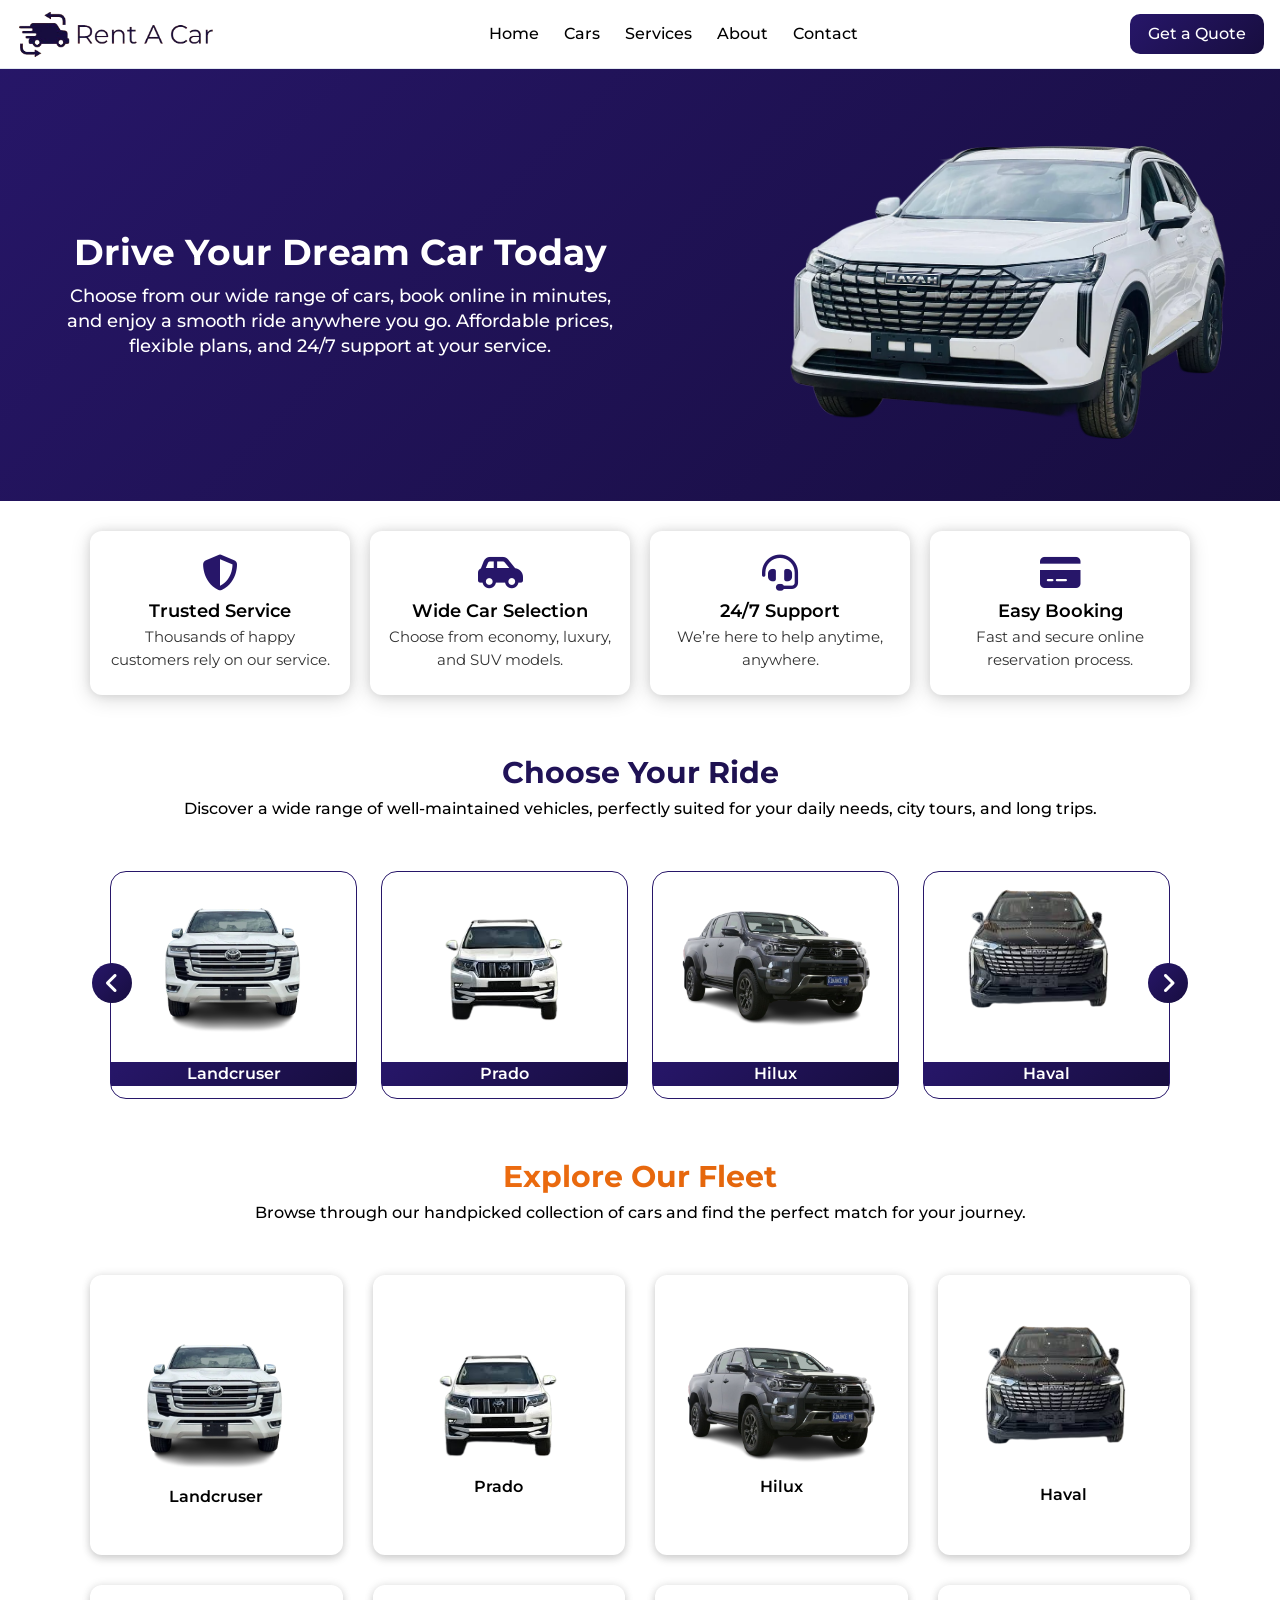
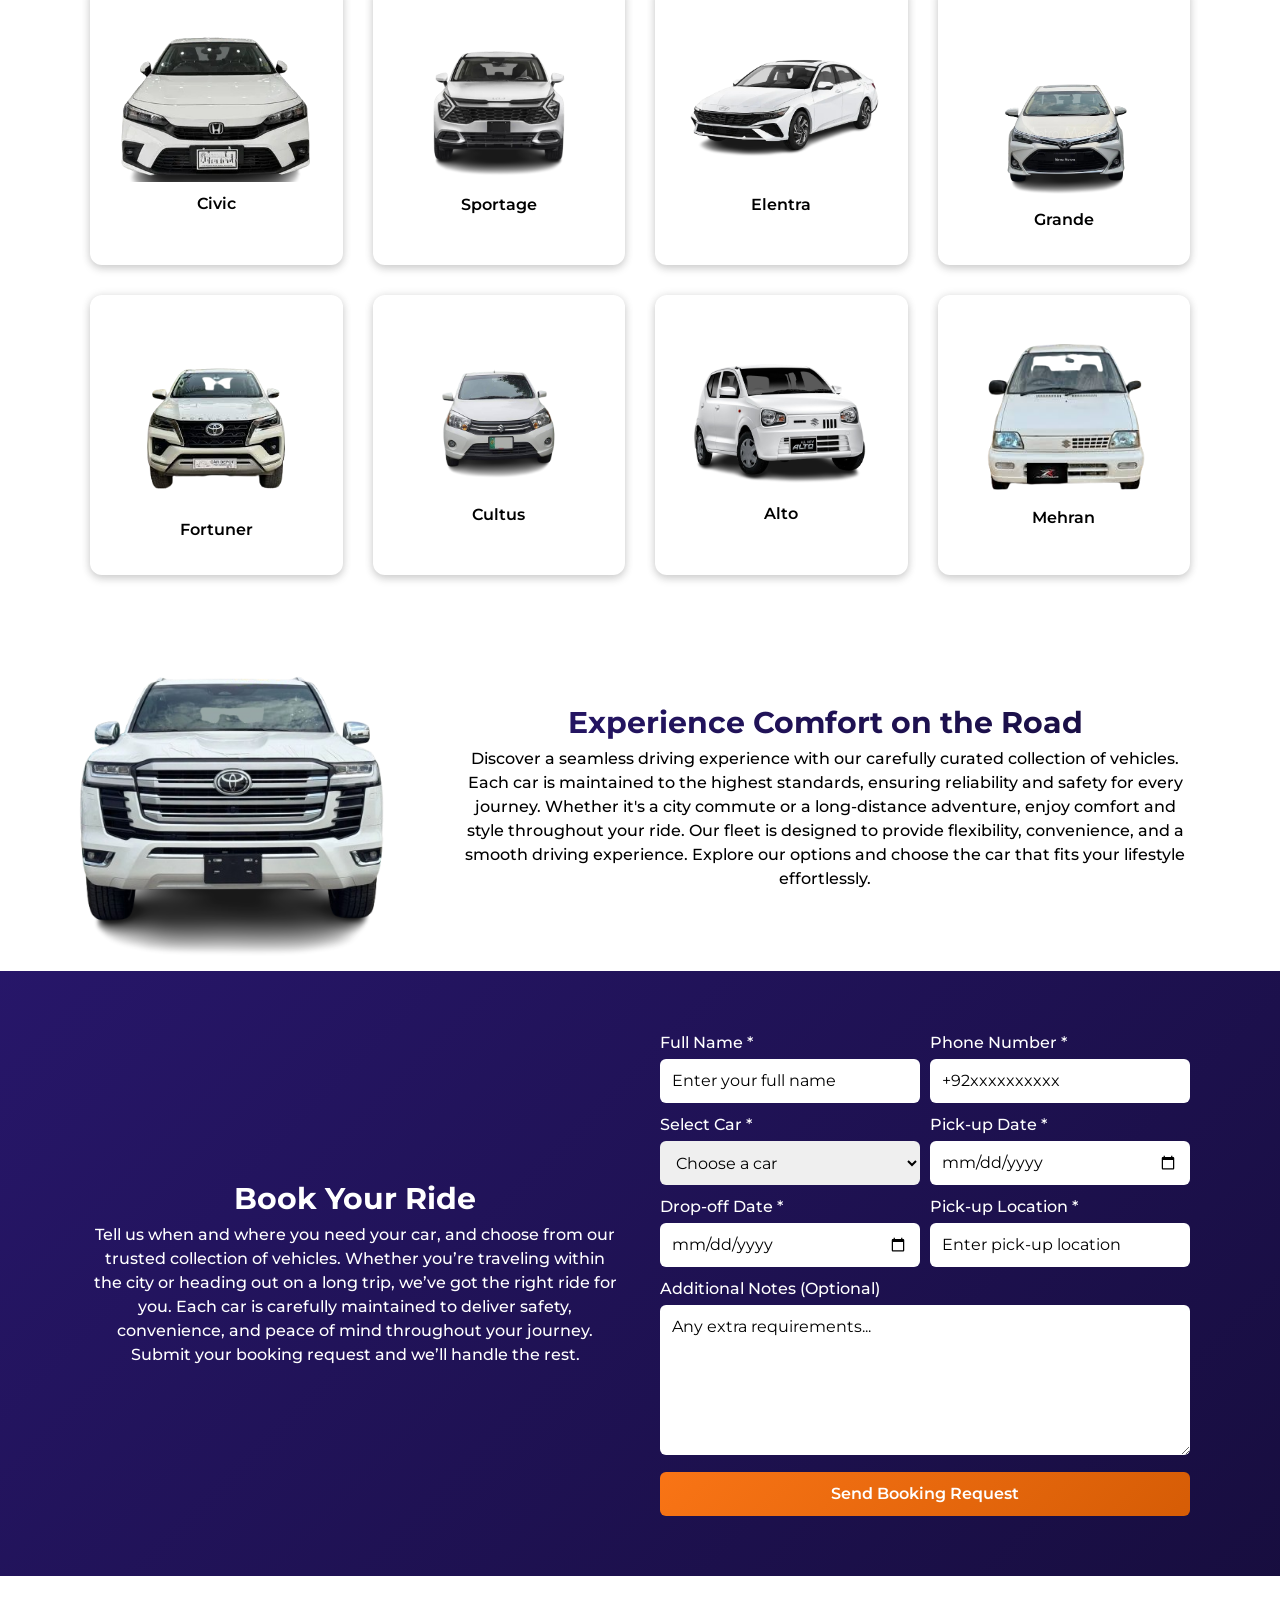
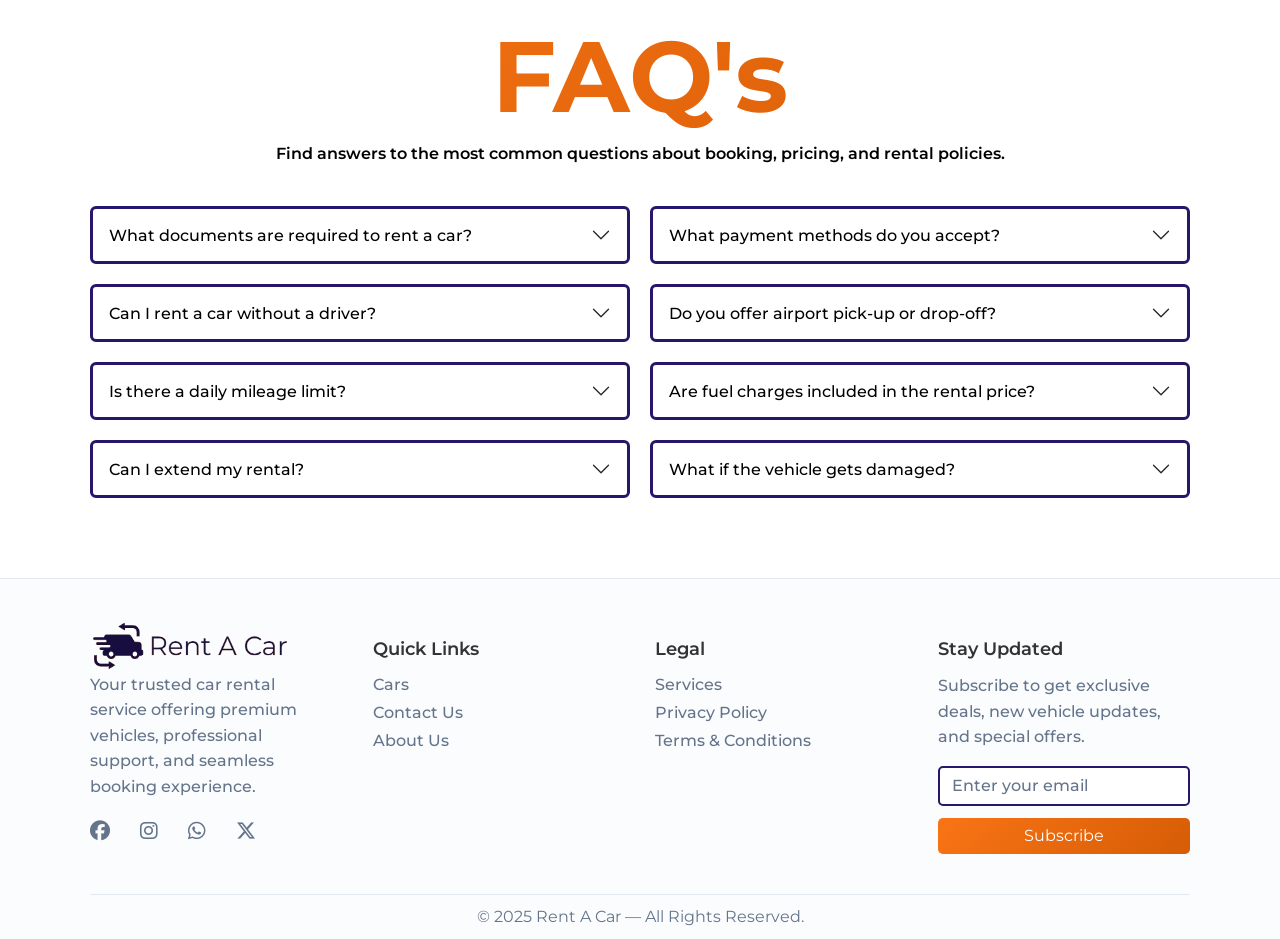
<file: index.html>
<!DOCTYPE html>
<html lang="en">
  <head>
    <meta charset="UTF-8" />
    <meta name="viewport" content="width=device-width, initial-scale=1.0" />
    <link
      href="https://fonts.googleapis.com/css2?family=Montserrat:wght@100;200;300;400;500;600;700;800;900&display=swap"
      rel="stylesheet"
    />
    <link
      href="https://cdn.jsdelivr.net/npm/bootstrap@5.3.8/dist/css/bootstrap.min.css"
      rel="stylesheet"
      integrity="sha384-sRIl4kxILFvY47J16cr9ZwB07vP4J8+LH7qKQnuqkuIAvNWLzeN8tE5YBujZqJLB"
      crossorigin="anonymous"
    />
    <link
      rel="stylesheet"
      href="https://cdnjs.cloudflare.com/ajax/libs/font-awesome/6.4.2/css/all.min.css"
      crossorigin="anonymous"
      referrerpolicy="no-referrer"
    />
    <link
      rel="stylesheet"
      href="https://cdn.jsdelivr.net/npm/swiper@11/swiper-bundle.min.css"
    />
    <link rel="stylesheet" href="assets/styles/styles.css" />
    <link rel="stylesheet" href="assets/styles/responsive.css" />
    <title>Rent A Car</title>
  </head>

  <body>
    <!-- Header -->
    <header>
      <div class="logo">
        <a href="index.html"
          ><img
            src="assets\images\rentcarlogo-removebg-preview.png"
            alt="logo"
        /></a>
      </div>
      <nav id="nav">
        <ul>
          <li><a href="index.html">Home</a></li>
          <li><a href="cars.html">Cars</a></li>
          <li><a href="services.html">Services</a></li>
          <li><a href="about.html">About</a></li>
          <li><a href="contact.html">Contact</a></li>
        </ul>
      </nav>
      <i class="fas fa-bars menu-toggle" id="menu-toggle"></i>
      <button
        type="button"
        class="get-a-quote"
        data-bs-toggle="modal"
        data-bs-target="#quoteModal"
      >
        Get a Quote
      </button>
    </header>
    <!-- Home page Banner  -->
    <section class="banner">
      <div class="textAndImage">
        <div class="heading-text">
          <h1>Drive Your Dream Car Today</h1>
          <p>
            Choose from our wide range of cars, book online in minutes, and
            enjoy a smooth ride anywhere you go. Affordable prices, flexible
            plans, and 24/7 support at your service.
          </p>
        </div>
        <div class="banner-image">
          <img
            class="img-fluid"
            src="./assets/images/haval-Picsart-BackgroundRemover.webp"
            alt="Car-Image"
          />
        </div>
      </div>
    </section>
    <!-- Main -->
    <main>
      <div class="custom-container">
        <!-- Trusted Section -->
        <section class="trust-section">
          <div class="trust-box wow animate__animated animate__bounceInDown">
            <i class="fas fa-shield-alt"></i>
            <h4>Trusted Service</h4>
            <p>Thousands of happy customers rely on our service.</p>
          </div>

          <div class="trust-box wow animate__animated animate__bounceInUp">
            <i class="fas fa-car-side"></i>
            <h4>Wide Car Selection</h4>
            <p>Choose from economy, luxury, and SUV models.</p>
          </div>

          <div class="trust-box wow animate__animated animate__bounceInDown">
            <i class="fas fa-headset"></i>
            <h4>24/7 Support</h4>
            <p>We’re here to help anytime, anywhere.</p>
          </div>

          <div class="trust-box wow animate__animated animate__bounceInUp">
            <i class="fas fa-credit-card"></i>
            <h4>Easy Booking</h4>
            <p>Fast and secure online reservation process.</p>
          </div>
        </section>

        <!-- Swiper -->
        <div class="choose-your-ride">
          <div class="heading">
            <h2>Choose Your Ride</h2>
            <p>
              Discover a wide range of well-maintained vehicles, perfectly
              suited for your daily needs, city tours, and long trips.
            </p>
          </div>
          <div class="swiper">
            <div class="swiper-wrapper">
              <div class="swiper-slide">
                <img
                  src="./assets/images/landcruser1-removebg-preview.png"
                  alt="car"
                />
                <div class="car-name">Landcruser</div>
              </div>

              <div class="swiper-slide">
                <img
                  src="./assets/images/prado1-removebg-preview.png"
                  alt="car"
                />
                <div class="car-name">Prado</div>
              </div>

              <div class="swiper-slide">
                <img
                  src="./assets/images/hilux1-removebg-preview.png"
                  alt="car"
                />
                <div class="car-name">Hilux</div>
              </div>

              <div class="swiper-slide">
                <img
                  src="./assets/images/haval1-removebg-preview.png"
                  alt="car"
                />
                <div class="car-name">Haval</div>
              </div>

              <div class="swiper-slide">
                <img
                  src="./assets/images/sportage1-removebg-preview.png"
                  alt="Car"
                />
                <div class="car-name">Kia Sportage</div>
              </div>

              <div class="swiper-slide">
                <img
                  src="./assets/images/grande1-removebg-preview.png"
                  alt="Car"
                />
                <div class="car-name">Grande</div>
              </div>

              <div class="swiper-slide">
                <img
                  src="./assets/images/civic1-removebg-preview.png"
                  alt="Car"
                />
                <div class="car-name">Civic</div>
              </div>

              <div class="swiper-slide">
                <img
                  src="./assets/images/sportage1-removebg-preview.png"
                  alt="car"
                />
                <div class="car-name">Sportage</div>
              </div>

              <div class="swiper-slide">
                <img
                  src="./assets/images/elentra1-removebg-preview.png"
                  alt="car"
                />
                <div class="car-name">Elentra</div>
              </div>

              <div class="swiper-slide">
                <img
                  src="./assets/images/fortuner1-removebg-preview.png"
                  alt="car"
                />
                <div class="car-name">Fortuner</div>
              </div>

              <div class="swiper-slide">
                <img
                  src="./assets/images/cultus1-removebg-preview.png"
                  alt="car"
                />
                <div class="car-name">Cultus</div>
              </div>

              <div class="swiper-slide">
                <img
                  src="./assets/images/mehran1-removebg-preview.png"
                  alt="car"
                />
                <div class="car-name">Mehran</div>
              </div>
            </div>

            <!-- Navigation arrows -->
            <div class="swiper-button-prev">
              <i class="fas fa-angle-left"></i>
            </div>
            <div class="swiper-button-next">
              <i class="fas fa-angle-right"></i>
            </div>
          </div>
        </div>

        <!--Explore Our Fleet  -->
        <div class="explore-our-fleet-section">
          <div class="heading">
            <h2>Explore Our Fleet</h2>
            <p>
              Browse through our handpicked collection of cars and find the
              perfect match for your journey.
            </p>
          </div>

          <div class="car-boxes">
            <div
              class="car-box"
              data-name="Toyota Land Cruiser"
              data-meta="2024 • 7 Seats • Automatic"
              data-price="₨ 50,000 / day"
              data-specs='["SUV","4x4","Petrol","AC"]'
              data-overview="Toyota Land Cruiser is a powerful and comfortable SUV perfect for long journeys, family trips and off-road adventures."
              data-features='["✔ Airbags","✔ Bluetooth","✔ Rear Camera","✔ GPS Navigation"]'
              data-images='[
       "./assets/images/landcruser1-removebg-preview.png",
       "./assets/images/landcruser2-removebg-preview.png",
       "./assets/images/landcruser3-removebg-preview.png",
       "./assets/images/landcruser4-removebg-preview.png"
     ]'
            >
              <img
                src="./assets/images/landcruser1-removebg-preview.png"
                alt="car"
              />
              <div class="car-name">Landcruser</div>
            </div>

            <div
              class="car-box"
              data-name="Toyota Prado"
              data-meta="2022 • 7 Seats • Automatic"
              data-price="₨ 20,000 / day"
              data-specs='["SUV","4x4","Diesel","AC"]'
              data-overview="The Toyota Prado is a reliable and luxurious SUV, perfect for family trips and off-road adventures."
              data-features='["✔ Airbags","✔ Rear Camera","✔ GPS Navigation","✔ Cruise Control"]'
              data-images='[
       "./assets/images/prado1-removebg-preview.png",
       "./assets/images/prado2-removebg-preview.png",
       "./assets/images/prado3-removebg-preview.png",
       "./assets/images/prado4-removebg-preview.png"
     ]'
            >
              <img
                src="./assets/images/prado1-removebg-preview.png"
                alt="car"
              />
              <div class="car-name">Prado</div>
            </div>

            <div
              class="car-box"
              data-name="Toyota Hilux"
              data-meta="2025 • 5 Seats • Automatic"
              data-price="₨ 18,000 / day"
              data-specs='["Pickup","4x4","Diesel","AC"]'
              data-overview="The Toyota Hilux is a durable and powerful pickup, ideal for off-road and heavy-duty use."
              data-features='["✔ Airbags","✔ Bluetooth","✔ Rear Camera","✔ GPS Navigation"]'
              data-images='[
       "./assets/images/hilux1-removebg-preview.png",
       "./assets/images/hilux2-removebg-preview.png",
       "./assets/images/hilux3-removebg-preview.png",
       "./assets/images/hilux4-removebg-preview.png"
     ]'
            >
              <img
                src="./assets/images/hilux1-removebg-preview.png"
                alt="car"
              />
              <div class="car-name">Hilux</div>
            </div>

            <div
              class="car-box"
              data-name="Haval H6 PHEV"
              data-meta="2023 • 5 Seats • Automatic"
              data-price="₨ 15,500 / day"
              data-specs='["SUV","AWD","Hybrid","AC"]'
              data-overview="The Haval H6 PHEV is a modern hybrid SUV combining efficiency, comfort, and advanced technology."
              data-features='["✔ Airbags","✔ Bluetooth","✔ Rear Camera","✔ GPS Navigation"]'
              data-images='[
       "./assets/images/haval1-removebg-preview.png",
       "./assets/images/haval2-removebg-preview.png",
       "./assets/images/haval3-removebg-preview.png",
       "./assets/images/haval4-removebg-preview.png"
     ]'
            >
              <img
                src="./assets/images/haval1-removebg-preview.png"
                alt="car"
              />
              <div class="car-name">Haval</div>
            </div>

            <div
              class="car-box"
              data-name="Honda Civic"
              data-meta="2023 • 5 Seats • Automatic"
              data-price="₨ 12,000 / day"
              data-specs='["Sedan","FWD","Petrol","AC"]'
              data-overview="The Honda Civic is a reliable and stylish sedan, offering comfort, performance, and advanced safety features."
              data-features='["✔ Airbags","✔ Bluetooth","✔ Rear Camera","✔ GPS Navigation"]'
              data-images='[
       "./assets/images/civic1-removebg-preview.png",
       "./assets/images/civic2-removebg-preview.png",
       "./assets/images/civic3-removebg-preview.png",
       "./assets/images/civic4-removebg-preview.png"
     ]'
            >
              <img
                src="./assets/images/civic1-removebg-preview.png"
                alt="car"
              />
              <div class="car-name">Civic</div>
            </div>

            <div
              class="car-box"
              data-name="Kia Sportage"
              data-meta="2025 • 5 Seats • Automatic"
              data-price="₨ 14,500 / day"
              data-specs='["SUV","AWD","Petrol","AC"]'
              data-overview="The Kia Sportage is a compact SUV that combines style, comfort, and modern technology for city and highway driving."
              data-features='["✔ Airbags","✔ Bluetooth","✔ Rear Camera","✔ GPS Navigation"]'
              data-images='[
       "./assets/images/sportage1-removebg-preview.png",
       "./assets/images/sportage2-removebg-preview.png",
       "./assets/images/sportage3-removebg-preview.png",
       "./assets/images/sportage4-removebg-preview.png"
     ]'
            >
              <img
                src="./assets/images/sportage1-removebg-preview.png"
                alt="car"
              />
              <div class="car-name">Sportage</div>
            </div>

            <div
              class="car-box"
              data-name="Hyundai Elantra"
              data-meta="2025 • 5 Seats • Automatic"
              data-price="₨ 12,000 / day"
              data-specs='["Sedan","FWD","Petrol","AC"]'
              data-overview="The Hyundai Elantra is a stylish and fuel-efficient sedan, perfect for city commutes and long drives."
              data-features='["✔ Airbags","✔ Bluetooth","✔ Rear Camera","✔ GPS Navigation"]'
              data-images='[
       "./assets/images/elentra1-removebg-preview.png",
       "./assets/images/elentra2-removebg-preview.png",
       "./assets/images/elentra3-removebg-preview.png",
       "./assets/images/elentra4-removebg-preview.png"
     ]'
            >
              <img
                src="./assets/images/elentra1-removebg-preview.png"
                alt="car"
              />
              <div class="car-name">Elentra</div>
            </div>

            <div
              class="car-box"
              data-name="Toyota Grande"
              data-meta="2022 • 7 Seats • Automatic"
              data-price="₨ 17,000 / day"
              data-specs='["SUV","4x2","Petrol","AC"]'
              data-overview="The Toyota Grande is a spacious and comfortable SUV, ideal for family trips and city driving."
              data-features='["✔ Airbags","✔ Bluetooth","✔ Rear Camera","✔ GPS Navigation"]'
              data-images='[
       "./assets/images/grande1-removebg-preview.png",
       "./assets/images/grande2-removebg-preview.png",
       "./assets/images/grande3-removebg-preview.png",
       "./assets/images/grande4-removebg-preview.png"
     ]'
            >
              <img
                src="./assets/images/grande1-removebg-preview.png"
                alt="car"
              />
              <div class="car-name">Grande</div>
            </div>

            <div
              class="car-box"
              data-name="Toyota Fortuner"
              data-meta="2023 • 7 Seats • Automatic"
              data-price="₨ 19,500 / day"
              data-specs='["SUV","4x4","Diesel","AC"]'
              data-overview="The Toyota Fortuner is a rugged and reliable SUV perfect for long trips and off-road adventures."
              data-features='["✔ Airbags","✔ Bluetooth","✔ Rear Camera","✔ GPS Navigation"]'
              data-images='[
       "./assets/images/fortuner1-removebg-preview.png",
       "./assets/images/fortuner2-removebg-preview.png",
       "./assets/images/fortuner3-removebg-preview.png",
       "./assets/images/fortuner4-removebg-preview.png"
     ]'
            >
              <img
                src="./assets/images/fortuner1-removebg-preview.png"
                alt="car"
              />
              <div class="car-name">Fortuner</div>
            </div>

            <div
              class="car-box"
              data-name="Suzuki Cultus"
              data-meta="2020 • 5 Seats • Manual"
              data-price="₨ 7,500 / day"
              data-specs='["Hatchback","FWD","Petrol","AC"]'
              data-overview="The Suzuki Cultus is a compact and efficient hatchback, ideal for city driving and daily commutes."
              data-features='["✔ Airbags","✔ Bluetooth","✔ Rear Camera","✔ ABS"]'
              data-images='[
       "./assets/images/cultus1-removebg-preview.png",
       "./assets/images/cultus2-removebg-preview.png",
       "./assets/images/cultus3-removebg-preview.png",
       "./assets/images/cultus4-removebg-preview.png"
     ]'
            >
              <img
                src="./assets/images/cultus1-removebg-preview.png"
                alt="car"
              />
              <div class="car-name">Cultus</div>
            </div>

            <div
              class="car-box"
              data-name="Suzuki Alto"
              data-meta="2022 • 5 Seats • Manual"
              data-price="₨ 6,500 / day"
              data-specs='["Hatchback","FWD","Petrol","AC"]'
              data-overview="The Suzuki Alto is a small and nimble city car, perfect for easy parking and fuel efficiency."
              data-features='["✔ Airbags","✔ Bluetooth","✔ Power Steering","✔ ABS"]'
              data-images='[
       "./assets/images/alto1-removebg-preview.png",
       "./assets/images/alto2-removebg-preview.png",
       "./assets/images/alto3-removebg-preview.png",
       "./assets/images/alto4-removebg-preview.png"
     ]'
            >
              <img
                src="./assets/images/alto1-removebg-preview.png"
                alt="car"
              />
              <div class="car-name">Alto</div>
            </div>

            <div
              class="car-box"
              data-name="Suzuki Mehran"
              data-meta="2018 • 5 Seats • Manual"
              data-price="₨ 3,500 / day"
              data-specs='["Hatchback","FWD","Petrol","AC"]'
              data-overview="The Suzuki Mehran is a reliable and economical hatchback, ideal for daily city use."
              data-features='["✔ Airbags","✔ Power Steering","✔ AM/FM Radio","✔ Compact Size"]'
              data-images='[
       "./assets/images/mehran1-removebg-preview.png",
       "./assets/images/mehran2-removebg-preview.png",
       "./assets/images/mehran3-removebg-preview.png",
       "./assets/images/mehran4-removebg-preview.png"
     ]'
            >
              <img
                src="./assets/images/mehran1-removebg-preview.png"
                alt="car"
              />
              <div class="car-name">Mehran</div>
            </div>
          </div>
        </div>

        <!-- Experience Comfort on the Road -->

        <div class="experience-on-road">
          <div class="car-image">
            <img
              src="./assets/images/landcruser1-removebg-preview.png"
              alt=""
            />
          </div>
          <div class="heading">
            <h2>Experience Comfort on the Road</h2>
            <p>
              Discover a seamless driving experience with our carefully curated
              collection of vehicles. Each car is maintained to the highest
              standards, ensuring reliability and safety for every journey.
              Whether it's a city commute or a long-distance adventure, enjoy
              comfort and style throughout your ride. Our fleet is designed to
              provide flexibility, convenience, and a smooth driving experience.
              Explore our options and choose the car that fits your lifestyle
              effortlessly.
            </p>
          </div>
        </div>
      </div>

      <!-- Form -->

      <div class="rent-form-container">
        <div class="rent-car-form">
          <div class="heading">
            <h2>Book Your Ride</h2>
            <p>
              Tell us when and where you need your car, and choose from our
              trusted collection of vehicles. Whether you’re traveling within
              the city or heading out on a long trip, we’ve got the right ride
              for you. Each car is carefully maintained to deliver safety,
              convenience, and peace of mind throughout your journey. Submit
              your booking request and we’ll handle the rest.
            </p>
          </div>

          <form id="rentForm">
            <div class="form-input-field">
              <div class="form-group">
                <label for="fullName">Full Name<span>*</span></label>
                <input
                  type="text"
                  id="fullName"
                  placeholder="Enter your full name"
                  autocomplete="off"
                />
              </div>

              <div class="form-group">
                <label for="phone">Phone Number<span>*</span></label>
                <input
                  type="tel"
                  id="phone"
                  placeholder="+92xxxxxxxxxx"
                  autocomplete="off"
                />
              </div>

              <div class="form-group">
                <label for="carType">Select Car<span>*</span></label>
                <select id="carType">
                  <option value="">Choose a car</option>
                  <option value="Land Cruiser">Land Cruiser</option>
                  <option value="Prado">Prado</option>
                  <option value="Civic">Civic</option>
                  <option value="Sportage">Sportage</option>
                  <option value="Alto">Alto</option>
                  <option value="Mehran">Mehran</option>
                </select>
              </div>

              <div class="form-group">
                <label for="pickUpDate">Pick-up Date<span>*</span></label>
                <input type="date" id="pickUpDate" />
              </div>

              <div class="form-group">
                <label for="dropOffDate">Drop-off Date<span>*</span></label>
                <input type="date" id="dropOffDate" />
              </div>

              <div class="form-group">
                <label for="pickUpLocation"
                  >Pick-up Location<span>*</span></label
                >
                <input
                  type="text"
                  id="pickUpLocation"
                  placeholder="Enter pick-up location"
                />
              </div>
            </div>

            <div class="form-group text-area">
              <label for="message">Additional Notes (Optional)</label>
              <textarea
                id="message"
                rows="3"
                placeholder="Any extra requirements..."
              ></textarea>
            </div>

            <button type="submit" class="btn-submit">
              Send Booking Request
            </button>
          </form>
        </div>
      </div>

      <!-- Faqs Section -->
      <section class="faq-section">
        <div class="heading">
          <h2 class="faq-heading">FAQ's</h2>
          <p class="faq-sub">
            Find answers to the most common questions about booking, pricing,
            and rental policies.
          </p>
        </div>

        <div class="faq-grid">
          <div class="accordion" id="faqAccordion">
            <div class="accordion-item custom-accordion">
              <h2 class="accordion-header">
                <button
                  class="accordion-button collapsed custom-accordion-btn"
                  type="button"
                  data-bs-toggle="collapse"
                  data-bs-target="#q1"
                >
                  What documents are required to rent a car?
                </button>
              </h2>
              <div
                id="q1"
                class="accordion-collapse collapse"
                data-bs-parent="#faqAccordion"
              >
                <div class="accordion-body custom-accordion-body">
                  You need a valid government-issued ID (CNIC/Passport) and a
                  valid driving license.
                </div>
              </div>
            </div>

            <div class="accordion-item custom-accordion">
              <h2 class="accordion-header">
                <button
                  class="accordion-button collapsed custom-accordion-btn"
                  type="button"
                  data-bs-toggle="collapse"
                  data-bs-target="#q2"
                >
                  Can I rent a car without a driver?
                </button>
              </h2>
              <div
                id="q2"
                class="accordion-collapse collapse"
                data-bs-parent="#faqAccordion"
              >
                <div class="accordion-body custom-accordion-body">
                  Yes, self-drive options are available depending on vehicle
                  type and security deposit.
                </div>
              </div>
            </div>

            <div class="accordion-item custom-accordion">
              <h2 class="accordion-header">
                <button
                  class="accordion-button collapsed custom-accordion-btn"
                  type="button"
                  data-bs-toggle="collapse"
                  data-bs-target="#q3"
                >
                  Is there a daily mileage limit?
                </button>
              </h2>
              <div
                id="q3"
                class="accordion-collapse collapse"
                data-bs-parent="#faqAccordion"
              >
                <div class="accordion-body custom-accordion-body">
                  Most rentals include a standard daily mileage limit. Extra
                  kilometers may be charged separately.
                </div>
              </div>
            </div>

            <div class="accordion-item custom-accordion">
              <h2 class="accordion-header">
                <button
                  class="accordion-button collapsed custom-accordion-btn"
                  type="button"
                  data-bs-toggle="collapse"
                  data-bs-target="#q4"
                >
                  Can I extend my rental?
                </button>
              </h2>
              <div
                id="q4"
                class="accordion-collapse collapse"
                data-bs-parent="#faqAccordion"
              >
                <div class="accordion-body custom-accordion-body">
                  Yes, contact us at least 12 hours before return time to extend
                  your booking.
                </div>
              </div>
            </div>
          </div>
          <div class="accordion" id="faqAccordion1">
            <div class="accordion-item custom-accordion">
              <h2 class="accordion-header">
                <button
                  class="accordion-button collapsed custom-accordion-btn"
                  type="button"
                  data-bs-toggle="collapse"
                  data-bs-target="#q5"
                >
                  What payment methods do you accept?
                </button>
              </h2>
              <div
                id="q5"
                class="accordion-collapse collapse"
                data-bs-parent="#faqAccordion1"
              >
                <div class="accordion-body custom-accordion-body">
                  We accept cash, bank transfer, and digital wallet payments.
                  Security deposits may apply.
                </div>
              </div>
            </div>

            <div class="accordion-item custom-accordion">
              <h2 class="accordion-header">
                <button
                  class="accordion-button collapsed custom-accordion-btn"
                  type="button"
                  data-bs-toggle="collapse"
                  data-bs-target="#q6"
                >
                  Do you offer airport pick-up or drop-off?
                </button>
              </h2>
              <div
                id="q6"
                class="accordion-collapse collapse"
                data-bs-parent="#faqAccordion1"
              >
                <div class="accordion-body custom-accordion-body">
                  Yes, airport pick-up and drop-off services are available with
                  prior booking.
                </div>
              </div>
            </div>

            <div class="accordion-item custom-accordion">
              <h2 class="accordion-header">
                <button
                  class="accordion-button collapsed custom-accordion-btn"
                  type="button"
                  data-bs-toggle="collapse"
                  data-bs-target="#q7"
                >
                  Are fuel charges included in the rental price?
                </button>
              </h2>
              <div
                id="q7"
                class="accordion-collapse collapse"
                data-bs-parent="#faqAccordion1"
              >
                <div class="accordion-body custom-accordion-body">
                  Fuel is not included. Cars must be returned with the same fuel
                  level as provided.
                </div>
              </div>
            </div>

            <div class="accordion-item custom-accordion">
              <h2 class="accordion-header">
                <button
                  class="accordion-button collapsed custom-accordion-btn"
                  type="button"
                  data-bs-toggle="collapse"
                  data-bs-target="#q8"
                >
                  What if the vehicle gets damaged?
                </button>
              </h2>
              <div
                id="q8"
                class="accordion-collapse collapse"
                data-bs-parent="#faqAccordion1"
              >
                <div class="accordion-body custom-accordion-body">
                  Any damage during rental is the renter’s responsibility unless
                  covered by insurance or agreement.
                </div>
              </div>
            </div>
          </div>
        </div>
      </section>
    </main>

    <!-- Footer -->

    <footer class="site-footer">
      <div class="custom-container">
        <div class="footer-grid">
          <div class="footer-col">
            <a href="/" class="footerLogo"
              ><img
                src="assets\images\rentcarlogo-removebg-preview.png"
                alt="Logo"
                class="footer-logo"
            /></a>
            <p class="footer-desc">
              Your trusted car rental service offering premium vehicles,
              professional support, and seamless booking experience.
            </p>
            <div class="social-icons">
              <a href="#"><i class="fab fa-facebook"></i></a>
              <a href="#"><i class="fab fa-instagram"></i></a>
              <a href="#"><i class="fab fa-whatsapp"></i></a>
              <a href="#"><i class="fab fa-x-twitter"></i></a>
            </div>
          </div>

           <div class="footer-col">
            <h3>Quick Links</h3>
            <ul>
              <li><a href="cars.html">Cars</a></li>
              <li><a href="contact.html">Contact Us</a></li>
              <li><a href="about.html">About Us</a></li>
            </ul>
          </div>

          <div class="footer-col">
            <h3>Legal</h3>
            <ul>
              <li><a href="services.html">Services</a></li>
              <li><a href="privacy-policy.html">Privacy Policy</a></li>
              <li><a href="terms-conditions.html">Terms & Conditions</a></li>
            </ul>
          </div>

          <div class="footer-col">
            <h3>Stay Updated</h3>
            <p class="footer-desc">
              Subscribe to get exclusive deals, new vehicle updates, and special
              offers.
            </p>
            <form class="footer-form">
              <input type="email" placeholder="Enter your email" required />
              <button type="submit">Subscribe</button>
            </form>
          </div>
        </div>

        <div class="footer-bottom">
          <p>© 2025 Rent A Car — All Rights Reserved.</p>
        </div>
      </div>
    </footer>

    <!-- Form Modal -->
    <div class="modal fade" id="quoteModal" tabindex="-1">
      <div class="modal-dialog">
        <div class="modal-content">
          <div class="modal-header">
            <span class="modal-logo"
              ><img
                src="assets\images\rentcarlogo-removebg-preview.png"
                alt="logo"
            /></span>
            <h5 class="modal-title">Request a Quote</h5>
            <button
              type="button"
              class="btn-close"
              data-bs-dismiss="modal"
              aria-label="Close"
            ></button>
          </div>
          <div class="modal-body">
            <form id="rentForm">
              <div class="form-input-field">
                <div class="form-group">
                  <label for="fullName">Full Name<span>*</span></label>
                  <input
                    type="text"
                    id="fullName"
                    placeholder="Enter your full name"
                    autocomplete="off"
                    required
                  />
                </div>

                <div class="form-group">
                  <label for="phone">Phone Number<span>*</span></label>
                  <input
                    type="tel"
                    id="phone"
                    placeholder="+92xxxxxxxxxx"
                    autocomplete="off"
                    required
                  />
                </div>

                <div class="form-group">
                  <label for="carType">Select Car<span>*</span></label>
                  <select id="carType" required>
                    <option value="">Choose a car</option>
                    <option value="Land Cruiser">Land Cruiser</option>
                    <option value="Prado">Prado</option>
                    <option value="Civic">Civic</option>
                    <option value="Sportage">Sportage</option>
                    <option value="Alto">Alto</option>
                    <option value="Mehran">Mehran</option>
                  </select>
                </div>

                <div class="form-group">
                  <label for="pickUpDate">Pick-up Date<span>*</span></label>
                  <input type="date" id="pickUpDate" required />
                </div>

                <div class="form-group">
                  <label for="dropOffDate">Drop-off Date<span>*</span></label>
                  <input type="date" id="dropOffDate" required />
                </div>

                <div class="form-group">
                  <label for="pickUpLocation"
                    >Pick-up Location<span>*</span></label
                  >
                  <input
                    type="text"
                    id="pickUpLocation"
                    placeholder="Enter pick-up location"
                    required
                  />
                </div>
              </div>

              <div class="form-group text-area">
                <label for="message">Additional Notes (Optional)</label>
                <textarea
                  id="message"
                  rows="3"
                  placeholder="Any extra requirements..."
                ></textarea>
              </div>

              <button type="submit" class="btn-submit">
                Send Booking Request
              </button>
            </form>
          </div>
        </div>
      </div>
    </div>

    <!-- Script -->
    <script
      src="https://cdn.jsdelivr.net/npm/bootstrap@5.3.8/dist/js/bootstrap.bundle.min.js"
      integrity="sha384-FKyoEForCGlyvwx9Hj09JcYn3nv7wiPVlz7YYwJrWVcXK/BmnVDxM+D2scQbITxI"
      crossorigin="anonymous"
    ></script>
    <script src="https://cdn.jsdelivr.net/npm/swiper@11/swiper-bundle.min.js"></script>
    <script src="assets/javascript/script.js"></script>
    <script src="assets/javascript/dynamic-data.js"></script>
  </body>
</html>
</file>
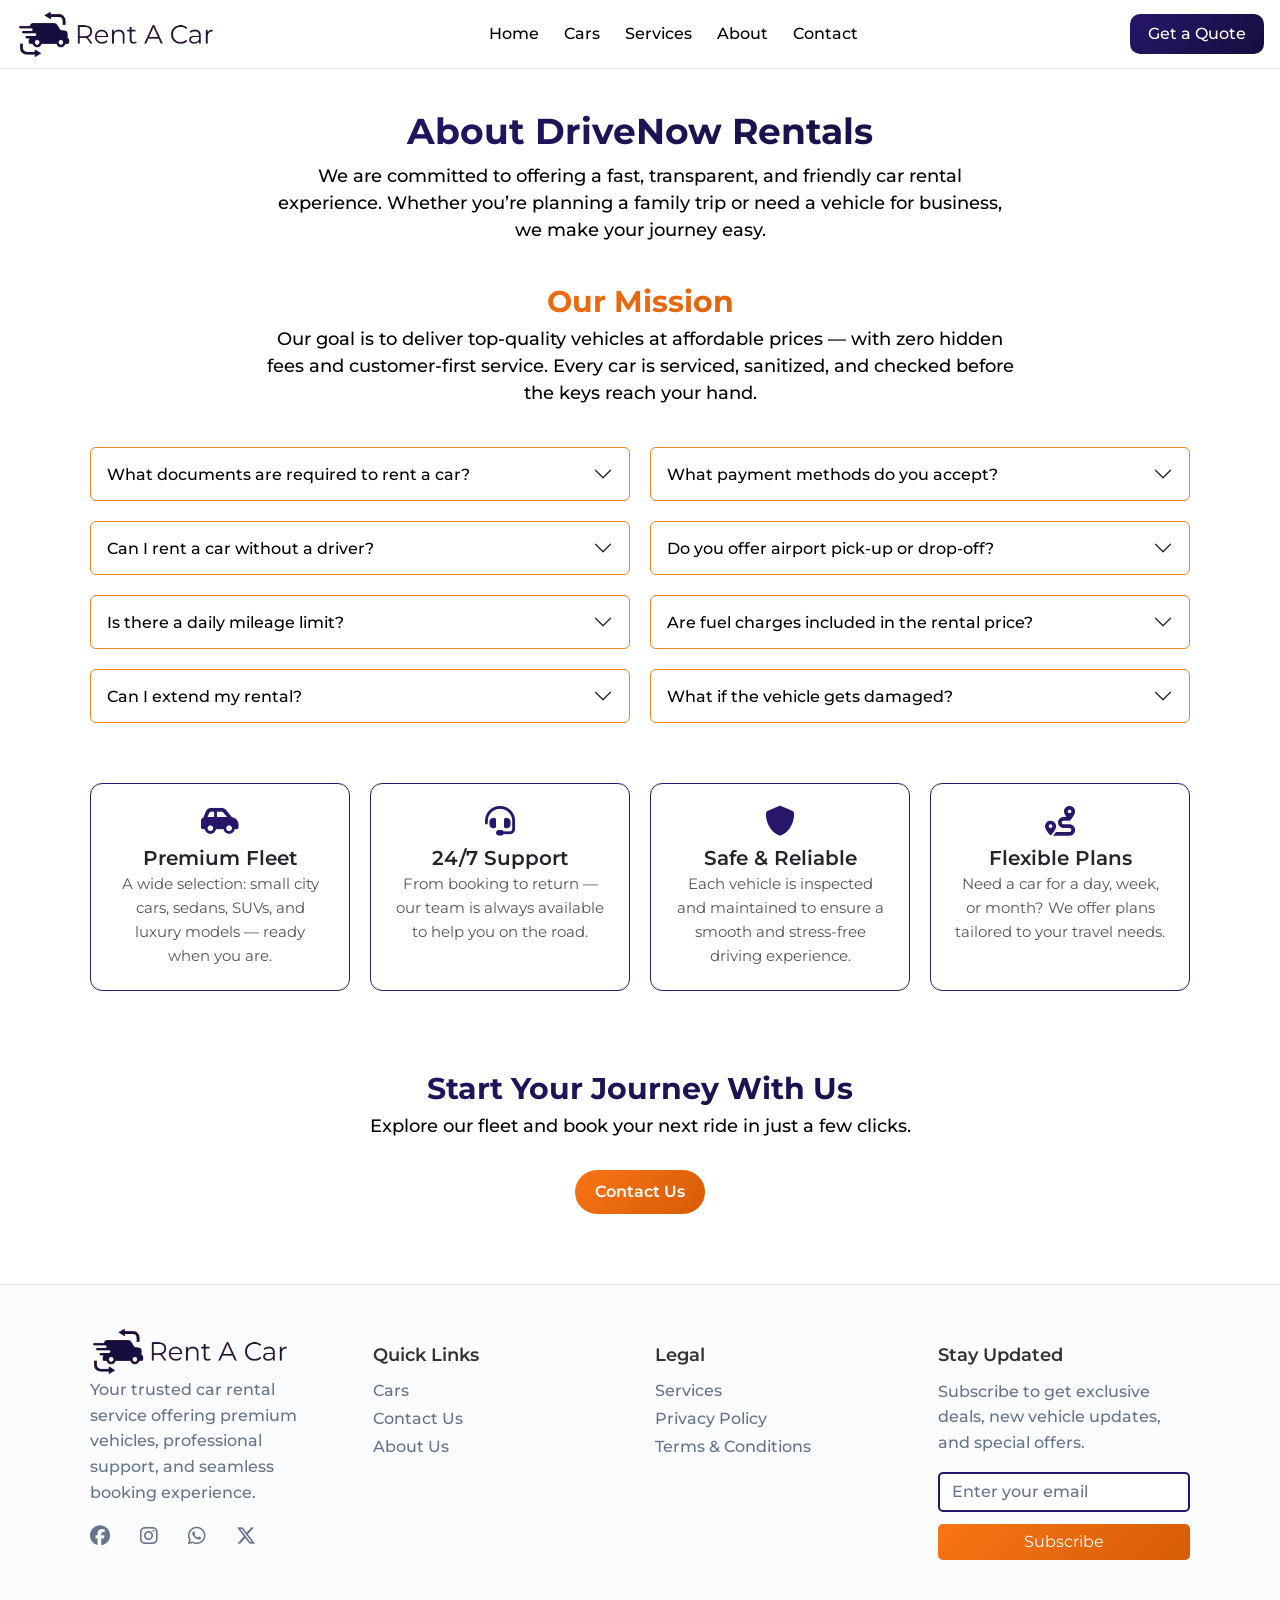
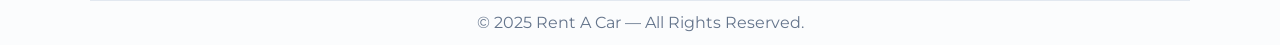
<file: about.html>
<!DOCTYPE html>
<html lang="en">
  <head>
    <meta charset="UTF-8" />
    <meta name="viewport" content="width=device-width, initial-scale=1.0" />
    <link
      href="https://fonts.googleapis.com/css2?family=Montserrat:wght@100;200;300;400;500;600;700;800;900&display=swap"
      rel="stylesheet"
    />
    <link
      href="https://cdn.jsdelivr.net/npm/bootstrap@5.3.8/dist/css/bootstrap.min.css"
      rel="stylesheet"
      integrity="sha384-sRIl4kxILFvY47J16cr9ZwB07vP4J8+LH7qKQnuqkuIAvNWLzeN8tE5YBujZqJLB"
      crossorigin="anonymous"
    />
    <link
      rel="stylesheet"
      href="https://cdnjs.cloudflare.com/ajax/libs/font-awesome/6.4.2/css/all.min.css"
      crossorigin="anonymous"
      referrerpolicy="no-referrer"
    />
    <link
      rel="stylesheet"
      href="https://cdn.jsdelivr.net/npm/swiper@11/swiper-bundle.min.css"
    />
    <link rel="stylesheet" href="assets/styles/styles.css" />
    <link rel="stylesheet" href="assets/styles/responsive.css" />
    <title>About Us</title>
  </head>

  <body>
    <!-- Header -->
    <header>
      <div class="logo">
        <a href="index.html"
          ><img
            src="assets\images\rentcarlogo-removebg-preview.png"
            alt="logo"
        /></a>
      </div>
      <nav id="nav">
        <ul>
          <li><a href="index.html">Home</a></li>
          <li><a href="cars.html">Cars</a></li>
          <li><a href="services.html">Services</a></li>
          <li><a href="about.html">About</a></li>
          <li><a href="contact.html">Contact</a></li>
        </ul>
      </nav>
      <i class="fas fa-bars menu-toggle" id="menu-toggle"></i>
      <button
        type="button"
        class="get-a-quote"
        data-bs-toggle="modal"
        data-bs-target="#quoteModal"
      >
        Get a Quote
      </button>
    </header>
    <!-- main -->

    <main>
      <div class="about-page">
        <div class="heading">
          <h1>About DriveNow Rentals</h1>
          <p>
            We are committed to offering a fast, transparent, and friendly car
            rental experience. Whether you’re planning a family trip or need a
            vehicle for business, we make your journey easy.
          </p>
        </div>

        <div class="about-content">
          <!-- Mission -->
          <div class="heading">
            <h2>Our Mission</h2>
            <p>
              Our goal is to deliver top-quality vehicles at affordable prices —
              with zero hidden fees and customer-first service. Every car is
              serviced, sanitized, and checked before the keys reach your hand.
            </p>
          </div>

          <div class="faq-section">
            <div class="faq-grid">
              <div class="accordion" id="faqAccordion">
                <div class="accordion-item custom-accordion">
                  <h2 class="accordion-header">
                    <button
                      class="accordion-button collapsed custom-accordion-btn"
                      type="button"
                      data-bs-toggle="collapse"
                      data-bs-target="#q1"
                    >
                      What documents are required to rent a car?
                    </button>
                  </h2>
                  <div
                    id="q1"
                    class="accordion-collapse collapse"
                    data-bs-parent="#faqAccordion"
                  >
                    <div class="accordion-body custom-accordion-body">
                      You need a valid government-issued ID (CNIC/Passport) and
                      a valid driving license.
                    </div>
                  </div>
                </div>

                <div class="accordion-item custom-accordion">
                  <h2 class="accordion-header">
                    <button
                      class="accordion-button collapsed custom-accordion-btn"
                      type="button"
                      data-bs-toggle="collapse"
                      data-bs-target="#q2"
                    >
                      Can I rent a car without a driver?
                    </button>
                  </h2>
                  <div
                    id="q2"
                    class="accordion-collapse collapse"
                    data-bs-parent="#faqAccordion"
                  >
                    <div class="accordion-body custom-accordion-body">
                      Yes, self-drive options are available depending on vehicle
                      type and security deposit.
                    </div>
                  </div>
                </div>

                <div class="accordion-item custom-accordion">
                  <h2 class="accordion-header">
                    <button
                      class="accordion-button collapsed custom-accordion-btn"
                      type="button"
                      data-bs-toggle="collapse"
                      data-bs-target="#q3"
                    >
                      Is there a daily mileage limit?
                    </button>
                  </h2>
                  <div
                    id="q3"
                    class="accordion-collapse collapse"
                    data-bs-parent="#faqAccordion"
                  >
                    <div class="accordion-body custom-accordion-body">
                      Most rentals include a standard daily mileage limit. Extra
                      kilometers may be charged separately.
                    </div>
                  </div>
                </div>

                <div class="accordion-item custom-accordion">
                  <h2 class="accordion-header">
                    <button
                      class="accordion-button collapsed custom-accordion-btn"
                      type="button"
                      data-bs-toggle="collapse"
                      data-bs-target="#q4"
                    >
                      Can I extend my rental?
                    </button>
                  </h2>
                  <div
                    id="q4"
                    class="accordion-collapse collapse"
                    data-bs-parent="#faqAccordion"
                  >
                    <div class="accordion-body custom-accordion-body">
                      Yes, contact us at least 12 hours before return time to
                      extend your booking.
                    </div>
                  </div>
                </div>
              </div>
              <div class="accordion" id="faqAccordion1">
                <div class="accordion-item custom-accordion">
                  <h2 class="accordion-header">
                    <button
                      class="accordion-button collapsed custom-accordion-btn"
                      type="button"
                      data-bs-toggle="collapse"
                      data-bs-target="#q5"
                    >
                      What payment methods do you accept?
                    </button>
                  </h2>
                  <div
                    id="q5"
                    class="accordion-collapse collapse"
                    data-bs-parent="#faqAccordion1"
                  >
                    <div class="accordion-body custom-accordion-body">
                      We accept cash, bank transfer, and digital wallet
                      payments. Security deposits may apply.
                    </div>
                  </div>
                </div>

                <div class="accordion-item custom-accordion">
                  <h2 class="accordion-header">
                    <button
                      class="accordion-button collapsed custom-accordion-btn"
                      type="button"
                      data-bs-toggle="collapse"
                      data-bs-target="#q6"
                    >
                      Do you offer airport pick-up or drop-off?
                    </button>
                  </h2>
                  <div
                    id="q6"
                    class="accordion-collapse collapse"
                    data-bs-parent="#faqAccordion1"
                  >
                    <div class="accordion-body custom-accordion-body">
                      Yes, airport pick-up and drop-off services are available
                      with prior booking.
                    </div>
                  </div>
                </div>

                <div class="accordion-item custom-accordion">
                  <h2 class="accordion-header">
                    <button
                      class="accordion-button collapsed custom-accordion-btn"
                      type="button"
                      data-bs-toggle="collapse"
                      data-bs-target="#q7"
                    >
                      Are fuel charges included in the rental price?
                    </button>
                  </h2>
                  <div
                    id="q7"
                    class="accordion-collapse collapse"
                    data-bs-parent="#faqAccordion1"
                  >
                    <div class="accordion-body custom-accordion-body">
                      Fuel is not included. Cars must be returned with the same
                      fuel level as provided.
                    </div>
                  </div>
                </div>

                <div class="accordion-item custom-accordion">
                  <h2 class="accordion-header">
                    <button
                      class="accordion-button collapsed custom-accordion-btn"
                      type="button"
                      data-bs-toggle="collapse"
                      data-bs-target="#q8"
                    >
                      What if the vehicle gets damaged?
                    </button>
                  </h2>
                  <div
                    id="q8"
                    class="accordion-collapse collapse"
                    data-bs-parent="#faqAccordion1"
                  >
                    <div class="accordion-body custom-accordion-body">
                      Any damage during rental is the renter’s responsibility
                      unless covered by insurance or agreement.
                    </div>
                  </div>
                </div>
              </div>
            </div>
          </div>

          <!-- Grid Cards -->
          <section class="about-grid">
            <div class="about-box">
              <i class="fa-solid fa-car-side"></i>
              <h3>Premium Fleet</h3>
              <p>
                A wide selection: small city cars, sedans, SUVs, and luxury
                models — ready when you are.
              </p>
            </div>

            <div class="about-box">
              <i class="fa-solid fa-headset"></i>
              <h3>24/7 Support</h3>
              <p>
                From booking to return — our team is always available to help
                you on the road.
              </p>
            </div>

            <div class="about-box">
              <i class="fa-solid fa-shield"></i>
              <h3>Safe & Reliable</h3>
              <p>
                Each vehicle is inspected and maintained to ensure a smooth and
                stress-free driving experience.
              </p>
            </div>

            <div class="about-box">
              <i class="fa-solid fa-route"></i>
              <h3>Flexible Plans</h3>
              <p>
                Need a car for a day, week, or month? We offer plans tailored to
                your travel needs.
              </p>
            </div>
          </section>

          <!-- CTA -->
          <section class="about-cta">
            <h2>Start Your Journey With Us</h2>
            <p>
              Explore our fleet and book your next ride in just a few clicks.
            </p>
            <a href="contact.html" class="cta-btn"> Contact Us </a>
          </section>
        </div>
      </div>
    </main>

    <!-- Footer -->

    <footer class="site-footer">
      <div class="custom-container">
        <div class="footer-grid">
          <div class="footer-col">
            <a href="/" class="footerLogo"
              ><img
                src="assets\images\rentcarlogo-removebg-preview.png"
                alt="Logo"
                class="footer-logo"
            /></a>
            <p class="footer-desc">
              Your trusted car rental service offering premium vehicles,
              professional support, and seamless booking experience.
            </p>
            <div class="social-icons">
              <a href="#"><i class="fab fa-facebook"></i></a>
              <a href="#"><i class="fab fa-instagram"></i></a>
              <a href="#"><i class="fab fa-whatsapp"></i></a>
              <a href="#"><i class="fab fa-x-twitter"></i></a>
            </div>
          </div>

          <div class="footer-col">
            <h3>Quick Links</h3>
            <ul>
              <li><a href="cars.html">Cars</a></li>
              <li><a href="contact.html">Contact Us</a></li>
              <li><a href="about.html">About Us</a></li>
            </ul>
          </div>

          <div class="footer-col">
            <h3>Legal</h3>
            <ul>
              <li><a href="services.html">Services</a></li>
              <li><a href="privacy-policy.html">Privacy Policy</a></li>
              <li><a href="terms-conditions.html">Terms & Conditions</a></li>
            </ul>
          </div>

          <div class="footer-col">
            <h3>Stay Updated</h3>
            <p class="footer-desc">
              Subscribe to get exclusive deals, new vehicle updates, and special
              offers.
            </p>
            <form class="footer-form">
              <input type="email" placeholder="Enter your email" required />
              <button type="submit">Subscribe</button>
            </form>
          </div>
        </div>

        <div class="footer-bottom">
          <p>© 2025 Rent A Car — All Rights Reserved.</p>
        </div>
      </div>
    </footer>

    <!-- Form Modal -->
    <div class="modal fade" id="quoteModal" tabindex="-1">
      <div class="modal-dialog">
        <div class="modal-content">
          <div class="modal-header">
            <span class="modal-logo"
              ><img
                src="assets\images\rentcarlogo-removebg-preview.png"
                alt="logo"
            /></span>
            <h5 class="modal-title">Request a Quote</h5>
            <button
              type="button"
              class="btn-close"
              data-bs-dismiss="modal"
              aria-label="Close"
            ></button>
          </div>
          <div class="modal-body">
            <form id="rentForm">
              <div class="form-input-field">
                <div class="form-group">
                  <label for="fullName">Full Name<span>*</span></label>
                  <input
                    type="text"
                    id="fullName"
                    placeholder="Enter your full name"
                    autocomplete="off"
                    required
                  />
                </div>

                <div class="form-group">
                  <label for="phone">Phone Number<span>*</span></label>
                  <input
                    type="tel"
                    id="phone"
                    placeholder="+92xxxxxxxxxx"
                    autocomplete="off"
                    required
                  />
                </div>

                <div class="form-group">
                  <label for="carType">Select Car<span>*</span></label>
                  <select id="carType" required>
                    <option value="">Choose a car</option>
                    <option value="Land Cruiser">Land Cruiser</option>
                    <option value="Prado">Prado</option>
                    <option value="Civic">Civic</option>
                    <option value="Sportage">Sportage</option>
                    <option value="Alto">Alto</option>
                    <option value="Mehran">Mehran</option>
                  </select>
                </div>

                <div class="form-group">
                  <label for="pickUpDate">Pick-up Date<span>*</span></label>
                  <input type="date" id="pickUpDate" required />
                </div>

                <div class="form-group">
                  <label for="dropOffDate">Drop-off Date<span>*</span></label>
                  <input type="date" id="dropOffDate" required />
                </div>

                <div class="form-group">
                  <label for="pickUpLocation"
                    >Pick-up Location<span>*</span></label
                  >
                  <input
                    type="text"
                    id="pickUpLocation"
                    placeholder="Enter pick-up location"
                    required
                  />
                </div>
              </div>

              <div class="form-group text-area">
                <label for="message">Additional Notes (Optional)</label>
                <textarea
                  id="message"
                  rows="3"
                  placeholder="Any extra requirements..."
                ></textarea>
              </div>

              <button type="submit" class="btn-submit">
                Send Booking Request
              </button>
            </form>
          </div>
        </div>
      </div>
    </div>

    <!-- Script -->
    <script
      src="https://cdn.jsdelivr.net/npm/bootstrap@5.3.8/dist/js/bootstrap.bundle.min.js"
      integrity="sha384-FKyoEForCGlyvwx9Hj09JcYn3nv7wiPVlz7YYwJrWVcXK/BmnVDxM+D2scQbITxI"
      crossorigin="anonymous"
    ></script>
    <script src="https://cdn.jsdelivr.net/npm/swiper@11/swiper-bundle.min.js"></script>
    <script src="assets/javascript/script.js"></script>
  </body>
</html>
</file>
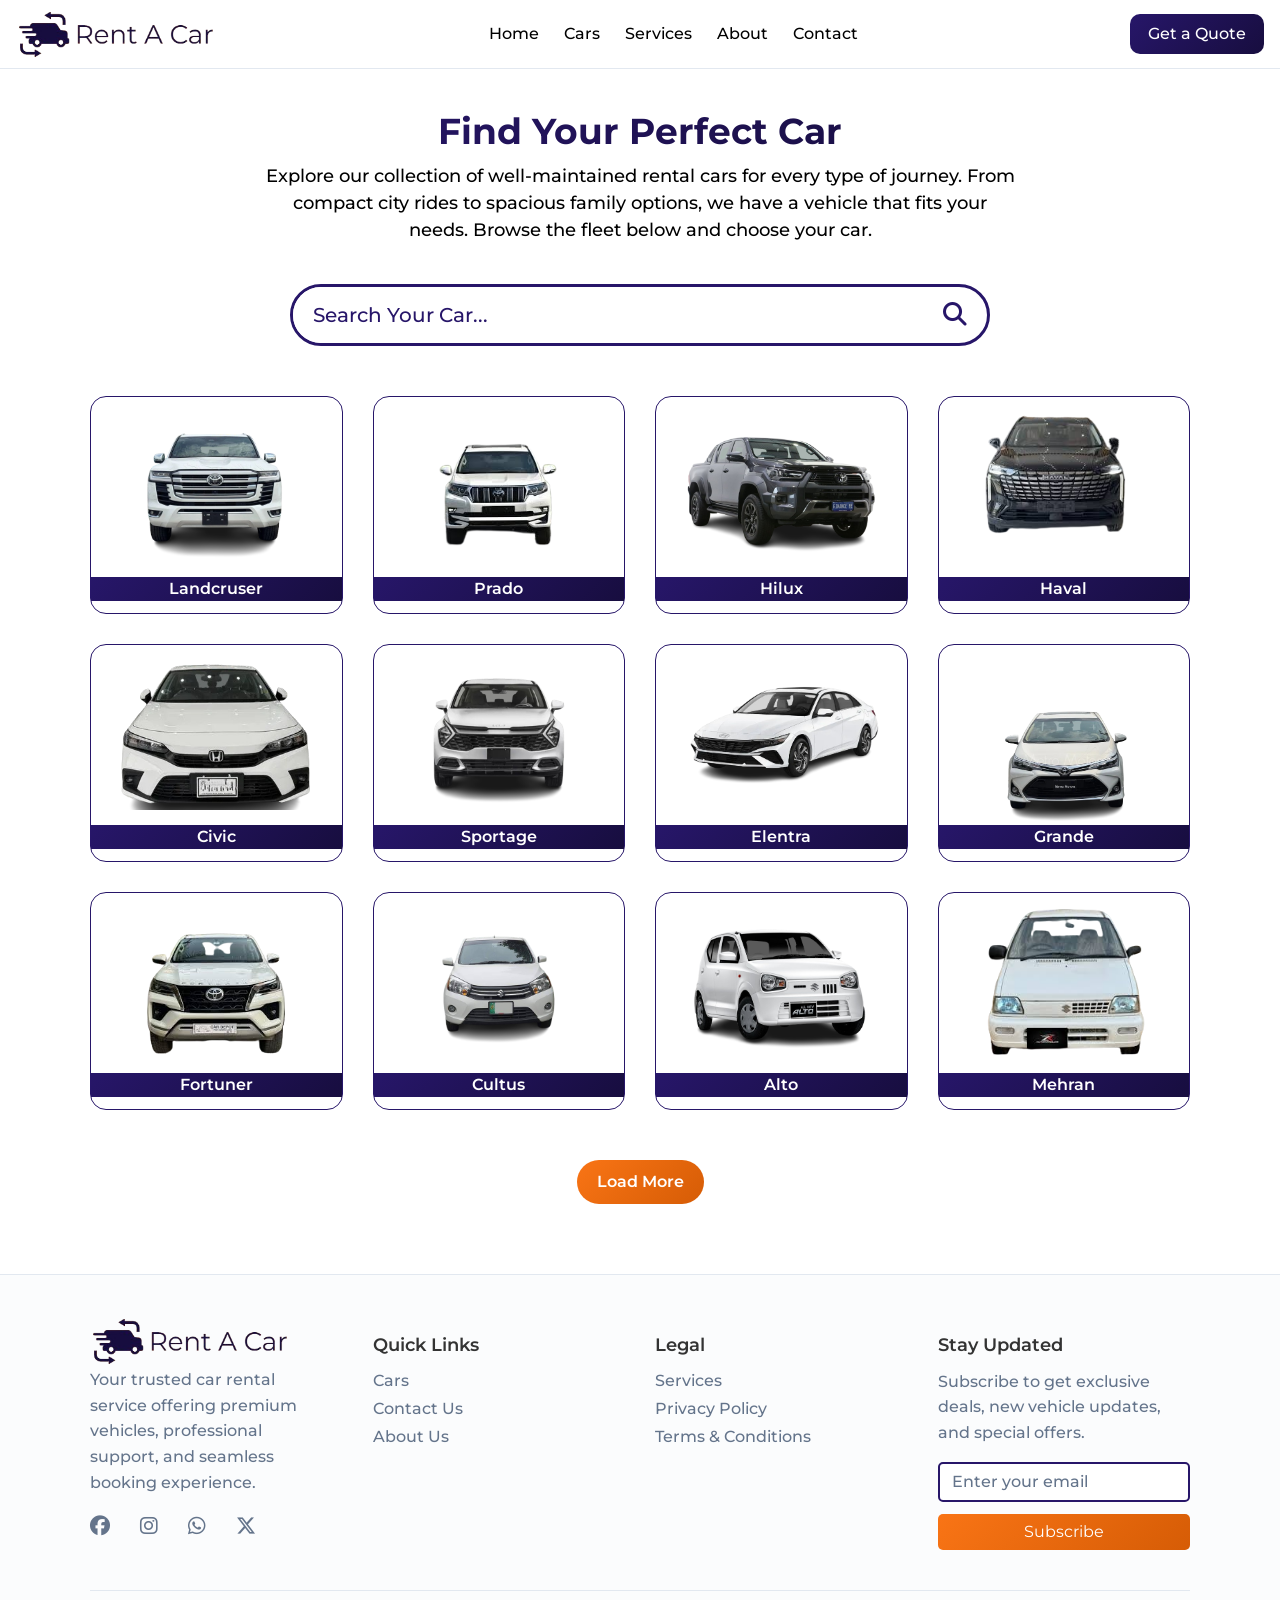
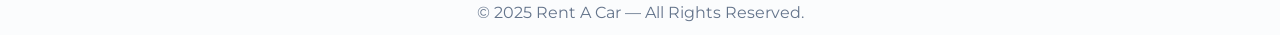
<file: cars.html>
<!DOCTYPE html>
<html lang="en">
  <head>
    <meta charset="UTF-8" />
    <meta name="viewport" content="width=device-width, initial-scale=1.0" />
    <link
      href="https://fonts.googleapis.com/css2?family=Montserrat:wght@100;200;300;400;500;600;700;800;900&display=swap"
      rel="stylesheet"
    />
    <link
      href="https://cdn.jsdelivr.net/npm/bootstrap@5.3.8/dist/css/bootstrap.min.css"
      rel="stylesheet"
      integrity="sha384-sRIl4kxILFvY47J16cr9ZwB07vP4J8+LH7qKQnuqkuIAvNWLzeN8tE5YBujZqJLB"
      crossorigin="anonymous"
    />
    <link
      rel="stylesheet"
      href="https://cdnjs.cloudflare.com/ajax/libs/font-awesome/6.4.2/css/all.min.css"
      crossorigin="anonymous"
      referrerpolicy="no-referrer"
    />
    <link
      rel="stylesheet"
      href="https://cdn.jsdelivr.net/npm/swiper@11/swiper-bundle.min.css"
    />
    <link rel="stylesheet" href="assets/styles/styles.css" />
    <link rel="stylesheet" href="assets/styles/responsive.css" />
    <title>Cars</title>
  </head>

  <body>
    <!-- Header -->
    <header>
      <div class="logo">
        <a href="index.html"
          ><img
            src="assets\images\rentcarlogo-removebg-preview.png"
            alt="logo"
        /></a>
      </div>
      <nav id="nav">
        <ul>
          <li><a href="index.html">Home</a></li>
          <li><a href="cars.html">Cars</a></li>
          <li><a href="services.html">Services</a></li>
          <li><a href="about.html">About</a></li>
          <li><a href="contact.html">Contact</a></li>
        </ul>
      </nav>
      <i class="fas fa-bars menu-toggle" id="menu-toggle"></i>
      <button
        type="button"
        class="get-a-quote"
        data-bs-toggle="modal"
        data-bs-target="#quoteModal"
      >
        Get a Quote
      </button>
    </header>

    <!-- main -->
    <main>
      <div class="cars-page">
        <div class="custom-container">
          <!-- Heading -->
          <div class="heading">
            <h1>Find Your Perfect Car</h1>
            <p>
              Explore our collection of well-maintained rental cars for every
              type of journey. From compact city rides to spacious family
              options, we have a vehicle that fits your needs. Browse the fleet
              below and choose your car.
            </p>
          </div>

          <!-- Search -->
          <div class="cars-search">
            <div class="search-input">
              <input
                type="text"
                id="carSearch"
                placeholder="Search Your Car..."
                autocomplete="off"
              />
              <span><i class="fa-solid fa-magnifying-glass"></i></span>
            </div>
          </div>

          <!-- Cars Grid -->
          <div class="cars-grid" id="carsGrid">
            <div
              class="car-card car-box"
              data-name="Toyota Land Cruiser"
              data-meta="2024 • 7 Seats • Automatic"
              data-price="₨ 50,000 / day"
              data-specs='["SUV","4x4","Petrol","AC"]'
              data-overview="Toyota Land Cruiser is a powerful and comfortable SUV perfect for long journeys, family trips and off-road adventures."
              data-features='["✔ Airbags","✔ Bluetooth","✔ Rear Camera","✔ GPS Navigation"]'
              data-images='[
       "./assets/images/landcruser1-removebg-preview.png",
       "./assets/images/landcruser2-removebg-preview.png",
       "./assets/images/landcruser3-removebg-preview.png",
       "./assets/images/landcruser4-removebg-preview.png"
     ]'
            >
              <img
                src="./assets/images/landcruser1-removebg-preview.png"
                alt="car"
              />
              <div class="car-name">Landcruser</div>
            </div>

            <div
              class="car-card car-box"
              data-name="Toyota Prado"
              data-meta="2022 • 7 Seats • Automatic"
              data-price="₨ 20,000 / day"
              data-specs='["SUV","4x4","Diesel","AC"]'
              data-overview="The Toyota Prado is a reliable and luxurious SUV, perfect for family trips and off-road adventures."
              data-features='["✔ Airbags","✔ Rear Camera","✔ GPS Navigation","✔ Cruise Control"]'
              data-images='[
       "./assets/images/prado1-removebg-preview.png",
       "./assets/images/prado2-removebg-preview.png",
       "./assets/images/prado3-removebg-preview.png",
       "./assets/images/prado4-removebg-preview.png"
     ]'
            >
              <img
                src="./assets/images/prado1-removebg-preview.png"
                alt="car"
              />
              <div class="car-name">Prado</div>
            </div>

            <div
              class="car-card car-box"
              data-name="Toyota Hilux"
              data-meta="2025 • 5 Seats • Automatic"
              data-price="₨ 18,000 / day"
              data-specs='["Pickup","4x4","Diesel","AC"]'
              data-overview="The Toyota Hilux is a durable and powerful pickup, ideal for off-road and heavy-duty use."
              data-features='["✔ Airbags","✔ Bluetooth","✔ Rear Camera","✔ GPS Navigation"]'
              data-images='[
       "./assets/images/hilux1-removebg-preview.png",
       "./assets/images/hilux2-removebg-preview.png",
       "./assets/images/hilux3-removebg-preview.png",
       "./assets/images/hilux4-removebg-preview.png"
     ]'
            >
              <img
                src="./assets/images/hilux1-removebg-preview.png"
                alt="car"
              />
              <div class="car-name">Hilux</div>
            </div>
            <div
              class="car-card car-box"
              data-name="Haval H6 PHEV"
              data-meta="2023 • 5 Seats • Automatic"
              data-price="₨ 15,500 / day"
              data-specs='["SUV","AWD","Hybrid","AC"]'
              data-overview="The Haval H6 PHEV is a modern hybrid SUV combining efficiency, comfort, and advanced technology."
              data-features='["✔ Airbags","✔ Bluetooth","✔ Rear Camera","✔ GPS Navigation"]'
              data-images='[
       "./assets/images/haval1-removebg-preview.png",
       "./assets/images/haval2-removebg-preview.png",
       "./assets/images/haval3-removebg-preview.png",
       "./assets/images/haval4-removebg-preview.png"
     ]'
            >
              <img
                src="./assets/images/haval1-removebg-preview.png"
                alt="car"
              />
              <div class="car-name">Haval</div>
            </div>

            <div
              class="car-card car-box"
              data-name="Honda Civic"
              data-meta="2023 • 5 Seats • Automatic"
              data-price="₨ 12,000 / day"
              data-specs='["Sedan","FWD","Petrol","AC"]'
              data-overview="The Honda Civic is a reliable and stylish sedan, offering comfort, performance, and advanced safety features."
              data-features='["✔ Airbags","✔ Bluetooth","✔ Rear Camera","✔ GPS Navigation"]'
              data-images='[
       "./assets/images/civic1-removebg-preview.png",
       "./assets/images/civic2-removebg-preview.png",
       "./assets/images/civic3-removebg-preview.png",
       "./assets/images/civic4-removebg-preview.png"
     ]'
            >
              <img
                src="./assets/images/civic1-removebg-preview.png"
                alt="car"
              />
              <div class="car-name">Civic</div>
            </div>

            <div
              class="car-card car-box"
              data-name="Kia Sportage"
              data-meta="2025 • 5 Seats • Automatic"
              data-price="₨ 14,500 / day"
              data-specs='["SUV","AWD","Petrol","AC"]'
              data-overview="The Kia Sportage is a compact SUV that combines style, comfort, and modern technology for city and highway driving."
              data-features='["✔ Airbags","✔ Bluetooth","✔ Rear Camera","✔ GPS Navigation"]'
              data-images='[
       "./assets/images/sportage1-removebg-preview.png",
       "./assets/images/sportage2-removebg-preview.png",
       "./assets/images/sportage3-removebg-preview.png",
       "./assets/images/sportage4-removebg-preview.png"
     ]'
            >
              <img
                src="./assets/images/sportage1-removebg-preview.png"
                alt="car"
              />
              <div class="car-name">Sportage</div>
            </div>

            <div
              class="car-card car-box"
              data-name="Hyundai Elantra"
              data-meta="2025 • 5 Seats • Automatic"
              data-price="₨ 12,000 / day"
              data-specs='["Sedan","FWD","Petrol","AC"]'
              data-overview="The Hyundai Elantra is a stylish and fuel-efficient sedan, perfect for city commutes and long drives."
              data-features='["✔ Airbags","✔ Bluetooth","✔ Rear Camera","✔ GPS Navigation"]'
              data-images='[
       "./assets/images/elentra1-removebg-preview.png",
       "./assets/images/elentra2-removebg-preview.png",
       "./assets/images/elentra3-removebg-preview.png",
       "./assets/images/elentra4-removebg-preview.png"
     ]'
            >
              <img
                src="./assets/images/elentra1-removebg-preview.png"
                alt="car"
              />
              <div class="car-name">Elentra</div>
            </div>

            <div
              class="car-card car-box"
              data-name="Toyota Grande"
              data-meta="2022 • 7 Seats • Automatic"
              data-price="₨ 17,000 / day"
              data-specs='["SUV","4x2","Petrol","AC"]'
              data-overview="The Toyota Grande is a spacious and comfortable SUV, ideal for family trips and city driving."
              data-features='["✔ Airbags","✔ Bluetooth","✔ Rear Camera","✔ GPS Navigation"]'
              data-images='[
       "./assets/images/grande1-removebg-preview.png",
       "./assets/images/grande2-removebg-preview.png",
       "./assets/images/grande3-removebg-preview.png",
       "./assets/images/grande4-removebg-preview.png"
     ]'
            >
              <img
                src="./assets/images/grande1-removebg-preview.png"
                alt="car"
              />
              <div class="car-name">Grande</div>
            </div>

            <div
              class="car-card car-box"
              data-name="Toyota Fortuner"
              data-meta="2023 • 7 Seats • Automatic"
              data-price="₨ 19,500 / day"
              data-specs='["SUV","4x4","Diesel","AC"]'
              data-overview="The Toyota Fortuner is a rugged and reliable SUV perfect for long trips and off-road adventures."
              data-features='["✔ Airbags","✔ Bluetooth","✔ Rear Camera","✔ GPS Navigation"]'
              data-images='[
       "./assets/images/fortuner1-removebg-preview.png",
       "./assets/images/fortuner2-removebg-preview.png",
       "./assets/images/fortuner3-removebg-preview.png",
       "./assets/images/fortuner4-removebg-preview.png"
     ]'
            >
              <img
                src="./assets/images/fortuner1-removebg-preview.png"
                alt="car"
              />
              <div class="car-name">Fortuner</div>
            </div>
            <div
              class="car-card car-box"
              data-name="Suzuki Cultus"
              data-meta="2020 • 5 Seats • Manual"
              data-price="₨ 7,500 / day"
              data-specs='["Hatchback","FWD","Petrol","AC"]'
              data-overview="The Suzuki Cultus is a compact and efficient hatchback, ideal for city driving and daily commutes."
              data-features='["✔ Airbags","✔ Bluetooth","✔ Rear Camera","✔ ABS"]'
              data-images='[
       "./assets/images/cultus1-removebg-preview.png",
       "./assets/images/cultus2-removebg-preview.png",
       "./assets/images/cultus3-removebg-preview.png",
       "./assets/images/cultus4-removebg-preview.png"
     ]'
            >
              <img
                src="./assets/images/cultus1-removebg-preview.png"
                alt="car"
              />
              <div class="car-name">Cultus</div>
            </div>

            <div
              class="car-card car-box"
              data-name="Suzuki Alto"
              data-meta="2022 • 5 Seats • Manual"
              data-price="₨ 6,500 / day"
              data-specs='["Hatchback","FWD","Petrol","AC"]'
              data-overview="The Suzuki Alto is a small and nimble city car, perfect for easy parking and fuel efficiency."
              data-features='["✔ Airbags","✔ Bluetooth","✔ Power Steering","✔ ABS"]'
              data-images='[
       "./assets/images/alto1-removebg-preview.png",
       "./assets/images/alto2-removebg-preview.png",
       "./assets/images/alto3-removebg-preview.png",
       "./assets/images/alto4-removebg-preview.png"
     ]'
            >
              <img
                src="./assets/images/alto1-removebg-preview.png"
                alt="car"
              />
              <div class="car-name">Alto</div>
            </div>

            <div
              class="car-card car-box"
              data-name="Suzuki Mehran"
              data-meta="2018 • 5 Seats • Manual"
              data-price="₨ 3,500 / day"
              data-specs='["Hatchback","FWD","Petrol","AC"]'
              data-overview="The Suzuki Mehran is a reliable and economical hatchback, ideal for daily city use."
              data-features='["✔ Airbags","✔ Power Steering","✔ AM/FM Radio","✔ Compact Size"]'
              data-images='[
       "./assets/images/mehran1-removebg-preview.png",
       "./assets/images/mehran2-removebg-preview.png",
       "./assets/images/mehran3-removebg-preview.png",
       "./assets/images/mehran4-removebg-preview.png"
     ]'
            >
              <img
                src="./assets/images/mehran1-removebg-preview.png"
                alt="car"
              />
              <div class="car-name">Mehran</div>
            </div>
          </div>

          <!-- Load More -->
          <div class="load-more">
            <button>Load More</button>
          </div>
        </div>
      </div>
    </main>

    <!-- Footer -->

    <footer class="site-footer">
      <div class="custom-container">
        <div class="footer-grid">
          <div class="footer-col">
            <a href="/" class="footerLogo"
              ><img
                src="assets\images\rentcarlogo-removebg-preview.png"
                alt="Logo"
                class="footer-logo"
            /></a>
            <p class="footer-desc">
              Your trusted car rental service offering premium vehicles,
              professional support, and seamless booking experience.
            </p>
            <div class="social-icons">
              <a href="#"><i class="fab fa-facebook"></i></a>
              <a href="#"><i class="fab fa-instagram"></i></a>
              <a href="#"><i class="fab fa-whatsapp"></i></a>
              <a href="#"><i class="fab fa-x-twitter"></i></a>
            </div>
          </div>

           <div class="footer-col">
            <h3>Quick Links</h3>
            <ul>
              <li><a href="cars.html">Cars</a></li>
              <li><a href="contact.html">Contact Us</a></li>
              <li><a href="about.html">About Us</a></li>
            </ul>
          </div>

          <div class="footer-col">
            <h3>Legal</h3>
            <ul>
              <li><a href="services.html">Services</a></li>
              <li><a href="privacy-policy.html">Privacy Policy</a></li>
              <li><a href="terms-conditions.html">Terms & Conditions</a></li>
            </ul>
          </div>

          <div class="footer-col">
            <h3>Stay Updated</h3>
            <p class="footer-desc">
              Subscribe to get exclusive deals, new vehicle updates, and special
              offers.
            </p>
            <form class="footer-form">
              <input type="email" placeholder="Enter your email" required />
              <button type="submit">Subscribe</button>
            </form>
          </div>
        </div>

        <div class="footer-bottom">
          <p>© 2025 Rent A Car — All Rights Reserved.</p>
        </div>
      </div>
    </footer>

    <!-- Form Modal -->
    <div class="modal fade" id="quoteModal" tabindex="-1">
      <div class="modal-dialog">
        <div class="modal-content">
          <div class="modal-header">
            <span class="modal-logo"
              ><img
                src="assets\images\rentcarlogo-removebg-preview.png"
                alt="logo"
            /></span>
            <h5 class="modal-title">Request a Quote</h5>
            <button
              type="button"
              class="btn-close"
              data-bs-dismiss="modal"
              aria-label="Close"
            ></button>
          </div>
          <div class="modal-body">
            <form id="rentForm">
              <div class="form-input-field">
                <div class="form-group">
                  <label for="fullName">Full Name<span>*</span></label>
                  <input
                    type="text"
                    id="fullName"
                    placeholder="Enter your full name"
                    autocomplete="off"
                    required
                  />
                </div>

                <div class="form-group">
                  <label for="phone">Phone Number<span>*</span></label>
                  <input
                    type="tel"
                    id="phone"
                    placeholder="+92xxxxxxxxxx"
                    autocomplete="off"
                    required
                  />
                </div>

                <div class="form-group">
                  <label for="carType">Select Car<span>*</span></label>
                  <select id="carType" required>
                    <option value="">Choose a car</option>
                    <option value="Land Cruiser">Land Cruiser</option>
                    <option value="Prado">Prado</option>
                    <option value="Civic">Civic</option>
                    <option value="Sportage">Sportage</option>
                    <option value="Alto">Alto</option>
                    <option value="Mehran">Mehran</option>
                  </select>
                </div>

                <div class="form-group">
                  <label for="pickUpDate">Pick-up Date<span>*</span></label>
                  <input type="date" id="pickUpDate" required />
                </div>

                <div class="form-group">
                  <label for="dropOffDate">Drop-off Date<span>*</span></label>
                  <input type="date" id="dropOffDate" required />
                </div>

                <div class="form-group">
                  <label for="pickUpLocation"
                    >Pick-up Location<span>*</span></label
                  >
                  <input
                    type="text"
                    id="pickUpLocation"
                    placeholder="Enter pick-up location"
                    required
                  />
                </div>
              </div>

              <div class="form-group text-area">
                <label for="message">Additional Notes (Optional)</label>
                <textarea
                  id="message"
                  rows="3"
                  placeholder="Any extra requirements..."
                ></textarea>
              </div>

              <button type="submit" class="btn-submit">
                Send Booking Request
              </button>
            </form>
          </div>
        </div>
      </div>
    </div>

    <!-- Script -->
    <script
      src="https://cdn.jsdelivr.net/npm/bootstrap@5.3.8/dist/js/bootstrap.bundle.min.js"
      integrity="sha384-FKyoEForCGlyvwx9Hj09JcYn3nv7wiPVlz7YYwJrWVcXK/BmnVDxM+D2scQbITxI"
      crossorigin="anonymous"
    ></script>
    <script src="https://cdn.jsdelivr.net/npm/swiper@11/swiper-bundle.min.js"></script>
    <script src="assets/javascript/script.js"></script>
    <script src="assets/javascript/dynamic-data.js"></script>
  </body>
</html>
</file>
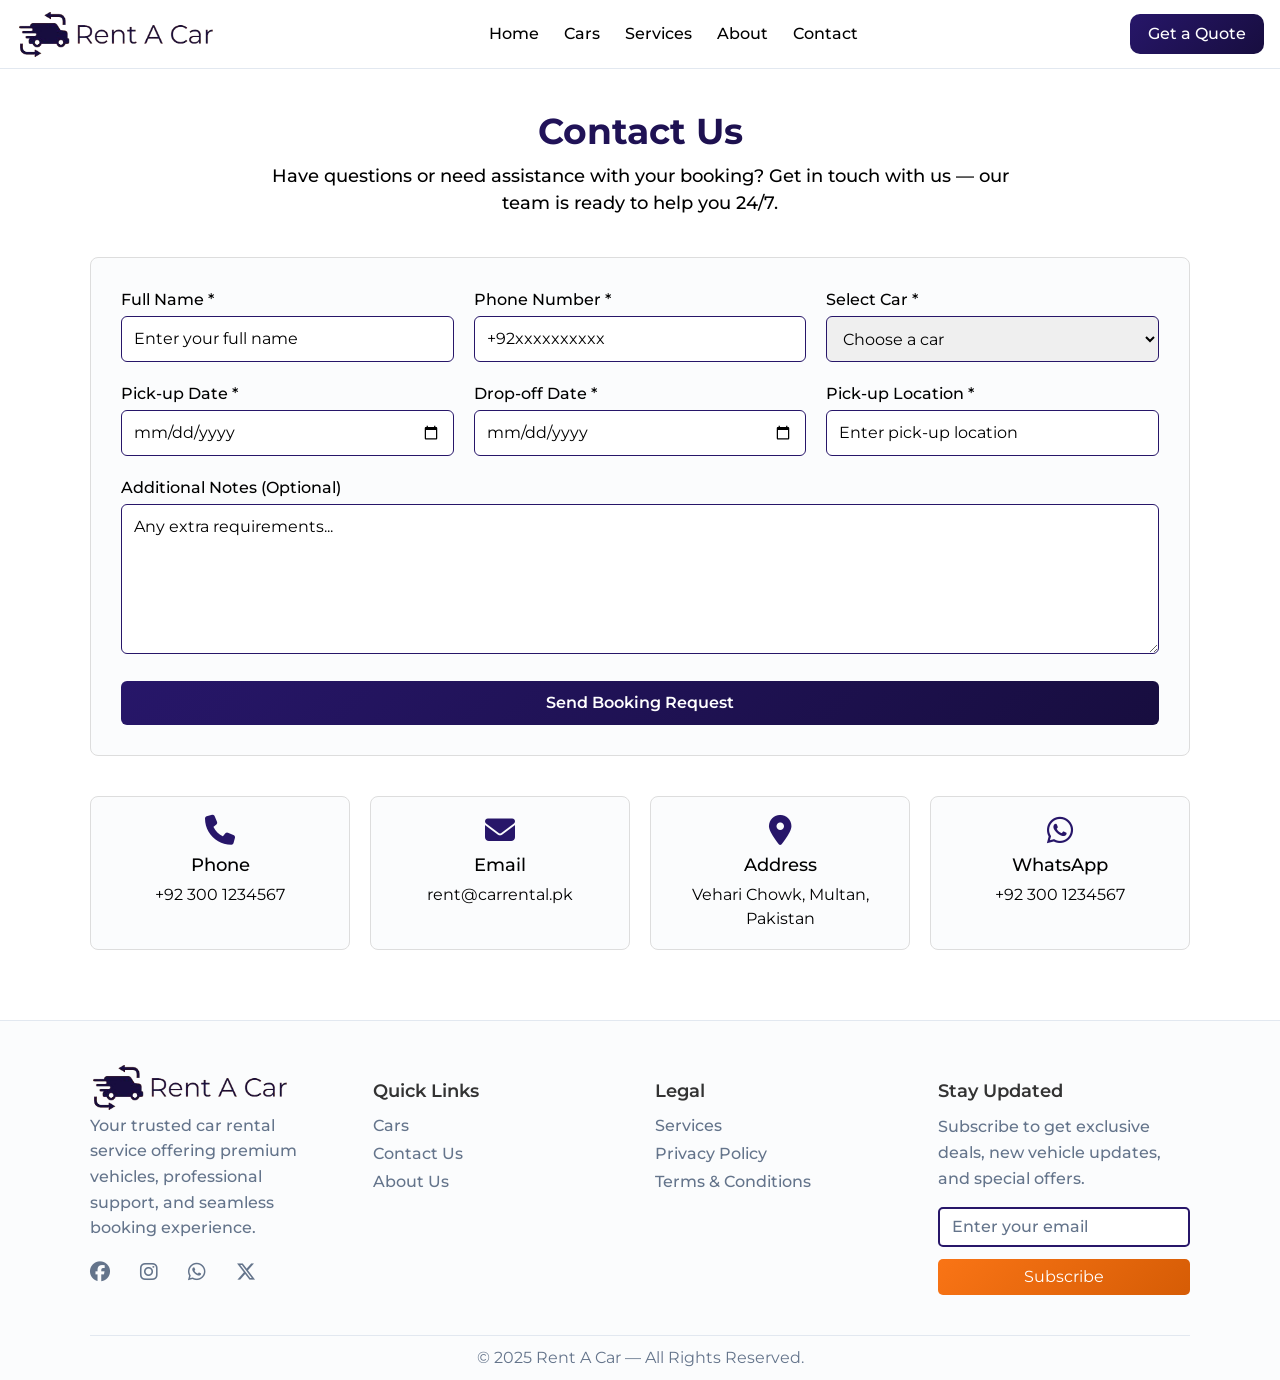
<file: contact.html>
<!DOCTYPE html>
<html lang="en">
  <head>
    <meta charset="UTF-8" />
    <meta name="viewport" content="width=device-width, initial-scale=1.0" />
    <link
      href="https://fonts.googleapis.com/css2?family=Montserrat:wght@100;200;300;400;500;600;700;800;900&display=swap"
      rel="stylesheet"
    />
    <link
      href="https://cdn.jsdelivr.net/npm/bootstrap@5.3.8/dist/css/bootstrap.min.css"
      rel="stylesheet"
      integrity="sha384-sRIl4kxILFvY47J16cr9ZwB07vP4J8+LH7qKQnuqkuIAvNWLzeN8tE5YBujZqJLB"
      crossorigin="anonymous"
    />
    <link
      rel="stylesheet"
      href="https://cdnjs.cloudflare.com/ajax/libs/font-awesome/6.4.2/css/all.min.css"
      crossorigin="anonymous"
      referrerpolicy="no-referrer"
    />
    <link
      rel="stylesheet"
      href="https://cdn.jsdelivr.net/npm/swiper@11/swiper-bundle.min.css"
    />
    <link rel="stylesheet" href="assets/styles/styles.css" />
    <link rel="stylesheet" href="assets/styles/responsive.css" />
    <title>Contact Us</title>
  </head>

  <body>
    <!-- Header -->
    <header>
      <div class="logo">
        <a href="index.html"
          ><img
            src="assets\images\rentcarlogo-removebg-preview.png"
            alt="logo"
        /></a>
      </div>
      <nav id="nav">
         <ul>
          <li><a href="index.html">Home</a></li>
          <li><a href="cars.html">Cars</a></li>
          <li><a href="services.html">Services</a></li>
          <li><a href="about.html">About</a></li>
          <li><a href="contact.html">Contact</a></li>
         </ul>
      </nav>
      <i class="fas fa-bars menu-toggle" id="menu-toggle"></i>
      <button
        type="button"
        class="get-a-quote"
        data-bs-toggle="modal"
        data-bs-target="#quoteModal"
      >
        Get a Quote
      </button>
    </header>

    <main>
      <div class="contact-page">
        <div class="heading">
          <h1>Contact Us</h1>
          <p>
            Have questions or need assistance with your booking? Get in touch
            with us — our team is ready to help you 24/7.
          </p>
        </div>

        <div class="contact-form">
          <form id="rentForm">
            <div class="form-input-field">
              <div class="form-group">
                <label for="fullName">Full Name<span>*</span></label>
                <input
                  type="text"
                  id="fullName"
                  placeholder="Enter your full name"
                  autocomplete="off"
                />
              </div>

              <div class="form-group">
                <label for="phone">Phone Number<span>*</span></label>
                <input
                  type="tel"
                  id="phone"
                  placeholder="+92xxxxxxxxxx"
                  autocomplete="off"
                />
              </div>

              <div class="form-group">
                <label for="carType">Select Car<span>*</span></label>
                <select id="carType">
                  <option value="">Choose a car</option>
                  <option value="Land Cruiser">Land Cruiser</option>
                  <option value="Prado">Prado</option>
                  <option value="Civic">Civic</option>
                  <option value="Sportage">Sportage</option>
                  <option value="Alto">Alto</option>
                  <option value="Mehran">Mehran</option>
                </select>
              </div>

              <div class="form-group">
                <label for="pickUpDate">Pick-up Date<span>*</span></label>
                <input type="date" id="pickUpDate" />
              </div>

              <div class="form-group">
                <label for="dropOffDate">Drop-off Date<span>*</span></label>
                <input type="date" id="dropOffDate" />
              </div>

              <div class="form-group">
                <label for="pickUpLocation"
                  >Pick-up Location<span>*</span></label
                >
                <input
                  type="text"
                  id="pickUpLocation"
                  placeholder="Enter pick-up location"
                />
              </div>
            </div>

            <div class="form-group text-area">
              <label for="message">Additional Notes (Optional)</label>
              <textarea
                id="message"
                rows="3"
                placeholder="Any extra requirements..."
              ></textarea>
            </div>

            <button type="submit" class="btn-submit">
              Send Booking Request
            </button>
          </form>
        </div>

        <div class="contact-grid">
          <div class="contact-box">
            <i class="fa-solid fa-phone"></i>
            <h3>Phone</h3>
            <p>+92 300 1234567</p>
          </div>

          <div class="contact-box">
            <i class="fa-solid fa-envelope"></i>
            <h3>Email</h3>
            <p>rent@carrental.pk</p>
          </div>

          <div class="contact-box">
            <i class="fa-solid fa-location-dot"></i>
            <h3>Address</h3>
            <p>Vehari Chowk, Multan, Pakistan</p>
          </div>

          <div class="contact-box">
            <i class="fa-brands fa-whatsapp"></i>
            <h3>WhatsApp</h3>
            <p>+92 300 1234567</p>
          </div>
        </div>
      </div>
    </main>

    <!-- Footer -->

    <footer class="site-footer">
      <div class="custom-container">
        <div class="footer-grid">
          <div class="footer-col">
            <a href="/" class="footerLogo"
              ><img
                src="assets\images\rentcarlogo-removebg-preview.png"
                alt="Logo"
                class="footer-logo"
            /></a>
            <p class="footer-desc">
              Your trusted car rental service offering premium vehicles,
              professional support, and seamless booking experience.
            </p>
            <div class="social-icons">
              <a href="#"><i class="fab fa-facebook"></i></a>
              <a href="#"><i class="fab fa-instagram"></i></a>
              <a href="#"><i class="fab fa-whatsapp"></i></a>
              <a href="#"><i class="fab fa-x-twitter"></i></a>
            </div>
          </div>

          <div class="footer-col">
            <h3>Quick Links</h3>
            <ul>
              <li><a href="/cars.html">Cars</a></li>
              <li><a href="/contact.html">Contact Us</a></li>
              <li><a href="/about.html">About Us</a></li>
            </ul>
          </div>

          <div class="footer-col">
            <h3>Legal</h3>
            <ul>
              <li><a href="/services.html">Services</a></li>
              <li><a href="/privacy-policy.html">Privacy Policy</a></li>
              <li><a href="/terms-conditions.html">Terms & Conditions</a></li>
            </ul>
          </div>

          <div class="footer-col">
            <h3>Stay Updated</h3>
            <p class="footer-desc">
              Subscribe to get exclusive deals, new vehicle updates, and special
              offers.
            </p>
            <form class="footer-form">
              <input type="email" placeholder="Enter your email" required />
              <button type="submit">Subscribe</button>
            </form>
          </div>
        </div>

        <div class="footer-bottom">
          <p>© 2025 Rent A Car — All Rights Reserved.</p>
        </div>
      </div>
    </footer>

    <!-- Form Modal -->
    <div class="modal fade" id="quoteModal" tabindex="-1">
      <div class="modal-dialog">
        <div class="modal-content">
          <div class="modal-header">
            <span class="modal-logo"
              ><img
                src="assets\images\rentcarlogo-removebg-preview.png"
                alt="logo"
            /></span>
            <h5 class="modal-title">Request a Quote</h5>
            <button
              type="button"
              class="btn-close"
              data-bs-dismiss="modal"
              aria-label="Close"
            ></button>
          </div>
          <div class="modal-body">
            <form id="rentForm">
              <div class="form-input-field">
                <div class="form-group">
                  <label for="fullName">Full Name<span>*</span></label>
                  <input
                    type="text"
                    id="fullName"
                    placeholder="Enter your full name"
                    autocomplete="off"
                    required
                  />
                </div>

                <div class="form-group">
                  <label for="phone">Phone Number<span>*</span></label>
                  <input
                    type="tel"
                    id="phone"
                    placeholder="+92xxxxxxxxxx"
                    autocomplete="off"
                    required
                  />
                </div>

                <div class="form-group">
                  <label for="carType">Select Car<span>*</span></label>
                  <select id="carType" required>
                    <option value="">Choose a car</option>
                    <option value="Land Cruiser">Land Cruiser</option>
                    <option value="Prado">Prado</option>
                    <option value="Civic">Civic</option>
                    <option value="Sportage">Sportage</option>
                    <option value="Alto">Alto</option>
                    <option value="Mehran">Mehran</option>
                  </select>
                </div>

                <div class="form-group">
                  <label for="pickUpDate">Pick-up Date<span>*</span></label>
                  <input type="date" id="pickUpDate" required />
                </div>

                <div class="form-group">
                  <label for="dropOffDate">Drop-off Date<span>*</span></label>
                  <input type="date" id="dropOffDate" required />
                </div>

                <div class="form-group">
                  <label for="pickUpLocation"
                    >Pick-up Location<span>*</span></label
                  >
                  <input
                    type="text"
                    id="pickUpLocation"
                    placeholder="Enter pick-up location"
                    required
                  />
                </div>
              </div>

              <div class="form-group text-area">
                <label for="message">Additional Notes (Optional)</label>
                <textarea
                  id="message"
                  rows="3"
                  placeholder="Any extra requirements..."
                ></textarea>
              </div>

              <button type="submit" class="btn-submit">
                Send Booking Request
              </button>
            </form>
          </div>
        </div>
      </div>
    </div>

    <!-- Script -->
    <script
      src="https://cdn.jsdelivr.net/npm/bootstrap@5.3.8/dist/js/bootstrap.bundle.min.js"
      integrity="sha384-FKyoEForCGlyvwx9Hj09JcYn3nv7wiPVlz7YYwJrWVcXK/BmnVDxM+D2scQbITxI"
      crossorigin="anonymous"
    ></script>
    <script src="https://cdn.jsdelivr.net/npm/swiper@11/swiper-bundle.min.js"></script>
    <script src="assets/javascript/script.js"></script>
  </body>
</html>
</file>
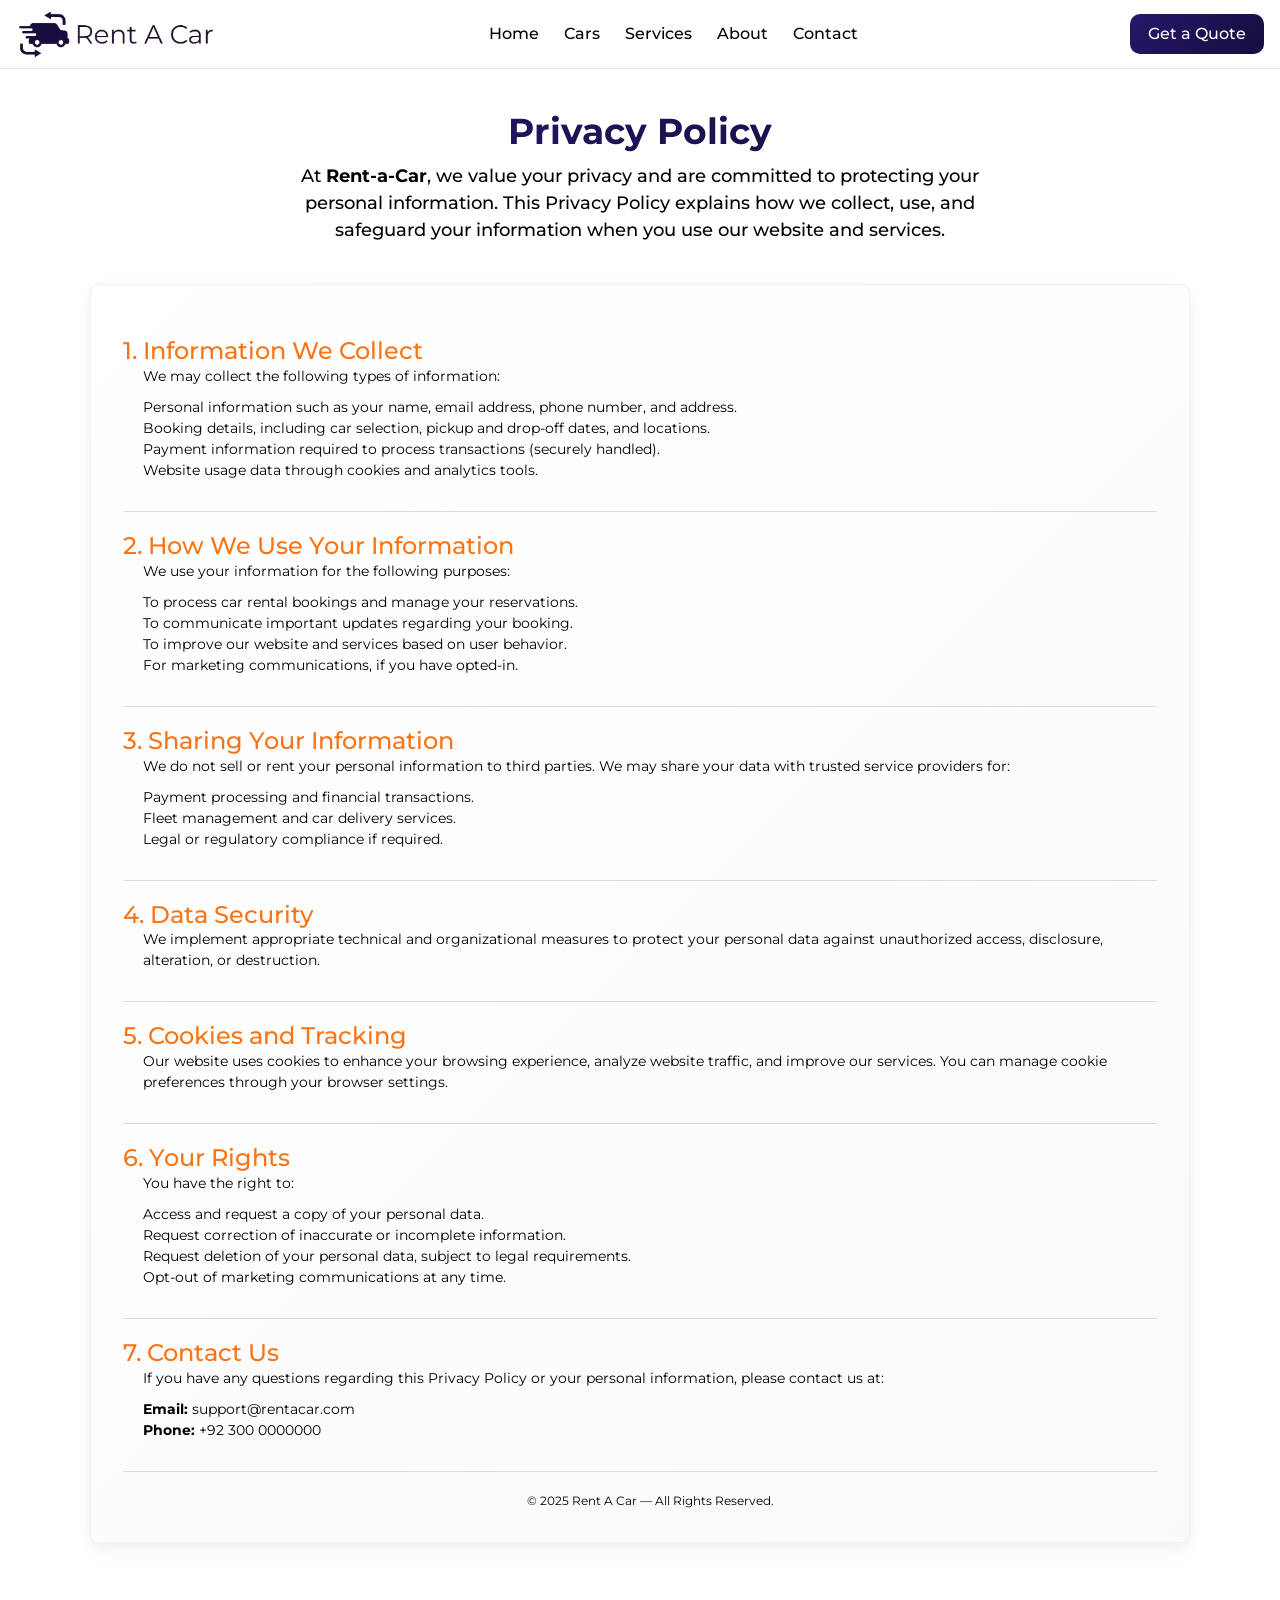
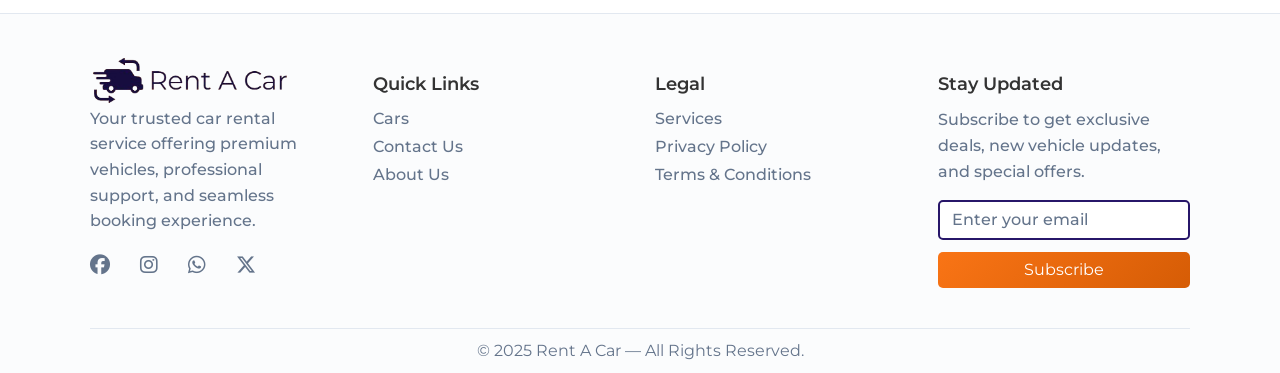
<file: privacy-policy.html>
<!DOCTYPE html>
<html lang="en">
  <head>
    <meta charset="UTF-8" />
    <meta name="viewport" content="width=device-width, initial-scale=1.0" />
    <link
      href="https://fonts.googleapis.com/css2?family=Montserrat:wght@100;200;300;400;500;600;700;800;900&display=swap"
      rel="stylesheet"
    />
    <link
      href="https://cdn.jsdelivr.net/npm/bootstrap@5.3.8/dist/css/bootstrap.min.css"
      rel="stylesheet"
      integrity="sha384-sRIl4kxILFvY47J16cr9ZwB07vP4J8+LH7qKQnuqkuIAvNWLzeN8tE5YBujZqJLB"
      crossorigin="anonymous"
    />
    <link
      rel="stylesheet"
      href="https://cdnjs.cloudflare.com/ajax/libs/font-awesome/6.4.2/css/all.min.css"
      crossorigin="anonymous"
      referrerpolicy="no-referrer"
    />
    <link
      rel="stylesheet"
      href="https://cdn.jsdelivr.net/npm/swiper@11/swiper-bundle.min.css"
    />
    <link rel="stylesheet" href="assets/styles/styles.css" />
    <link rel="stylesheet" href="assets/styles/responsive.css" />
    <title>Privacy Policy</title>
  </head>

  <body>
    <!-- Header -->
    <header>
      <div class="logo">
        <a href="index.html"
          ><img
            src="assets\images\rentcarlogo-removebg-preview.png"
            alt="logo"
        /></a>
      </div>
      <nav id="nav">
        <ul>
          <li><a href="index.html">Home</a></li>
          <li><a href="cars.html">Cars</a></li>
          <li><a href="services.html">Services</a></li>
          <li><a href="about.html">About</a></li>
          <li><a href="contact.html">Contact</a></li>
        </ul>
      </nav>
      <i class="fas fa-bars menu-toggle" id="menu-toggle"></i>
      <button
        type="button"
        class="get-a-quote"
        data-bs-toggle="modal"
        data-bs-target="#quoteModal"
      >
        Get a Quote
      </button>
    </header>
    <!-- main -->
    <main>
      <div class="privacy-policy">
        <div class="heading">
          <h1>Privacy Policy</h1>
          <p>
            At <strong>Rent-a-Car</strong>, we value your privacy and are
            committed to protecting your personal information. This Privacy
            Policy explains how we collect, use, and safeguard your information
            when you use our website and services.
          </p>
        </div>

        <!-- Section 1 -->
        <div class="content">
          <div class="section">
            <h2>1. Information We Collect</h2>
            <p>We may collect the following types of information:</p>
            <ul>
              <li>
                Personal information such as your name, email address, phone
                number, and address.
              </li>
              <li>
                Booking details, including car selection, pickup and drop-off
                dates, and locations.
              </li>
              <li>
                Payment information required to process transactions (securely
                handled).
              </li>
              <li>Website usage data through cookies and analytics tools.</li>
            </ul>
          </div>

          <!-- Section 2 -->
          <div class="section">
            <h2>2. How We Use Your Information</h2>
            <p>We use your information for the following purposes:</p>
            <ul>
              <li>
                To process car rental bookings and manage your reservations.
              </li>
              <li>To communicate important updates regarding your booking.</li>
              <li>
                To improve our website and services based on user behavior.
              </li>
              <li>For marketing communications, if you have opted-in.</li>
            </ul>
          </div>

          <!-- Section 3 -->
          <div class="section">
            <h2>3. Sharing Your Information</h2>
            <p>
              We do not sell or rent your personal information to third parties.
              We may share your data with trusted service providers for:
            </p>
            <ul>
              <li>Payment processing and financial transactions.</li>
              <li>Fleet management and car delivery services.</li>
              <li>Legal or regulatory compliance if required.</li>
            </ul>
          </div>

          <!-- Section 4 -->
          <div class="section">
            <h2>4. Data Security</h2>
            <p>
              We implement appropriate technical and organizational measures to
              protect your personal data against unauthorized access,
              disclosure, alteration, or destruction.
            </p>
          </div>

          <!-- Section 5 -->
          <div class="section">
            <h2>5. Cookies and Tracking</h2>
            <p>
              Our website uses cookies to enhance your browsing experience,
              analyze website traffic, and improve our services. You can manage
              cookie preferences through your browser settings.
            </p>
          </div>

          <!-- Section 6 -->
          <div class="section">
            <h2>6. Your Rights</h2>
            <p>You have the right to:</p>
            <ul>
              <li>Access and request a copy of your personal data.</li>
              <li>
                Request correction of inaccurate or incomplete information.
              </li>
              <li>
                Request deletion of your personal data, subject to legal
                requirements.
              </li>
              <li>Opt-out of marketing communications at any time.</li>
            </ul>
          </div>

          <!-- Section 7 -->
          <div class="section">
            <h2>7. Contact Us</h2>
            <p>
              If you have any questions regarding this Privacy Policy or your
              personal information, please contact us at:
            </p>
            <p>
              <strong>Email:</strong> support@rentacar.com<br />
              <strong>Phone:</strong> +92 300 0000000
            </p>
          </div>

          <p
            class="copy-right"
            style="
              text-align: center;
              font-size: 14px;
              margin-top: 20px;
              margin-bottom: 0;
            "
          >
            © 2025 Rent A Car — All Rights Reserved.
          </p>
        </div>
      </div>
    </main>

    <!-- Footer -->

    <footer class="site-footer">
      <div class="custom-container">
        <div class="footer-grid">
          <div class="footer-col">
            <a href="/" class="footerLogo"
              ><img
                src="assets\images\rentcarlogo-removebg-preview.png"
                alt="Logo"
                class="footer-logo"
            /></a>
            <p class="footer-desc">
              Your trusted car rental service offering premium vehicles,
              professional support, and seamless booking experience.
            </p>
            <div class="social-icons">
              <a href="#"><i class="fab fa-facebook"></i></a>
              <a href="#"><i class="fab fa-instagram"></i></a>
              <a href="#"><i class="fab fa-whatsapp"></i></a>
              <a href="#"><i class="fab fa-x-twitter"></i></a>
            </div>
          </div>

          <div class="footer-col">
            <h3>Quick Links</h3>
            <ul>
              <li><a href="cars.html">Cars</a></li>
              <li><a href="contact.html">Contact Us</a></li>
              <li><a href="about.html">About Us</a></li>
            </ul>
          </div>

          <div class="footer-col">
            <h3>Legal</h3>
            <ul>
              <li><a href="services.html">Services</a></li>
              <li><a href="privacy-policy.html">Privacy Policy</a></li>
              <li><a href="terms-conditions.html">Terms & Conditions</a></li>
            </ul>
          </div>

          <div class="footer-col">
            <h3>Stay Updated</h3>
            <p class="footer-desc">
              Subscribe to get exclusive deals, new vehicle updates, and special
              offers.
            </p>
            <form class="footer-form">
              <input type="email" placeholder="Enter your email" required />
              <button type="submit">Subscribe</button>
            </form>
          </div>
        </div>

        <div class="footer-bottom">
          <p>© 2025 Rent A Car — All Rights Reserved.</p>
        </div>
      </div>
    </footer>

    <!-- Form Modal -->
    <div class="modal fade" id="quoteModal" tabindex="-1">
      <div class="modal-dialog">
        <div class="modal-content">
          <div class="modal-header">
            <span class="modal-logo"
              ><img
                src="assets\images\rentcarlogo-removebg-preview.png"
                alt="logo"
            /></span>
            <h5 class="modal-title">Request a Quote</h5>
            <button
              type="button"
              class="btn-close"
              data-bs-dismiss="modal"
              aria-label="Close"
            ></button>
          </div>
          <div class="modal-body">
            <form id="rentForm">
              <div class="form-input-field">
                <div class="form-group">
                  <label for="fullName">Full Name<span>*</span></label>
                  <input
                    type="text"
                    id="fullName"
                    placeholder="Enter your full name"
                    autocomplete="off"
                    required
                  />
                </div>

                <div class="form-group">
                  <label for="phone">Phone Number<span>*</span></label>
                  <input
                    type="tel"
                    id="phone"
                    placeholder="+92xxxxxxxxxx"
                    autocomplete="off"
                    required
                  />
                </div>

                <div class="form-group">
                  <label for="carType">Select Car<span>*</span></label>
                  <select id="carType" required>
                    <option value="">Choose a car</option>
                    <option value="Land Cruiser">Land Cruiser</option>
                    <option value="Prado">Prado</option>
                    <option value="Civic">Civic</option>
                    <option value="Sportage">Sportage</option>
                    <option value="Alto">Alto</option>
                    <option value="Mehran">Mehran</option>
                  </select>
                </div>

                <div class="form-group">
                  <label for="pickUpDate">Pick-up Date<span>*</span></label>
                  <input type="date" id="pickUpDate" required />
                </div>

                <div class="form-group">
                  <label for="dropOffDate">Drop-off Date<span>*</span></label>
                  <input type="date" id="dropOffDate" required />
                </div>

                <div class="form-group">
                  <label for="pickUpLocation"
                    >Pick-up Location<span>*</span></label
                  >
                  <input
                    type="text"
                    id="pickUpLocation"
                    placeholder="Enter pick-up location"
                    required
                  />
                </div>
              </div>

              <div class="form-group text-area">
                <label for="message">Additional Notes (Optional)</label>
                <textarea
                  id="message"
                  rows="3"
                  placeholder="Any extra requirements..."
                ></textarea>
              </div>

              <button type="submit" class="btn-submit">
                Send Booking Request
              </button>
            </form>
          </div>
        </div>
      </div>
    </div>

    <!-- Script -->
    <script
      src="https://cdn.jsdelivr.net/npm/bootstrap@5.3.8/dist/js/bootstrap.bundle.min.js"
      integrity="sha384-FKyoEForCGlyvwx9Hj09JcYn3nv7wiPVlz7YYwJrWVcXK/BmnVDxM+D2scQbITxI"
      crossorigin="anonymous"
    ></script>
    <script src="https://cdn.jsdelivr.net/npm/swiper@11/swiper-bundle.min.js"></script>
    <script src="assets/javascript/script.js"></script>
  </body>
</html>
</file>
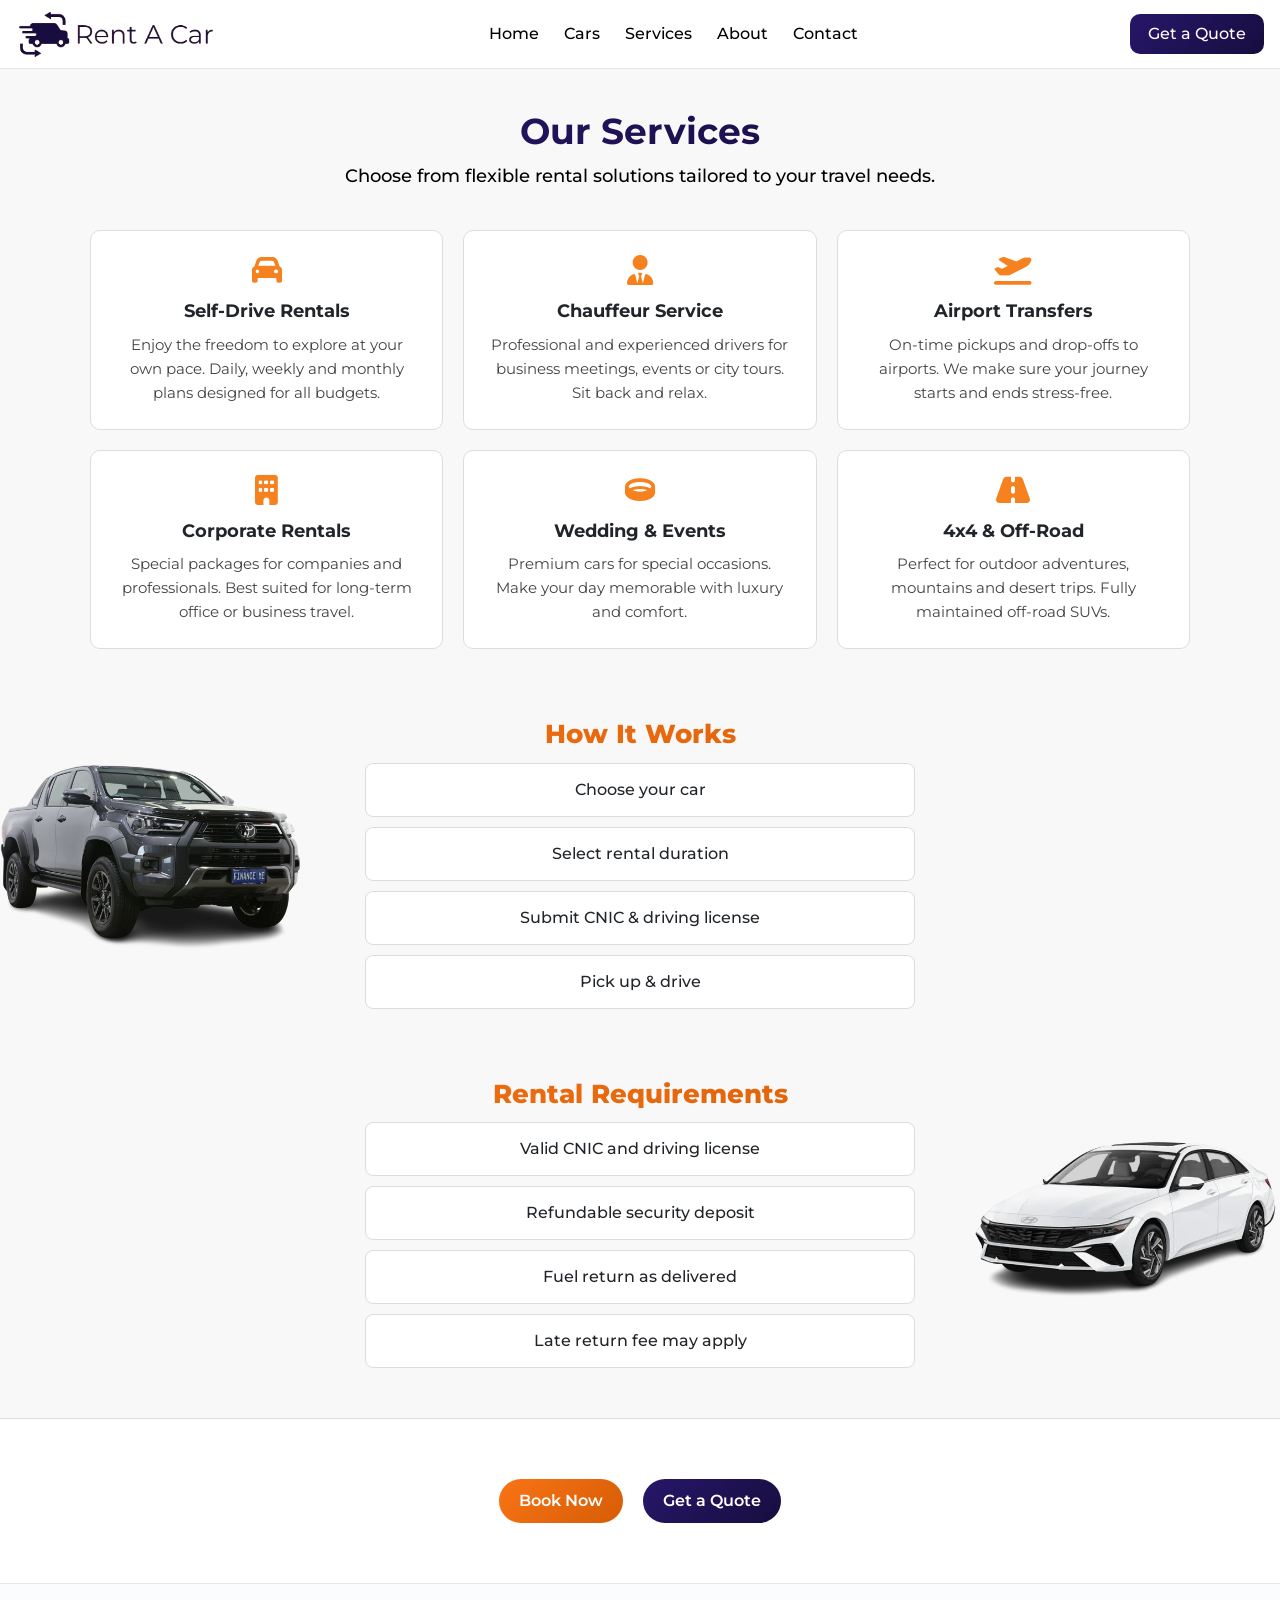
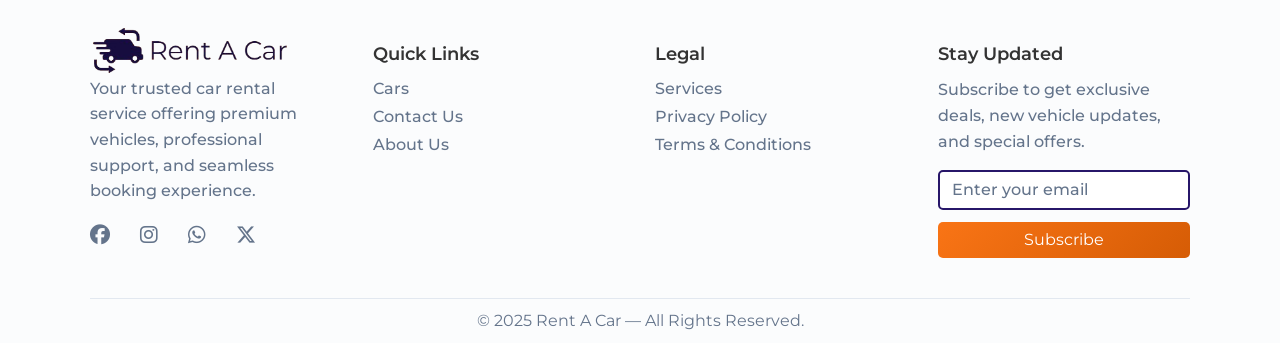
<file: services.html>
<!DOCTYPE html>
<html lang="en">
  <head>
    <meta charset="UTF-8" />
    <meta name="viewport" content="width=device-width, initial-scale=1.0" />
    <link
      href="https://fonts.googleapis.com/css2?family=Montserrat:wght@100;200;300;400;500;600;700;800;900&display=swap"
      rel="stylesheet"
    />
    <link
      href="https://cdn.jsdelivr.net/npm/bootstrap@5.3.8/dist/css/bootstrap.min.css"
      rel="stylesheet"
      integrity="sha384-sRIl4kxILFvY47J16cr9ZwB07vP4J8+LH7qKQnuqkuIAvNWLzeN8tE5YBujZqJLB"
      crossorigin="anonymous"
    />
    <link
      rel="stylesheet"
      href="https://cdnjs.cloudflare.com/ajax/libs/font-awesome/6.4.2/css/all.min.css"
      crossorigin="anonymous"
      referrerpolicy="no-referrer"
    />
    <link
      rel="stylesheet"
      href="https://cdn.jsdelivr.net/npm/swiper@11/swiper-bundle.min.css"
    />
    <link rel="stylesheet" href="assets/styles/styles.css" />
    <link rel="stylesheet" href="assets/styles/responsive.css" />
    <title>Services</title>
  </head>

  <body>
    <!-- Header -->
    <header>
      <div class="logo">
        <a href="index.html"
          ><img
            src="assets\images\rentcarlogo-removebg-preview.png"
            alt="logo"
        /></a>
      </div>
      <nav id="nav">
        <ul>
          <li><a href="index.html">Home</a></li>
          <li><a href="cars.html">Cars</a></li>
          <li><a href="services.html">Services</a></li>
          <li><a href="about.html">About</a></li>
          <li><a href="contact.html">Contact</a></li>
        </ul>
      </nav>
      <i class="fas fa-bars menu-toggle" id="menu-toggle"></i>
      <button
        type="button"
        class="get-a-quote"
        data-bs-toggle="modal"
        data-bs-target="#quoteModal"
      >
        Get a Quote
      </button>
    </header>
    <!-- main -->

    <main>
      <div class="services-section">
        <div class="service-container">
          <div class="heading">
            <h1>Our Services</h1>
            <p>
              Choose from flexible rental solutions tailored to your travel
              needs.
            </p>
          </div>

          <!-- SERVICES GRID -->
          <div class="services-grid">
            <div class="service-card">
              <i class="fa-solid fa-car"></i>
              <h3>Self-Drive Rentals</h3>
              <p>
                Enjoy the freedom to explore at your own pace. Daily, weekly and
                monthly plans designed for all budgets.
              </p>
            </div>

            <div class="service-card">
              <i class="fa-solid fa-user-tie"></i>
              <h3>Chauffeur Service</h3>
              <p>
                Professional and experienced drivers for business meetings,
                events or city tours. Sit back and relax.
              </p>
            </div>

            <div class="service-card">
              <i class="fa-solid fa-plane-departure"></i>
              <h3>Airport Transfers</h3>
              <p>
                On-time pickups and drop-offs to airports. We make sure your
                journey starts and ends stress-free.
              </p>
            </div>

            <div class="service-card">
              <i class="fa-solid fa-building"></i>
              <h3>Corporate Rentals</h3>
              <p>
                Special packages for companies and professionals. Best suited
                for long-term office or business travel.
              </p>
            </div>

            <div class="service-card">
              <i class="fa-solid fa-ring"></i>
              <h3>Wedding & Events</h3>
              <p>
                Premium cars for special occasions. Make your day memorable with
                luxury and comfort.
              </p>
            </div>

            <div class="service-card">
              <i class="fa-solid fa-road"></i>
              <h3>4x4 & Off-Road</h3>
              <p>
                Perfect for outdoor adventures, mountains and desert trips.
                Fully maintained off-road SUVs.
              </p>
            </div>
          </div>
        </div>

        <div class="service-points-container">
          <!-- STEPS -->
          <div class="steps">
            <h2>How It Works</h2>
            <ul>
              <li>Choose your car</li>
              <li>Select rental duration</li>
              <li>Submit CNIC & driving license</li>
              <li>Pick up & drive</li>
            </ul>
            <div class="srvice-car-image">
              <img
                src="/assets/images/hilux1-removebg-preview.png"
                alt="car"
              />
            </div>
          </div>

          <!-- NOTES -->
          <div class="short-rules">
            <h2>Rental Requirements</h2>
            <ul>
              <li>Valid CNIC and driving license</li>
              <li>Refundable security deposit</li>
              <li>Fuel return as delivered</li>
              <li>Late return fee may apply</li>
            </ul>
            <div class="srvice-car-image">
              <img
                src="/assets/images/elentra1-removebg-preview.png"
                alt="car"
              />
            </div>
          </div>
        </div>
      </div>
      <!-- CTA buttons -->
      <div class="service-page-cta">
        <a class="cta-btn" href="contact.html">Book Now</a>
        <button
          type="button"
          class="cta-btn get-a-quote"
          data-bs-toggle="modal"
          data-bs-target="#quoteModal"
        >
          Get a Quote
        </button>
      </div>
    </main>

    <!-- Footer -->

    <footer class="site-footer">
      <div class="custom-container">
        <div class="footer-grid">
          <div class="footer-col">
            <a href="/" class="footerLogo"
              ><img
                src="assets\images\rentcarlogo-removebg-preview.png"
                alt="Logo"
                class="footer-logo"
            /></a>
            <p class="footer-desc">
              Your trusted car rental service offering premium vehicles,
              professional support, and seamless booking experience.
            </p>
            <div class="social-icons">
              <a href="#"><i class="fab fa-facebook"></i></a>
              <a href="#"><i class="fab fa-instagram"></i></a>
              <a href="#"><i class="fab fa-whatsapp"></i></a>
              <a href="#"><i class="fab fa-x-twitter"></i></a>
            </div>
          </div>

           <div class="footer-col">
            <h3>Quick Links</h3>
            <ul>
              <li><a href="cars.html">Cars</a></li>
              <li><a href="contact.html">Contact Us</a></li>
              <li><a href="about.html">About Us</a></li>
            </ul>
          </div>

          <div class="footer-col">
            <h3>Legal</h3>
            <ul>
              <li><a href="services.html">Services</a></li>
              <li><a href="privacy-policy.html">Privacy Policy</a></li>
              <li><a href="terms-conditions.html">Terms & Conditions</a></li>
            </ul>
          </div>

          <div class="footer-col">
            <h3>Stay Updated</h3>
            <p class="footer-desc">
              Subscribe to get exclusive deals, new vehicle updates, and special
              offers.
            </p>
            <form class="footer-form">
              <input type="email" placeholder="Enter your email" required />
              <button type="submit">Subscribe</button>
            </form>
          </div>
        </div>

        <div class="footer-bottom">
          <p>© 2025 Rent A Car — All Rights Reserved.</p>
        </div>
      </div>
    </footer>

    <!-- Form Modal -->
    <div class="modal fade" id="quoteModal" tabindex="-1">
      <div class="modal-dialog">
        <div class="modal-content">
          <div class="modal-header">
            <span class="modal-logo"
              ><img
                src="assets\images\rentcarlogo-removebg-preview.png"
                alt="logo"
            /></span>
            <h5 class="modal-title">Request a Quote</h5>
            <button
              type="button"
              class="btn-close"
              data-bs-dismiss="modal"
              aria-label="Close"
            ></button>
          </div>
          <div class="modal-body">
            <form id="rentForm">
              <div class="form-input-field">
                <div class="form-group">
                  <label for="fullName">Full Name<span>*</span></label>
                  <input
                    type="text"
                    id="fullName"
                    placeholder="Enter your full name"
                    autocomplete="off"
                    required
                  />
                </div>

                <div class="form-group">
                  <label for="phone">Phone Number<span>*</span></label>
                  <input
                    type="tel"
                    id="phone"
                    placeholder="+92xxxxxxxxxx"
                    autocomplete="off"
                    required
                  />
                </div>

                <div class="form-group">
                  <label for="carType">Select Car<span>*</span></label>
                  <select id="carType" required>
                    <option value="">Choose a car</option>
                    <option value="Land Cruiser">Land Cruiser</option>
                    <option value="Prado">Prado</option>
                    <option value="Civic">Civic</option>
                    <option value="Sportage">Sportage</option>
                    <option value="Alto">Alto</option>
                    <option value="Mehran">Mehran</option>
                  </select>
                </div>

                <div class="form-group">
                  <label for="pickUpDate">Pick-up Date<span>*</span></label>
                  <input type="date" id="pickUpDate" required />
                </div>

                <div class="form-group">
                  <label for="dropOffDate">Drop-off Date<span>*</span></label>
                  <input type="date" id="dropOffDate" required />
                </div>

                <div class="form-group">
                  <label for="pickUpLocation"
                    >Pick-up Location<span>*</span></label
                  >
                  <input
                    type="text"
                    id="pickUpLocation"
                    placeholder="Enter pick-up location"
                    required
                  />
                </div>
              </div>

              <div class="form-group text-area">
                <label for="message">Additional Notes (Optional)</label>
                <textarea
                  id="message"
                  rows="3"
                  placeholder="Any extra requirements..."
                ></textarea>
              </div>

              <button type="submit" class="btn-submit">
                Send Booking Request
              </button>
            </form>
          </div>
        </div>
      </div>
    </div>

    <!-- Script -->
    <script
      src="https://cdn.jsdelivr.net/npm/bootstrap@5.3.8/dist/js/bootstrap.bundle.min.js"
      integrity="sha384-FKyoEForCGlyvwx9Hj09JcYn3nv7wiPVlz7YYwJrWVcXK/BmnVDxM+D2scQbITxI"
      crossorigin="anonymous"
    ></script>
    <script src="https://cdn.jsdelivr.net/npm/swiper@11/swiper-bundle.min.js"></script>
    <script src="assets/javascript/script.js"></script>
  </body>
</html>
</file>
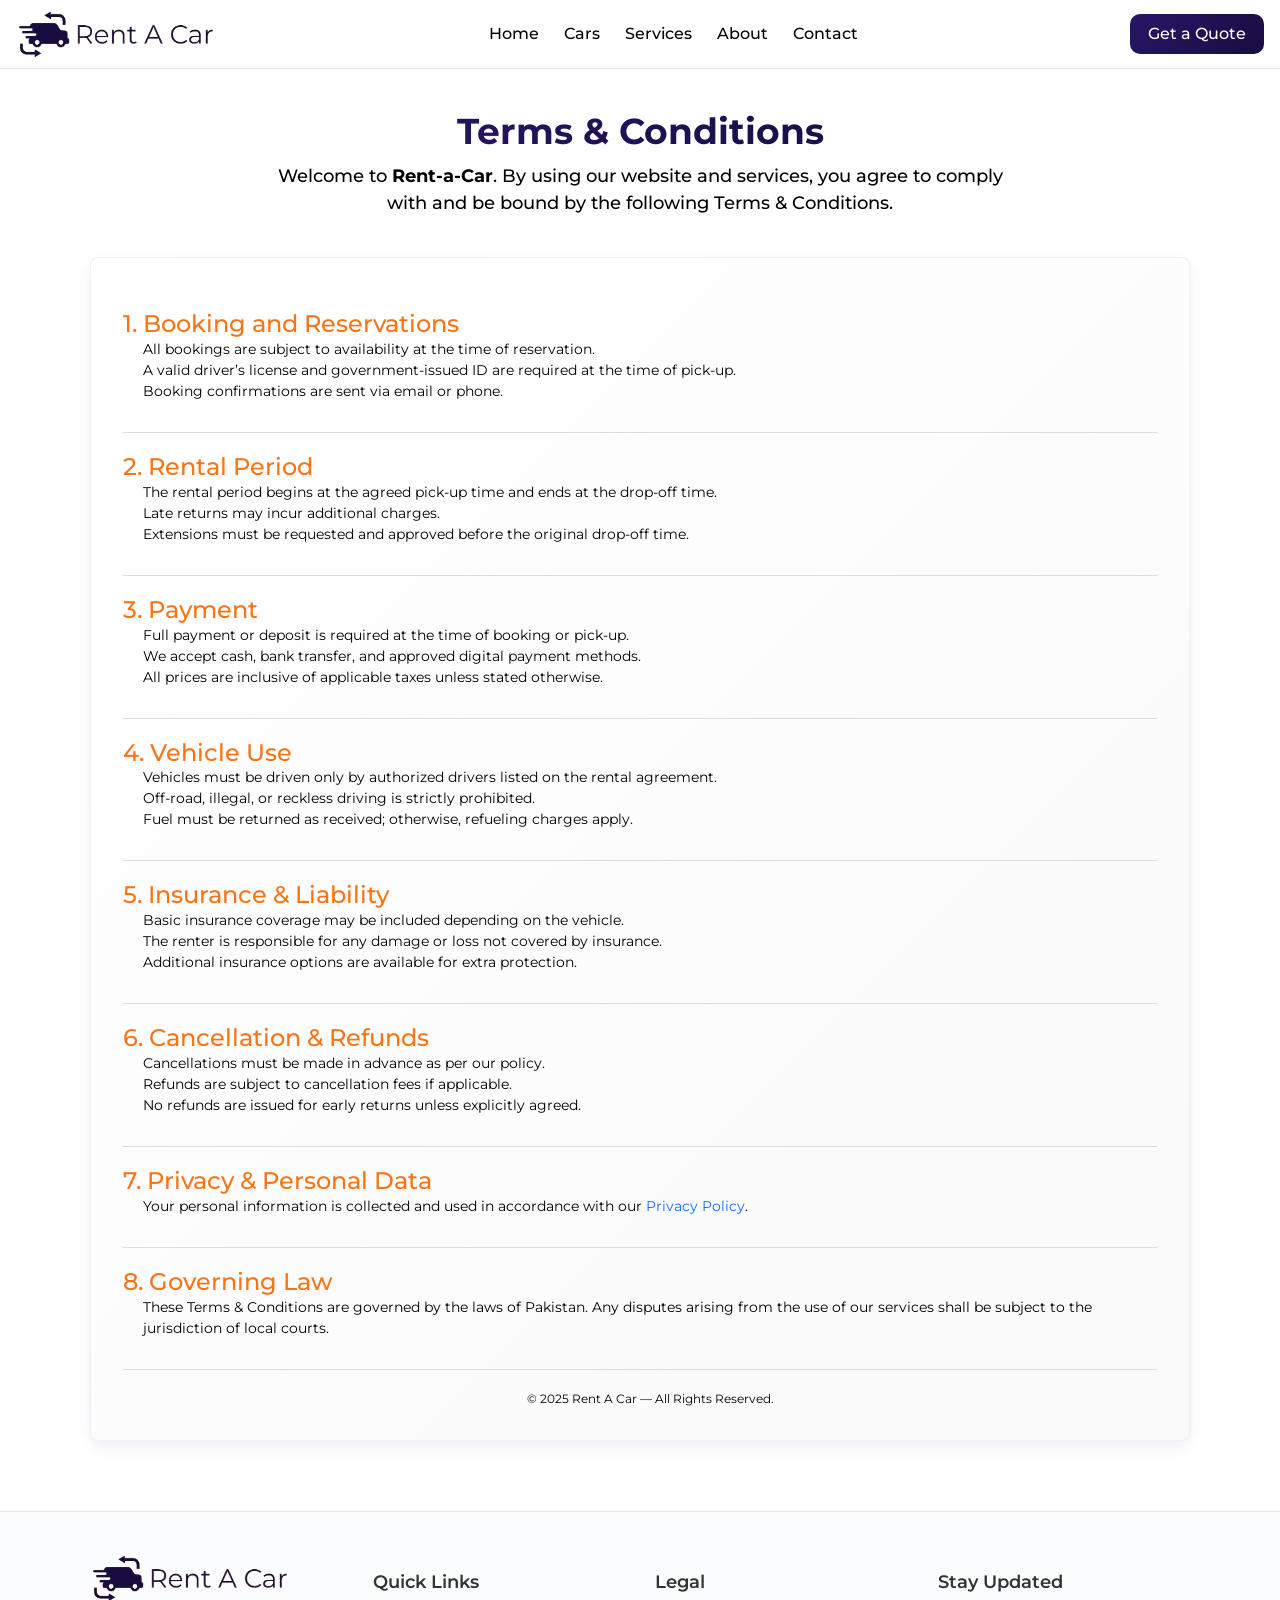
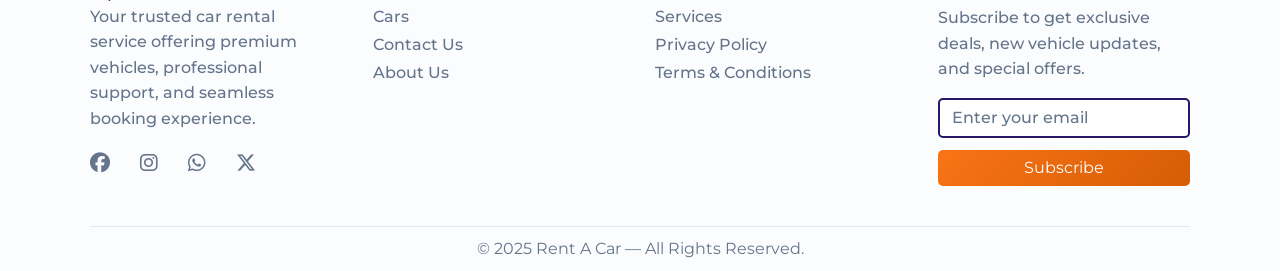
<file: terms-conditions.html>
<!DOCTYPE html>
<html lang="en">
  <head>
    <meta charset="UTF-8" />
    <meta name="viewport" content="width=device-width, initial-scale=1.0" />
    <link
      href="https://fonts.googleapis.com/css2?family=Montserrat:wght@100;200;300;400;500;600;700;800;900&display=swap"
      rel="stylesheet"
    />
    <link
      href="https://cdn.jsdelivr.net/npm/bootstrap@5.3.8/dist/css/bootstrap.min.css"
      rel="stylesheet"
      integrity="sha384-sRIl4kxILFvY47J16cr9ZwB07vP4J8+LH7qKQnuqkuIAvNWLzeN8tE5YBujZqJLB"
      crossorigin="anonymous"
    />
    <link
      rel="stylesheet"
      href="https://cdnjs.cloudflare.com/ajax/libs/font-awesome/6.4.2/css/all.min.css"
      crossorigin="anonymous"
      referrerpolicy="no-referrer"
    />
    <link
      rel="stylesheet"
      href="https://cdn.jsdelivr.net/npm/swiper@11/swiper-bundle.min.css"
    />
    <link rel="stylesheet" href="assets/styles/styles.css" />
    <link rel="stylesheet" href="assets/styles/responsive.css" />
    <title>Terms & Conditions</title>
  </head>

  <body>
    <!-- Header -->
    <header>
      <div class="logo">
        <a href="index.html"
          ><img
            src="assets\images\rentcarlogo-removebg-preview.png"
            alt="logo"
        /></a>
      </div>
      <nav id="nav">
        <ul>
          <li><a href="index.html">Home</a></li>
          <li><a href="cars.html">Cars</a></li>
          <li><a href="services.html">Services</a></li>
          <li><a href="about.html">About</a></li>
          <li><a href="contact.html">Contact</a></li>
        </ul>
      </nav>
      <i class="fas fa-bars menu-toggle" id="menu-toggle"></i>
      <button
        type="button"
        class="get-a-quote"
        data-bs-toggle="modal"
        data-bs-target="#quoteModal"
      >
        Get a Quote
      </button>
    </header>
    <!-- main -->
    <main>
      <div class="term-condition">
        <div class="heading">
          <h1>Terms & Conditions</h1>
          <p>
            Welcome to <strong>Rent-a-Car</strong>. By using our website and
            services, you agree to comply with and be bound by the following
            Terms & Conditions.
          </p>
        </div>

        <div class="content">
          <!-- Section 1 -->
          <div class="section">
            <h2>1. Booking and Reservations</h2>
            <ul>
              <li>
                All bookings are subject to availability at the time of
                reservation.
              </li>
              <li>
                A valid driver’s license and government-issued ID are required
                at the time of pick-up.
              </li>
              <li>Booking confirmations are sent via email or phone.</li>
            </ul>
          </div>

          <!-- Section 2 -->
          <div class="section">
            <h2>2. Rental Period</h2>
            <ul>
              <li>
                The rental period begins at the agreed pick-up time and ends at
                the drop-off time.
              </li>
              <li>Late returns may incur additional charges.</li>
              <li>
                Extensions must be requested and approved before the original
                drop-off time.
              </li>
            </ul>
          </div>

          <!-- Section 3 -->
          <div class="section">
            <h2>3. Payment</h2>
            <ul>
              <li>
                Full payment or deposit is required at the time of booking or
                pick-up.
              </li>
              <li>
                We accept cash, bank transfer, and approved digital payment
                methods.
              </li>
              <li>
                All prices are inclusive of applicable taxes unless stated
                otherwise.
              </li>
            </ul>
          </div>

          <!-- Section 4 -->
          <div class="section">
            <h2>4. Vehicle Use</h2>
            <ul>
              <li>
                Vehicles must be driven only by authorized drivers listed on the
                rental agreement.
              </li>
              <li>
                Off-road, illegal, or reckless driving is strictly prohibited.
              </li>
              <li>
                Fuel must be returned as received; otherwise, refueling charges
                apply.
              </li>
            </ul>
          </div>

          <!-- Section 5 -->
          <div class="section">
            <h2>5. Insurance & Liability</h2>
            <ul>
              <li>
                Basic insurance coverage may be included depending on the
                vehicle.
              </li>
              <li>
                The renter is responsible for any damage or loss not covered by
                insurance.
              </li>
              <li>
                Additional insurance options are available for extra protection.
              </li>
            </ul>
          </div>

          <!-- Section 6 -->
          <div class="section">
            <h2>6. Cancellation & Refunds</h2>
            <ul>
              <li>Cancellations must be made in advance as per our policy.</li>
              <li>Refunds are subject to cancellation fees if applicable.</li>
              <li>
                No refunds are issued for early returns unless explicitly
                agreed.
              </li>
            </ul>
          </div>

          <!-- Section 7 -->
          <div class="section">
            <h2>7. Privacy & Personal Data</h2>
            <p>
              Your personal information is collected and used in accordance with
              our <a href="privacy-policy.html">Privacy Policy</a>.
            </p>
          </div>

          <!-- Section 8 -->
          <div class="section">
            <h2>8. Governing Law</h2>
            <p>
              These Terms & Conditions are governed by the laws of Pakistan. Any
              disputes arising from the use of our services shall be subject to
              the jurisdiction of local courts.
            </p>
          </div>

          <p
            class="copy-right"
            style="
              text-align: center;
              font-size: 14px;
              margin-top: 20px;
              margin-bottom: 0;
            "
          >
            © 2025 Rent A Car — All Rights Reserved.
          </p>
        </div>
      </div>
    </main>

    <!-- Footer -->

    <footer class="site-footer">
      <div class="custom-container">
        <div class="footer-grid">
          <div class="footer-col">
            <a href="/" class="footerLogo"
              ><img
                src="assets\images\rentcarlogo-removebg-preview.png"
                alt="Logo"
                class="footer-logo"
            /></a>
            <p class="footer-desc">
              Your trusted car rental service offering premium vehicles,
              professional support, and seamless booking experience.
            </p>
            <div class="social-icons">
              <a href="#"><i class="fab fa-facebook"></i></a>
              <a href="#"><i class="fab fa-instagram"></i></a>
              <a href="#"><i class="fab fa-whatsapp"></i></a>
              <a href="#"><i class="fab fa-x-twitter"></i></a>
            </div>
          </div>

           <div class="footer-col">
            <h3>Quick Links</h3>
            <ul>
              <li><a href="cars.html">Cars</a></li>
              <li><a href="contact.html">Contact Us</a></li>
              <li><a href="about.html">About Us</a></li>
            </ul>
          </div>

          <div class="footer-col">
            <h3>Legal</h3>
            <ul>
              <li><a href="services.html">Services</a></li>
              <li><a href="privacy-policy.html">Privacy Policy</a></li>
              <li><a href="terms-conditions.html">Terms & Conditions</a></li>
            </ul>
          </div>

          <div class="footer-col">
            <h3>Stay Updated</h3>
            <p class="footer-desc">
              Subscribe to get exclusive deals, new vehicle updates, and special
              offers.
            </p>
            <form class="footer-form">
              <input type="email" placeholder="Enter your email" required />
              <button type="submit">Subscribe</button>
            </form>
          </div>
        </div>

        <div class="footer-bottom">
          <p>© 2025 Rent A Car — All Rights Reserved.</p>
        </div>
      </div>
    </footer>

    <!-- Form Modal -->
    <div class="modal fade" id="quoteModal" tabindex="-1">
      <div class="modal-dialog">
        <div class="modal-content">
          <div class="modal-header">
            <span class="modal-logo"
              ><img
                src="assets\images\rentcarlogo-removebg-preview.png"
                alt="logo"
            /></span>
            <h5 class="modal-title">Request a Quote</h5>
            <button
              type="button"
              class="btn-close"
              data-bs-dismiss="modal"
              aria-label="Close"
            ></button>
          </div>
          <div class="modal-body">
            <form id="rentForm">
              <div class="form-input-field">
                <div class="form-group">
                  <label for="fullName">Full Name<span>*</span></label>
                  <input
                    type="text"
                    id="fullName"
                    placeholder="Enter your full name"
                    autocomplete="off"
                    required
                  />
                </div>

                <div class="form-group">
                  <label for="phone">Phone Number<span>*</span></label>
                  <input
                    type="tel"
                    id="phone"
                    placeholder="+92xxxxxxxxxx"
                    autocomplete="off"
                    required
                  />
                </div>

                <div class="form-group">
                  <label for="carType">Select Car<span>*</span></label>
                  <select id="carType" required>
                    <option value="">Choose a car</option>
                    <option value="Land Cruiser">Land Cruiser</option>
                    <option value="Prado">Prado</option>
                    <option value="Civic">Civic</option>
                    <option value="Sportage">Sportage</option>
                    <option value="Alto">Alto</option>
                    <option value="Mehran">Mehran</option>
                  </select>
                </div>

                <div class="form-group">
                  <label for="pickUpDate">Pick-up Date<span>*</span></label>
                  <input type="date" id="pickUpDate" required />
                </div>

                <div class="form-group">
                  <label for="dropOffDate">Drop-off Date<span>*</span></label>
                  <input type="date" id="dropOffDate" required />
                </div>

                <div class="form-group">
                  <label for="pickUpLocation"
                    >Pick-up Location<span>*</span></label
                  >
                  <input
                    type="text"
                    id="pickUpLocation"
                    placeholder="Enter pick-up location"
                    required
                  />
                </div>
              </div>

              <div class="form-group text-area">
                <label for="message">Additional Notes (Optional)</label>
                <textarea
                  id="message"
                  rows="3"
                  placeholder="Any extra requirements..."
                ></textarea>
              </div>

              <button type="submit" class="btn-submit">
                Send Booking Request
              </button>
            </form>
          </div>
        </div>
      </div>
    </div>

    <!-- Script -->
    <script
      src="https://cdn.jsdelivr.net/npm/bootstrap@5.3.8/dist/js/bootstrap.bundle.min.js"
      integrity="sha384-FKyoEForCGlyvwx9Hj09JcYn3nv7wiPVlz7YYwJrWVcXK/BmnVDxM+D2scQbITxI"
      crossorigin="anonymous"
    ></script>
    <script src="https://cdn.jsdelivr.net/npm/swiper@11/swiper-bundle.min.js"></script>
    <script src="assets/javascript/script.js"></script>
  </body>
</html>
</file>
<file: assets/styles/styles.css>
h1,
h2,
h3,
h4,
div,
a,
p,
div,
ul,
li,
nav,
header,
image,
button,
ol,
span {
  margin: 0;
  padding: 0;
  box-sizing: border-box;
  font-family: "Montserrat", sans-serif;
}
body {
  font-family: "Montserrat", sans-serif;
}
li {
  list-style-type: none;
}
a {
  text-decoration: none;
}
/* browser scroll */
::-webkit-scrollbar {
  width: 6px !important;
}
::-webkit-scrollbar-thumb {
  background-color: #ababab !important;
}
/* Header */
header {
  width: 100%;
  background-color: #fff;
  color: #000;
  display: flex;
  justify-content: space-between;
  align-items: center;
  padding: 8px 16px;
  position: fixed;
  top: 0;
  left: 0;
  z-index: 999;
  border-bottom: 1px solid #e2e8f0;
}

header .logo img {
  max-width: 220px;
}

header nav ul {
  display: flex;
  gap: 25px;
}

header nav ul li a {
  color: #000;
  font-weight: 500;
  transition: 0.3s;
  font-size: 18px;
}

header nav ul li a:hover {
  color: #f97415;
}

header .menu-toggle {
  display: none;
}
.details .get-a-quote,
header .get-a-quote {
  background-image: linear-gradient(
    135deg,
    hsl(252, 65%, 25%),
    hsl(252, 65%, 15%)
  );
  padding: 8px 18px;
  color: #fff;
  border-radius: 10px;
  border: none;
  font-size: 18px;
  font-weight: 500;
  transition: all 0.3s ease-in-out;
}
header .get-a-quote:hover {
  transform: scale(1.05);
}
/* home page */
.banner .textAndImage {
  background-image: linear-gradient(
    135deg,
    hsl(252, 65%, 25%),
    hsl(252, 65%, 15%)
  );
  display: flex;
  justify-content: center;
  align-items: center;
  padding: 140px 50px 50px 50px;
  gap: 20px;
}
.banner .textAndImage .heading-text,
.banner .textAndImage .banner-image {
  flex: 1;
}
.banner .textAndImage .banner-image img {
  transform: rotateY(180deg);
  max-width: 700px;
}
.banner .textAndImage .heading-text {
  color: #fff;
  text-align: center;
}
.banner .textAndImage .heading-text h1 {
  font-size: 56px;
  font-weight: 700;
  margin-bottom: 10px;
}
.banner .textAndImage .heading-text p {
  font-weight: 500;
  font-size: 20px;
  line-height: 1.4;
}
.banner .textAndImage .banner-image {
  text-align: end;
}
/* custom container */
.faq-section,
.rent-form-container .rent-car-form,
.custom-container {
  max-width: 1600px;
  margin: auto;
}
/* trusted section */
.trust-section {
  width: 100%;
  padding: 30px 0;
  display: grid;
  grid-template-columns: repeat(4, minmax(0, 1fr));
  gap: 20px;
}

.trust-box {
  min-width: 220px;
  background: #fff;
  padding: 24px 16px;
  border-radius: 12px;
  text-align: center;
  box-shadow: 0 4px 20px rgba(0, 0, 0, 0.15), 0 0 10px rgba(0, 0, 0, 0.1);
  transition: 0.3s ease;
  color: #000;
}

.trust-box:hover {
  transform: translateY(-5px);
}

.trust-box i {
  font-size: 40px;
  color: #271669;
  margin-bottom: 10px;
}

.trust-box h4 {
  font-size: 20px;
  font-weight: 600;
  margin-bottom: 8px;
}

.trust-box p {
  font-size: 15px;
  opacity: 0.8;
}
.choose-your-ride .swiper {
  border-radius: 10px;
  padding: 20px;
}

.choose-your-ride .swiper-slide {
  text-align: center;
}

.choose-your-ride .swiper-slide img {
  width: 100%;
  height: 180px;
  object-fit: contain;
  border-radius: 6px;
  margin-bottom: 10px;
}
.explore-our-fleet-section .heading,
.choose-your-ride .heading {
  text-align: center;
  margin: 30px 0;
}
.about-cta h2,
.about-content .heading h2,
.rent-car-form .heading h2,
.experience-on-road .heading h2,
.explore-our-fleet-section .heading h2,
.choose-your-ride .heading h2 {
  font-size: 48px;
  font-weight: 700;
  margin-bottom: 6px;
  color: transparent;
  background-clip: text;
  background-image: linear-gradient(
    135deg,
    hsl(252, 65%, 25%),
    hsl(252, 65%, 15%)
  );
}
.rent-car-form .heading p,
.experience-on-road .heading p,
.explore-our-fleet-section .heading p,
.choose-your-ride .heading p {
  font-size: 20px;
  font-weight: 500;
  color: #000;
}
.choose-your-ride .swiper-slide img {
  max-width: 200px;
}
.choose-your-ride .swiper-slide {
  border: 1px solid #271669;
  border-radius: 16px;
}
.choose-your-ride .swiper-slide .car-name {
  font-size: 18px;
  font-weight: 600;
  color: #fff;
  margin-bottom: 12px;
  background-image: linear-gradient(
    135deg,
    hsl(252, 65%, 25%),
    hsl(252, 65%, 15%)
  );
}
.choose-your-ride .swiper-button-prev,
.choose-your-ride .swiper-button-next {
  height: 40px;
  width: 40px;
  background-image: linear-gradient(
    135deg,
    hsl(252, 65%, 25%),
    hsl(252, 65%, 15%)
  );
  border-radius: 100%;
  transition: all 0.3s ease-in-out;
  font-size: 24px;
  color: #fff;
}
.choose-your-ride .swiper-button-prev:after,
.choose-your-ride .swiper-button-next:after {
  display: none;
}
.choose-your-ride .swiper-button-prev:hover,
.choose-your-ride .swiper-button-next:hover {
  transform: scale(1.05);
  transition: all 0.3s ease-in-out;
}
.choose-your-ride .swiper-button-prev {
  left: 2px !important;
}
.choose-your-ride .swiper-button-next {
  right: 2px !important;
}
.choose-your-ride {
  margin-bottom: 40px;
}
.about-content .heading h2,
.explore-our-fleet-section .heading h2 {
  background-image: linear-gradient(
    135deg,
    hsl(25, 95%, 53%),
    hsl(25, 95%, 43%)
  );
}
.explore-our-fleet-section .car-boxes {
  display: grid;
  grid-template-columns: repeat(4, 1fr);
  gap: 30px;
  margin: 50px auto;
  max-width: 1200px;
}
.explore-our-fleet-section .car-boxes .car-box {
  border-radius: 12px;
  text-align: center;
  box-shadow: 0 4px 8px rgba(0, 0, 0, 0.15), 0 0 10px rgba(0, 0, 0, 0.1);
  transition: 0.3s ease;
  color: #000;
  display: flex;
  justify-content: center;
  align-items: center;
  flex-direction: column;
  min-height: 300px;
  cursor: pointer;
}
.explore-our-fleet-section .car-box img {
  max-width: 200px;
  max-height: 180px;
}
.explore-our-fleet-section .car-box .car-name {
  margin-top: 10px;
  font-weight: 600;
  font-size: 18px;
}
.explore-our-fleet-section .car-boxes .car-box:hover {
  background-color: #0000001a;
}
.explore-our-fleet-section .car-boxes .car-box .car-name {
  font-size: 16px;
  color: #000;
}
.experience-on-road {
  display: flex;
  justify-content: space-between;
  align-items: center;
  max-width: 1200px;
  margin: auto;
}
.rent-form-container .heading,
.experience-on-road .heading {
  text-align: center;
}
.experience-on-road .heading h2 {
  font-size: 36px;
}
.experience-on-road .car-image img {
  margin-left: -160px;
  width: 700px;
}
/* form */
.rent-form-container {
  background-image: linear-gradient(
    135deg,
    hsl(252, 65%, 25%),
    hsl(252, 65%, 15%)
  );
  padding: 80px 0;
}
.rent-car-form .heading p,
.rent-car-form .heading h2 {
  color: #fff;
}
.rent-form-container .rent-car-form {
  display: flex;
  justify-content: space-between;
  align-items: center;
  gap: 20px;
}
.rent-form-container #rentForm,
.rent-form-container .heading {
  flex: 1;
}
#rentForm {
  margin-left: 50px;
}
#rentForm .form-input-field {
  display: grid;
  grid-template-columns: repeat(3, 1fr);
  gap: 12px;
}
#rentForm .form-group label {
  display: block;
}
#rentForm button,
#rentForm .form-group textarea,
#rentForm .form-group select,
#rentForm .form-group input {
  width: 100%;
  border: none;
  padding: 10px 12px;
  border-radius: 6px;
  color: #000;
  outline: none;
  font-size: 18px;
}
#rentForm .form-group select {
  height: 47px;
}
#rentForm .form-group textarea::placeholder,
#rentForm .form-group input::placeholder {
  color: #000;
}
#rentForm label {
  color: #fff;
  font-size: 18px;
  font-weight: 500;
  margin-bottom: 4px;
}
#rentForm .form-group textarea {
  min-height: 150px;
}
#rentForm label span {
  margin-left: 4px;
}
#rentForm button {
  background-image: linear-gradient(
    135deg,
    hsl(25, 95%, 53%),
    hsl(25, 95%, 43%)
  );
  color: #fff;
  font-size: 18px;
  font-weight: 600;
  transition: all 0.3s ease-in-out;
}
#rentForm button:hover {
  transform: scale(1.03);
  transition: all 0.3s ease-in-out;
}
#rentForm button,
#rentForm .form-group.text-area {
  margin-top: 12px;
}
/* Modal Form */
#quoteModal .modal-dialog {
  max-width: 800px;
}
#quoteModal .modal-dialog .modal-body {
  background-image: linear-gradient(
    135deg,
    hsl(252, 65%, 25%),
    hsl(252, 65%, 15%)
  );
}
#quoteModal #rentForm {
  margin: 0;
}
#quoteModal .modal-dialog .modal-header button {
  box-shadow: none;
  color: #000;
  opacity: 1;
  transition: all 0.3s ease-in-out;
}
#quoteModal .modal-dialog .modal-header {
  border: none;
  color: #000;
  display: grid;
  grid-template-columns: repeat(3, minmax(0, 1fr));
}
#quoteModal .modal-dialog .modal-header h5 {
  font-size: 22px;
  font-weight: 600;
  text-align: center;
}
#quoteModal .modal-dialog .modal-header button:hover {
  transform: rotate(90deg);
}
#quoteModal #rentForm button:hover {
  transform: scale(1.02);
}
.modal-dialog {
  margin-top: 100px !important;
}
#quoteModal .modal-logo img {
  max-width: 160px;
}
/* Faqs */
.faq-section {
  margin: 40px auto 60px auto;
}
.faq-section .heading {
  text-align: center;
  margin-bottom: 40px;
}
.faq-section .heading h2 {
  font-size: 120px;
  font-weight: 700;
  background-image: linear-gradient(
    135deg,
    hsl(25, 95%, 53%),
    hsl(25, 95%, 43%)
  );
  color: transparent;
  background-clip: text;
  margin-bottom: 6px;
}
.faq-section .heading p {
  font-size: 20px;
  font-weight: 600;
  color: #000;
}
.faq-section .faq-grid {
  display: grid;
  grid-template-columns: repeat(2, minmax(0, 1fr));
  gap: 20px;
}
.faq-section .custom-accordion {
  border: 3px solid #271669;
  border-radius: 6px;
  background: transparent;
  margin-bottom: 20px;
}
.faq-section .custom-accordion-btn {
  background: transparent;
  border: none;
  font-weight: 500;
  color: #000;
  box-shadow: none;
  font-size: 20px;
  padding: 20px;
}
.faq-section .custom-accordion-btn:not(.collapsed) {
  color: #f5811f;
  background: transparent;
}
.faq-section .custom-accordion-btn:focus {
  box-shadow: none;
}
.faq-section .custom-accordion-body {
  color: #000;
  font-size: 18px;
  line-height: 1.5;
  padding: 16px;
  font-weight: 500;
  padding: 20px;
  border-top: 3px solid #271669;
}
/* footer */
footer.site-footer {
  background-color: #fbfcfd;
  color: #000;
  padding: 60px 0 10px 0;
  font-family: sans-serif;
  border-top: 1px solid #e2e8f0;
}
footer .footer-grid {
  display: grid;
  grid-template-columns: repeat(4, 1fr);
  gap: 60px;
}
footer .footer-col h3 {
  margin-bottom: 16px;
  font-size: 22px;
  font-weight: 600;
  color: #333;
}
footer .footer-desc {
  font-size: 18px;
  line-height: 1.6;
  margin-bottom: 16px;
  padding-right: 10px;
  font-weight: 500;
  color: #64748b;
}
footer .footer-logo {
  max-width: 220px;
  margin-top: -14px;
  margin-bottom: 2px;
}
footer .footer-col ul li {
  margin-bottom: 8px;
}
footer .footer-col ul li a {
  color: #64748b;
  text-decoration: none;
  font-size: 18px;
  transition: 0.3s;
  font-weight: 500;
}
footer .footer-col ul li a:hover {
  color: #f97415;
}
footer .social-icons {
  display: flex;
  align-items: center;
  color: #64748b;
  font-size: 24px;
  transition: 0.3s;
  column-gap: 40px;
}
footer .social-icons a {
  color: #64748b;
}
footer .social-icons a:hover {
  color: #f97415;
}
footer .footer-form {
  display: flex;
  flex-direction: column;
}
footer .footer-form input {
  padding: 10px 12px;
  border-radius: 5px;
  border: 2px solid #271669;
  font-size: 18px;
  color: #64748b;
  margin-bottom: 12px;
  font-weight: 500;
}
footer .footer-form input:focus {
  outline: none;
}
footer .footer-form input::placeholder {
  color: #64748b;
  font-size: 18px;
  font-weight: 500;
}
footer .footer-form button {
  padding: 10px 14px;
  background-image: linear-gradient(
    135deg,
    hsl(25, 95%, 53%),
    hsl(25, 95%, 43%)
  );
  border: none;
  border-radius: 5px;
  color: #fff;
  font-weight: 500;
  cursor: pointer;
  transition: 0.3s;
  font-size: 18px;
}
footer .footer-form button:hover {
  transform: scale(1.03);
}
footer .footer-bottom {
  text-align: center;
  margin-top: 40px;
  font-size: 18px;
  color: #64748b;
  font-weight: 400;
}
footer .footer-bottom p {
  border-top: 1px solid #e2e8f0;
  padding-top: 10px;
}

/* Cars Page */
.cars-page {
  margin: 110px 0 70px 0;
}
.term-condition .heading,
.privacy-policy .heading,
.service-container .heading,
.about-page .heading,
.contact-page .heading,
.cars-page .heading {
  text-align: center;
  max-width: 750px;
  margin: 0 auto 40px auto;
}
.term-condition .heading h1,
.privacy-policy .heading h1,
.service-container .heading h1,
.about-page .heading h1,
.contact-page .heading h1,
.cars-page .heading h1 {
  font-size: 56px;
  font-weight: 700;
  color: transparent;
  background-clip: text;
  background-image: linear-gradient(
    135deg,
    hsl(252, 65%, 25%),
    hsl(252, 65%, 15%)
  );
  margin-bottom: 10px;
}
.term-condition .heading p,
.privacy-policy .heading p,
.service-container .heading,
.about-cta p,
.about-page .heading p,
.contact-page .heading p,
.cars-page .heading p {
  color: #000;
  font-size: 18px;
  line-height: 1.5;
  font-weight: 500;
}
.cars-page .search-input {
  max-width: 700px;
  margin: auto;
  display: flex;
  border: 3px solid #271669;
  border-radius: 50px;
  overflow: hidden;
  margin-bottom: 40px;
}
.cars-page .search-input input {
  width: 100%;
  padding: 14px 20px;
  border: none;
  font-size: 20px;
  color: #271669;
  font-weight: 500;
}
.cars-page .search-input input:focus {
  outline: none;
}
.cars-page .search-input input::placeholder {
  font-size: 20px;
  color: #271669;
  font-weight: 500;
}
.cars-search span {
  padding: 14px 20px;
  background: transparent;
  border: none;
  color: #271669;
  font-size: 24px;
}

.cars-page .cars-grid {
  display: grid;
  grid-template-columns: repeat(4, 1fr);
  gap: 30px;
  padding: 10px 0;
}
.cars-page .car-card {
  border: 1px solid #271669;
  border-radius: 16px;
  text-align: center;
  cursor: pointer;
}
.cars-page .car-card img {
  max-width: 200px;
  height: 180px;
  object-fit: contain;
  border-radius: 8px;
}
.cars-page .car-card .car-name {
  font-size: 18px;
  font-weight: 600;
  color: #fff;
  margin-bottom: 12px;
  background-image: linear-gradient(
    135deg,
    hsl(252, 65%, 25%),
    hsl(252, 65%, 15%)
  );
}
.service-page-cta .cta-btn,
.cars-page .load-more {
  text-align: center;
  margin-top: 40px;
}
.service-page-cta .cta-btn,
.about-page .cta-btn,
.cars-page .load-more button {
  padding: 14px 30px;
  background-image: linear-gradient(
    135deg,
    hsl(25, 95%, 53%),
    hsl(25, 95%, 43%)
  );
  color: #fff;
  border: none;
  border-radius: 40px;
  font-size: 16px;
  font-weight: 600;
  transition: all 0.3s ease-in-out;
}
.service-page-cta .cta-btn:hover,
.about-page .cta-btn:hover,
.cars-page .load-more button:hover {
  transform: scale(1.05);
}

/* contact page */
.term-condition,
.privacy-policy,
.service-container,
.about-page,
.contact-page {
  max-width: 1200px;
  margin: 110px auto 70px auto;
}
.contact-form #rentForm {
  margin-left: 0;
  border: 1px solid #ddd;
  background-color: #fbfcfd;
  padding: 30px;
  border-radius: 8px;
  margin-bottom: 40px;
}
.contact-form #rentForm .form-group textarea,
.contact-form #rentForm .form-group select,
.contact-form #rentForm .form-group input {
  border: 1px solid #271669;
}
.contact-form #rentForm label {
  color: #000;
}
.contact-form #rentForm .form-input-field {
  gap: 20px;
}
.contact-form #rentForm button,
.contact-form #rentForm .form-group.text-area {
  margin-top: 20px;
}
.contact-form #rentForm button {
  background-image: linear-gradient(
    135deg,
    hsl(252, 65%, 25%),
    hsl(252, 65%, 15%)
  );
}
.contact-page .contact-grid {
  display: grid;
  grid-template-columns: repeat(4, 1fr);
  gap: 20px;
  margin-bottom: 40px;
}
.contact-page .contact-box {
  background: #fbfcfd;
  border: 1px solid #ddd;
  padding: 18px;
  text-align: center;
  border-radius: 8px;
  transition: 0.3s;
  color: #000;
}
.contact-page .contact-box:hover {
  box-shadow: 0px 4px 12px rgba(0, 0, 0, 0.15);
}
.contact-page .contact-box i {
  font-size: 32px;
  color: #271669;
  margin-bottom: 10px;
}
.contact-page .contact-box h3 {
  font-size: 18px;
  margin-bottom: 6px;
}

/* about page */
.about-page .about-grid {
  display: grid;
  grid-template-columns: repeat(4, 1fr);
  gap: 20px;
}
.about-page .about-box {
  background: #fff;
  padding: 30px;
  border-radius: 12px;
  text-align: center;
  transition: 0.3s;
  border: 1px solid #271669;
}
.about-page .about-box i {
  font-size: 40px;
  color: #271669;
  margin-bottom: 15px;
}
.about-page .about-box h3 {
  margin-bottom: 10px;
  font-weight: 600;
}
.about-page .about-box p {
  color: #555;
  line-height: 1.6;
  font-size: 15px;
}
.about-page .about-box:hover {
  border-color: #f5811f;
  transform: translateY(-4px);
}
.about-page .about-cta {
  margin-top: 80px;
  text-align: center;
}
.about-page .faq-section .custom-accordion {
  border: 1px solid #f5811f;
}
.about-page .faq-section .custom-accordion-body {
  border-top: 1px solid #f5811f;
}
.about-page .about-content {
  margin-top: 30px;
}
.about-page .faq-section {
  margin: 40px auto 40px auto;
}
.about-page .cta-btn {
  display: inline-block;
  margin-top: 30px;
}
/* Service page*/
.service-container {
  margin: 0 auto !important;
}
.services-section {
  background: #f8f8f8;
  border-bottom: 1px solid #ddd;
  padding: 110px 0 40px 0;
}
.services-grid {
  display: grid;
  grid-template-columns: repeat(3, 1fr);
  gap: 28px;
}
.service-card {
  background: #fff;
  padding: 24px;
  border-radius: 10px;
  border: 1px solid #ddd;
  text-align: center;
  transition: 0.3s ease;
}
.service-card:hover {
  transform: translateY(-4px);
  border-color: #f5811f;
}
.service-card i {
  font-size: 36px;
  color: #f5811f;
  margin-bottom: 16px;
}
.service-card h3 {
  font-size: 20px;
  margin-bottom: 10px;
  font-weight: 700;
}
.service-card p {
  font-size: 15px;
  line-height: 1.6;
  color: #444;
}
.services-section .steps,
.services-section .short-rules {
  margin-top: 70px;
}

.services-section .steps h2,
.services-section .short-rules h2 {
  font-size: 32px;
  font-weight: 800;
  text-align: center;
  margin-bottom: 20px;
  background-image: linear-gradient(
    135deg,
    hsl(25, 95%, 53%),
    hsl(25, 95%, 43%)
  );
  color: transparent;
  background-clip: text;
}

.services-section .steps ul,
.services-section .short-rules ul {
  max-width: 700px;
  margin: auto;
  padding: 0;
  list-style: none;
}

.services-section .steps ul li,
.services-section .short-rules ul li {
  background: #fff;
  margin: 10px 0;
  padding: 14px 18px;
  border: 1px solid #ddd;
  border-radius: 8px;
  font-weight: 500;
  text-align: center;
}
.service-page-cta a.cta-btn {
  display: inline-block;
}
.service-page-cta {
  margin: 20px 0 60px 0;
  display: flex;
  justify-content: center;
  align-items: center;
  gap: 20px;
}
.service-page-cta .cta-btn.get-a-quote {
  background-image: linear-gradient(
    135deg,
    hsl(252, 65%, 25%),
    hsl(252, 65%, 15%)
  );
}
.service-points-container .short-rules,
.service-points-container .steps {
  position: relative;
}
.short-rules .srvice-car-image img,
.steps .srvice-car-image img {
  position: absolute;
  top: 0;
  left: -10px;
  max-width: 500px;
}
.short-rules .srvice-car-image img {
  left: auto;
  right: 0;
}

/* Privacy policy | Terms and Condition */
.term-condition .content p,
.privacy-policy .content p {
  margin-bottom: 15px;
  font-size: 16px;
  color: #000;
  margin-left: 20px;
}
.term-condition .content ul,
.privacy-policy .content ul {
  margin-left: 20px;
  margin-bottom: 15px;
  font-size: 16px;
  color: #000;
}
.term-condition .content .section,
.privacy-policy .content .section {
  padding: 20px 0;
  border-bottom: 1px solid #ddd;
}
.term-condition .content .section:last-child,
.privacy-policy .content .section:last-child {
  border-bottom: none;
}
.term-condition .content,
.privacy-policy .content {
  padding: 2rem;
  border: 1px solid #e2e8f080;
  border-radius: 0.5rem;
  box-shadow: 0 2px 15px -3px hsl(252 65% 25% / 0.07),
    0 10px 20px -2px hsl(252 65% 25% / 0.04);
  background-image: linear-gradient(
    135deg,
    hsl(0, 0%, 100%),
    hsl(220, 13%, 98%)
  );
}
.term-condition .content h2,
.privacy-policy .content h2 {
  color: #f97415;
  font-size: 30px;
}

/* detail page */
.detail-page {
  max-width: 1200px;
  margin: 120px auto 30px auto;
}
.detail-page .swiper-slide {
  background-position: center;
  background-size: cover;
  display: flex;
  justify-content: center;
  align-items: center;
  box-shadow: 0 4px 20px rgba(0, 0, 0, 0.15), 0 0 10px rgba(0, 0, 0, 0.1);
  background-color: #fbfcfd;
  border-radius: 12px;
  padding: 30px 0;
}

.detail-page .swiper-slide img {
  height: 300px;
  width: 400px;
  display: block;
}
.detail-page .swiper-cube .swiper-cube-shadow {
  width: auto !important;
  opacity: 0 !important;
}
.detail-page .swiper-pagination-bullet {
  background-color: #271669 !important;
  opacity: 1 !important;
}
.detail-page .swiper-pagination-bullet-active {
  background-color: #f97415 !important;
}
.detail-page .car-detail {
  display: grid;
  grid-template-columns: repeat(2, minmax(0, 1fr));
  gap: 60px;
}
.detail-page .details {
  padding: 20px;
  border-radius: 12px;
  box-shadow: 0 4px 20px rgba(0, 0, 0, 0.15), 0 0 10px rgba(0, 0, 0, 0.1);
  color: #000;
}
.detail-page .details h2 {
  margin: 0 4px 6px 0;
  font-size: 30px;
  display: inline;
  font-weight: 670;
  color: transparent;
  background-clip: text;
  background-image: linear-gradient(
    135deg,
    hsl(252, 65%, 25%),
    hsl(252, 65%, 15%)
  );
}
.detail-page .car-meta {
  font-size: 14px;
}
.detail-page .specs {
  margin-top: 12px;
  display: flex;
  gap: 10px;
  flex-wrap: wrap;
}
.detail-page .spec {
  background: #f7f7f9;
  padding: 8px 12px;
  border-radius: 6px;
  font-size: 14px;
  border: 1px solid #eaeaea;
}
.detail-page .price {
  margin-top: 12px;
  font-size: 24px;
  font-weight: 700;
  display: inline-block;
  background-image: linear-gradient(
    135deg,
    hsl(25, 95%, 53%),
    hsl(25, 95%, 43%)
  );
  color: transparent;
  background-clip: text;
}
.detail-page .section-title {
  margin-top: 4px;
  font-size: 18px;
  font-weight: 700;
}
.detail-page .description {
  margin-top: 4px;
}
.detail-page .features {
  margin-top: 6px;
  display: grid;
  grid-template-columns: repeat(2, 1fr);
  gap: 10px;
}
.detail-page .feature {
  background: #f7f7f9;
  padding: 10px;
  border-radius: 8px;
  border: 1px solid #eaeaea;
  font-size: 14px;
}
.details .get-a-quote {
  width: 100%;
  margin-top: 12px;
  border-radius: 8px;
}
.details .get-a-quote:hover {
  transform: scale(1.02);
}
.details .get-a-quote i {
  font-size: 16px;
  margin-left: 6px;
}
.contact-form #rentForm .form-group select {
  height: 49px;
}
</file>
<file: assets/styles/responsive.css>
@media (max-width: 1800px) {
  .term-condition .heading h1,
  .privacy-policy .heading h1,
  .service-container .heading h1,
  .about-page .heading h1,
  .contact-page .heading h1,
  .cars-page .heading h1,
  .banner .textAndImage .heading-text h1 {
    font-size: 50px;
  }
}
@media (max-width: 1700px) {
  .faq-section,
  .rent-form-container .rent-car-form,
  .custom-container {
    max-width: 1400px;
  }
  .short-rules .srvice-car-image img,
  .steps .srvice-car-image img {
    max-width: 430px;
  }
}
@media (max-width: 1600px) {
  .term-condition .heading h1,
  .privacy-policy .heading h1,
  .service-container .heading h1,
  .about-page .heading h1,
  .contact-page .heading h1,
  .cars-page .heading h1,
  .banner .textAndImage .heading-text h1 {
    font-size: 44px;
  }
  .banner .textAndImage .banner-image img {
    max-width: 600px;
  }
  .experience-on-road .car-image img {
    margin-left: -130px;
    width: 600px;
  }
  .about-cta h2,
  .about-content .heading h2,
  .rent-car-form .heading h2,
  .experience-on-road .heading h2,
  .explore-our-fleet-section .heading h2,
  .choose-your-ride .heading h2 {
    font-size: 40px;
  }
  .short-rules .srvice-car-image img,
  .steps .srvice-car-image img {
    max-width: 390px;
  }
  .services-section .steps h2,
  .services-section .short-rules h2 {
    font-size: 30px;
  }
  .about-page .about-box h3 {
    margin-bottom: 6px;
    font-size: 26px;
  }
}
@media (max-width: 1500px) {
  .faq-section,
  .rent-form-container .rent-car-form,
  .custom-container {
    max-width: 1300px;
  }
  .term-condition .heading h1,
  .privacy-policy .heading h1,
  .service-container .heading h1,
  .about-page .heading h1,
  .contact-page .heading h1,
  .cars-page .heading h1,
  .banner .textAndImage .heading-text h1 {
    font-size: 40px;
  }
  .banner .textAndImage .banner-image img {
    max-width: 500px;
  }
  .experience-on-road .car-image img {
    margin-left: -100px;
    width: 500px;
  }
  .about-cta h2,
  .about-content .heading h2,
  .rent-car-form .heading h2,
  .experience-on-road .heading h2,
  .explore-our-fleet-section .heading h2,
  .choose-your-ride .heading h2 {
    font-size: 36px;
  }
  .short-rules .srvice-car-image img,
  .steps .srvice-car-image img {
    max-width: 350px;
  }
  .about-page .about-box i {
    font-size: 36px;
    margin-bottom: 14px;
  }
  .about-page .about-box h3 {
    font-size: 24px;
  }
  .term-condition .content h2,
  .privacy-policy .content h2 {
    font-size: 28px;
  }
}
@media (max-width: 1399.98px) {
  .detail-page,
  .term-condition,
  .privacy-policy,
  .service-container,
  .about-page,
  .contact-page,
  .faq-section,
  .rent-form-container .rent-car-form,
  .custom-container {
    max-width: 1100px;
  }
  .term-condition .heading h1,
  .privacy-policy .heading h1,
  .service-container .heading h1,
  .about-page .heading h1,
  .contact-page .heading h1,
  .cars-page .heading h1,
  .banner .textAndImage .heading-text h1 {
    font-size: 36px;
  }
  .about-cta h2,
  .about-content .heading h2,
  .rent-car-form .heading h2,
  .experience-on-road .heading h2,
  .explore-our-fleet-section .heading h2,
  .choose-your-ride .heading h2 {
    font-size: 30px;
  }
  .banner .textAndImage .banner-image img {
    max-width: 450px;
  }
  .experience-on-road .car-image img {
    margin-left: -80px;
    width: 450px;
  }
  .rent-car-form .heading p,
  .experience-on-road .heading p,
  .explore-our-fleet-section .heading p,
  .choose-your-ride .heading p {
    font-size: 16px;
  }
  .banner .textAndImage .heading-text p {
    font-size: 18px;
  }
  .trust-box h4 {
    font-size: 18px;
    margin-bottom: 4px;
  }
  .cars-page .car-card .car-name,
  .choose-your-ride .swiper-slide .car-name {
    font-size: 16px;
  }
  #rentForm .form-input-field {
    grid-template-columns: repeat(2, 1fr);
    gap: 10px;
  }
  #rentForm button,
  #rentForm .form-group.text-area {
    margin-top: 10px;
  }
  footer .footer-logo,
  header .logo img {
    max-width: 200px;
  }
  #rentForm button,
  #rentForm .form-group textarea,
  #rentForm .form-group select,
  #rentForm .form-group input,
  #rentForm button,
  #rentForm label,
  footer .footer-bottom,
  footer .footer-form input::placeholder,
  footer .footer-desc,
  footer .footer-col ul li a,
  .faq-section .custom-accordion-body,
  .faq-section .custom-accordion-btn,
  .faq-section .heading p,
  .details .get-a-quote,
  header .get-a-quote,
  header nav ul li a {
    font-size: 16px;
  }
  .faq-section .heading h2 {
    font-size: 100px;
  }
  .faq-section .custom-accordion-body,
  .faq-section .custom-accordion-btn {
    padding: 16px;
  }
  footer .footer-col h3 {
    font-size: 18px;
    margin-bottom: 12px;
  }
  footer .footer-col ul li {
    margin-bottom: 4px;
  }
  footer .footer-logo {
    margin-top: -20px;
    margin-bottom: 0;
  }
  footer .social-icons {
    font-size: 20px;
    column-gap: 30px;
  }
  footer .footer-grid {
    gap: 30px;
  }
  footer .footer-form input,
  footer .footer-form button {
    padding: 6px 12px;
    font-size: 16px;
    font-weight: 400;
  }
  #rentForm {
    margin-left: 20px;
  }
  .rent-form-container {
    padding: 60px 0;
  }
  #rentForm .form-group select {
    height: 44px;
  }
  .service-page-cta .cta-btn,
  .about-page .cta-btn,
  .cars-page .load-more button {
    padding: 10px 20px;
  }
  .cars-page .search-input input,
  .cars-search span {
    padding: 10px 20px;
  }
  .services-section .steps h2,
  .services-section .short-rules h2 {
    font-size: 26px;
    margin-bottom: 12px;
  }
  .services-section .steps ul,
  .services-section .short-rules ul {
    max-width: 550px;
  }
  .short-rules .srvice-car-image img,
  .steps .srvice-car-image img {
    max-width: 320px;
    top: 20px;
  }
  .service-card h3 {
    font-size: 18px;
  }
  .service-card i {
    font-size: 30px;
  }
  .services-grid {
    gap: 20px;
  }
  .contact-page .contact-box i,
  .about-page .about-box i {
    font-size: 30px;
    margin-bottom: 10px;
  }
  .about-page .about-box h3 {
    font-size: 20px;
    margin-bottom: 2px;
  }
  .about-page .about-box {
    padding: 22px;
  }
  .explore-our-fleet-section .car-boxes .car-box {
    min-height: 280px;
  }
  .contact-form #rentForm .form-input-field {
    grid-template-columns: repeat(3, 1fr);
  }
  .contact-form #rentForm .form-group select {
    height: 46px;
  }
  .term-condition .content h2,
  .privacy-policy .content h2 {
    font-size: 24px;
  }
  .term-condition .content ul,
  .privacy-policy .content ul,
  .term-condition .content p,
  .privacy-policy .content p {
    margin-bottom: 10px;
    font-size: 14px;
  }
  .term-condition .content p.copy-right,
  .privacy-policy .content p.copy-right {
    font-size: 12px !important;
  }
  .trust-box i {
    font-size: 36px;
  }
  .detail-page .details h2 {
    font-size: 26px;
  }
  .detail-page .car-meta {
    font-size: 12px;
  }
  .detail-page .spec {
    font-size: 12px;
    padding: 4px 10px;
    border-radius: 4px;
  }
  .detail-page .price {
    margin-top: 8px;
    font-size: 22px;
  }
  .detail-page .specs {
    margin-top: 10px;
  }
  .detail-page .section-title {
    margin-top: 2px;
    font-size: 16px;
  }
  .detail-page .swiper-slide img {
    height: 280px;
    width: 390px;
  }
}
@media (max-width: 1199.98px) {
  footer .footer-logo,
  header .logo img {
    max-width: 170px;
  }
  .details .get-a-quote,
  header .get-a-quote {
    padding: 4px 10px;
    border-radius: 6px;
    font-weight: 400;
  }
  header nav ul li a {
    font-weight: 400;
  }
  .term-condition .heading h1,
  .privacy-policy .heading h1,
  .service-container .heading h1,
  .about-page .heading h1,
  .contact-page .heading h1,
  .cars-page .heading h1,
  .banner .textAndImage .heading-text h1 {
    font-size: 30px;
  }
  .term-condition .heading p,
  .privacy-policy .heading p,
  .service-container .heading,
  .about-cta p,
  .about-page .heading p,
  .contact-page .heading p,
  .cars-page .heading p,
  .trust-box h4,
  .banner .textAndImage .heading-text p {
    font-size: 16px;
  }
  .banner .textAndImage {
    padding: 120px 40px 40px 40px;
    gap: 10px;
  }
  .banner .textAndImage .banner-image img {
    max-width: 380px;
  }
  .detail-page,
  .term-condition,
  .privacy-policy,
  .service-container,
  .about-page,
  .contact-page,
  .faq-section,
  .rent-form-container .rent-car-form,
  .custom-container,
  .faq-section,
  .rent-form-container .rent-car-form,
  .custom-container {
    max-width: 900px;
  }
  .trust-box i {
    font-size: 30px;
  }
  .trust-box p {
    font-size: 12px;
  }
  .about-cta h2,
  .about-content .heading h2,
  .rent-car-form .heading h2,
  .experience-on-road .heading h2,
  .explore-our-fleet-section .heading h2,
  .choose-your-ride .heading h2 {
    font-size: 26px;
  }
  .cars-page .car-card .car-name,
  .choose-your-ride .swiper-slide .car-name,
  .rent-car-form .heading p,
  .experience-on-road .heading p,
  .explore-our-fleet-section .heading p,
  .choose-your-ride .heading p {
    font-weight: 400;
  }
  .cars-page .car-card img,
  .choose-your-ride .swiper-slide img {
    max-width: 180px;
    height: 170px;
  }
  .choose-your-ride .swiper-button-prev,
  .choose-your-ride .swiper-button-next {
    height: 30px;
    width: 30px;
    font-size: 20px;
  }
  .choose-your-ride .swiper-button-next {
    right: 4px !important;
  }
  .choose-your-ride .swiper-button-prev {
    left: 4px !important;
  }
  .explore-our-fleet-section .car-box img {
    max-width: 180px;
    max-height: 170px;
  }
  .experience-on-road .car-image img {
    margin-left: -70px;
    width: 380px;
  }
  .rent-form-container .rent-car-form {
    gap: 10px;
  }
  .rent-form-container {
    padding: 50px 0;
  }
  .faq-section .heading h2 {
    font-size: 80px;
  }
  .faq-section {
    margin: 30px auto 40px auto;
  }
  #quoteModal .modal-dialog .modal-header h5 {
    font-size: 20px;
  }
  #quoteModal .modal-dialog .modal-header {
    padding: 10px;
  }
  .cars-page .search-input input,
  .cars-search span {
    padding: 10px 20px;
  }
  .cars-page .search-input input,
  .cars-page .search-input input::placeholder {
    font-size: 18px;
  }
  .cars-search span {
    font-size: 20px;
  }
  .service-page-cta .cta-btn,
  .about-page .cta-btn,
  .cars-page .load-more button {
    padding: 8px 16px;
    font-size: 14px;
  }
  .term-condition,
  .privacy-policy,
  .contact-page,
  .about-page,
  .cars-page {
    margin: 90px auto 60px auto;
  }
  .services-section {
    padding: 90px 0 40px 0;
  }
  .service-card p {
    font-size: 14px;
  }
  .service-card i {
    font-size: 28px;
  }
  .service-card h3 {
    font-size: 16px;
    margin-bottom: 4px;
  }
  .service-card {
    padding: 20px;
  }
  .services-grid {
    gap: 16px;
  }
  .services-section .steps,
  .services-section .short-rules {
    margin-top: 50px;
  }
  .services-section .steps ul,
  .services-section .short-rules ul {
    max-width: 450px;
  }
  .services-section .steps ul li,
  .services-section .short-rules ul li {
    padding: 10px;
    font-weight: 400;
  }
  .short-rules .srvice-car-image img,
  .steps .srvice-car-image img {
    max-width: 270px;
  }
  .services-section .steps h2,
  .services-section .short-rules h2 {
    font-size: 24px;
    margin-bottom: 10px;
  }
  .explore-our-fleet-section .car-boxes .car-box {
    min-height: 240px;
  }
  .about-page .about-grid {
    gap: 16px;
  }
  .about-page .about-box {
    padding: 20px 12px;
  }
  .contact-page .contact-box i,
  .about-page .about-box i {
    font-size: 28px;
  }
  .about-page .about-box h3 {
    font-size: 18px;
  }
  .about-page .about-box p {
    line-height: 1.5;
    font-size: 14px;
  }
  .about-page .about-cta {
    margin-top: 60px;
  }
  .contact-page .contact-box {
    padding: 16px 12px;
  }
  .contact-page .contact-box h3 {
    font-size: 16px;
    margin-bottom: 4px;
  }
  .term-condition .content h2,
  .privacy-policy .content h2 {
    font-size: 22px;
  }
  .detail-page .details h2 {
    font-size: 22px;
  }
  .detail-page .specs {
    margin-top: 6px;
  }
  .detail-page .price {
    margin-top: 6px;
    font-size: 20px;
  }
  .detail-page .description {
    margin-top: 2px;
    font-size: 14px;
  }
  .detail-page .feature {
    padding: 6px 10px;
    font-size: 12px;
  }
}
@media (max-width: 991.98px) {
  .banner .textAndImage .banner-image img {
    max-width: 290px;
  }
  .banner .textAndImage .heading-text h1 {
    font-size: 26px;
  }
  .banner .textAndImage {
    padding: 80px 24px 24px 24px;
    gap: 5px;
  }
  .term-condition .heading h1,
  .privacy-policy .heading h1,
  .service-container .heading h1,
  .about-page .heading h1,
  .contact-page .heading h1,
  .cars-page .heading h1,
  .banner .textAndImage .heading-text h1 {
    font-size: 24px;
    font-weight: 600;
    margin-bottom: 4px;
  }
  .term-condition .heading p,
  .privacy-policy .heading p,
  .service-container .heading,
  .about-cta p,
  .about-page .heading p,
  .contact-page .heading p,
  .cars-page .heading p,
  .banner .textAndImage .heading-text p {
    font-weight: 400;
    font-size: 14px;
  }
  /* Header */
  header nav {
    position: fixed;
    top: 0;
    left: -250px;
    width: 250px;
    height: 100%;
    background-color: #fbfcfd;
    flex-direction: column;
    padding-top: 40px;
    transition: left 0.3s;
    border-right: 1px solid #e2e8f0;
  }

  header nav ul {
    flex-direction: column;
    display: flex;
    gap: 16px;
    padding: 0 20px;
  }

  header nav.active {
    left: 0;
  }

  header .menu-toggle {
    display: block;
    color: #271669;
    position: fixed;
    z-index: 1001;
    font-size: 22px;
    cursor: pointer;
    transition: left 0.3s;
  }
  header .menu-toggle.fa-xmark {
    background-color: #fff;
    padding: 6px;
    border-radius: 4px;
  }
  header nav.active ~ .menu-toggle,
  header nav.active + .menu-toggle {
    left: 260px;
  }
  header .logo img {
    position: absolute;
    left: 50%;
    transform: translateX(-50%);
    top: 1px;
  }
  footer .footer-logo,
  header .logo img {
    max-width: 150px;
  }
  header {
    padding: 6px 12px;
  }
  .details .get-a-quote,
  header .get-a-quote {
    padding: 4px 8px;
    border-radius: 5px;
    font-size: 14px;
  }
  header nav ul li {
    border-bottom: 1px solid #e2e8f0;
  }
  /* header end */
  .detail-page,
  .term-condition,
  .privacy-policy,
  .service-container,
  .about-page,
  .contact-page,
  .faq-section,
  .rent-form-container .rent-car-form,
  .custom-container,
  .faq-section,
  .rent-form-container .rent-car-form,
  .custom-container {
    max-width: 700px;
  }
  .trust-section {
    grid-template-columns: repeat(2, minmax(0, 1fr));
    gap: 12px;
    padding-bottom: 20px;
  }
  .trust-box {
    padding: 16px;
  }
  .trust-box i {
    font-size: 26px;
    margin-bottom: 6px;
  }
  .explore-our-fleet-section .heading,
  .choose-your-ride .heading {
    margin: 20px 0;
  }
  .explore-our-fleet-section .car-boxes .car-box .car-name,
  .rent-car-form .heading p,
  .experience-on-road .heading p,
  .explore-our-fleet-section .heading p,
  .choose-your-ride .heading p {
    font-size: 14px;
  }
  .cars-page .car-card img,
  .choose-your-ride .swiper-slide img {
    max-width: 170px;
    height: 160px;
    margin-bottom: 0;
  }
  .cars-page .car-card .car-name,
  .choose-your-ride .swiper-slide .car-name {
    font-size: 14px;
    margin-bottom: 8px;
  }
  .choose-your-ride {
    margin-bottom: 20px;
  }
  .explore-our-fleet-section .car-boxes {
    display: grid;
    grid-template-columns: repeat(3, 1fr);
    gap: 24px;
    max-width: 700px;
    margin: 30px auto;
  }
  .explore-our-fleet-section .car-boxes .car-box {
    min-height: 230px;
  }
  .explore-our-fleet-section .car-box img {
    max-width: 170px;
    max-height: 160px;
  }
  .experience-on-road .car-image img {
    margin-left: -50px;
    width: 290px;
  }
  .about-cta h2,
  .about-content .heading h2,
  .rent-car-form .heading h2,
  .experience-on-road .heading h2,
  .explore-our-fleet-section .heading h2,
  .choose-your-ride .heading h2 {
    font-size: 22px;
  }
  .rent-form-container .rent-car-form {
    flex-direction: column;
    justify-content: center;
  }
  #rentForm {
    margin-left: 0;
    margin-top: 30px;
  }
  #rentForm .form-input-field {
    grid-template-columns: repeat(3, 1fr);
  }
  footer .footer-form input,
  footer .footer-form button,
  #rentForm button,
  #rentForm .form-group textarea,
  #rentForm .form-group select,
  #rentForm .form-group input,
  #rentForm button,
  #rentForm label,
  footer .footer-form input::placeholder,
  footer .footer-desc,
  footer .footer-col ul li a,
  .faq-section .custom-accordion-body,
  .faq-section .custom-accordion-btn,
  .faq-section .heading p,
  .details .get-a-quote,
  header .get-a-quote,
  header nav ul li a {
    font-size: 14px;
  }
  .experience-on-road {
    margin-bottom: 10px;
  }
  .faq-section .heading h2 {
    font-size: 70px;
  }
  .faq-section {
    margin: 20px auto 30px auto;
  }
  .faq-section .faq-grid {
    display: grid;
    grid-template-columns: repeat(1, minmax(0, 1fr));
    gap: 0;
  }
  .faq-section .heading {
    margin-bottom: 30px;
  }
  .faq-section .custom-accordion {
    border: 2px solid #271669;
    margin-bottom: 12px;
  }
  .faq-section .custom-accordion-body,
  .faq-section .custom-accordion-btn {
    padding: 10px;
  }
  .faq-section .custom-accordion-body {
    border-top: 2px solid #271669;
  }
  #faqAccordion1 .accordion-button::after,
  #faqAccordion .accordion-button::after {
    background-size: 16px;
  }
  footer .footer-grid {
    grid-template-columns: repeat(2, 1fr);
  }
  footer.site-footer {
    padding: 40px 0 10px 0;
  }
  footer .footer-grid {
    gap: 20px;
  }
  footer .footer-desc {
    margin-bottom: 10px;
  }
  footer .footer-col ul li {
    margin-bottom: 0;
  }
  footer .footer-col h3 {
    margin-bottom: 4px;
    font-size: 16px;
  }
  footer .footer-logo {
    margin-top: -14px;
  }
  footer .footer-bottom {
    margin-top: 30px;
    font-size: 12px;
  }
  footer .footer-bottom p {
    padding-top: 8px;
  }
  #quoteModal .modal-dialog {
    max-width: 600px;
  }
  #quoteModal .modal-dialog .modal-header h5 {
    font-size: 18px;
  }
  #quoteModal .modal-logo img {
    max-width: 140px;
  }
  #rentForm .form-group select {
    height: 41px;
  }
  .cars-page .cars-grid {
    grid-template-columns: repeat(3, 1fr);
    gap: 20px;
  }
  .service-page-cta .cta-btn,
  .about-page .cta-btn,
  .cars-page .load-more button {
    padding: 8px 16px;
    font-size: 12px;
    font-weight: 400;
  }
  .cars-page .search-input input,
  .cars-page .search-input input::placeholder {
    font-size: 16px;
  }
  .term-condition,
  .privacy-policy,
  .contact-page,
  .about-page,
  .cars-page {
    margin: 60px auto 40px auto;
  }
  .service-page-cta .cta-btn,
  .cars-page .load-more {
    margin-top: 30px;
  }
  .detail-page {
    margin: 60px auto 0 auto;
  }
  .services-section {
    padding: 60px 0 0 0;
  }
  .service-card i {
    font-size: 26px;
    margin-bottom: 12px;
  }
  .service-card h3 {
    font-size: 14px;
  }
  .service-card p {
    font-size: 12px;
  }
  .service-card {
    padding: 16px;
  }
  .services-section .steps h2,
  .services-section .short-rules h2 {
    font-size: 20px;
    font-weight: 600;
    margin-bottom: 6px;
  }
  .services-section .steps ul li,
  .services-section .short-rules ul li {
    padding: 7px;
    font-size: 14px;
  }
  .service-container .heading {
    margin-bottom: 30px;
  }
  .services-section .steps,
  .services-section .short-rules {
    display: flex;
    flex-direction: column;
    justify-content: center;
    align-items: center;
  }
  .short-rules .srvice-car-image img,
  .steps .srvice-car-image img {
    position: static;
  }
  .services-section .steps ul,
  .services-section .short-rules ul {
    max-width: 400px;
    width: 100%;
  }
  .services-section .steps {
    margin-top: 30px;
  }
  .services-section .short-rules {
    margin-top: 20px;
  }
  .service-page-cta {
    margin: 10px 0 40px 0;
  }
  .about-page .about-grid {
    grid-template-columns: repeat(2, 1fr);
    gap: 12px;
  }
  .contact-page .contact-box i,
  .about-page .about-box i {
    font-size: 26px;
    margin-bottom: 8px;
  }
  .about-page .about-box h3 {
    font-size: 16px;
  }
  .about-page .about-box p {
    line-height: 1.4;
    font-size: 12px;
  }
  .about-page .about-box {
    padding: 16px;
  }
  .about-page .about-cta {
    margin-top: 50px;
  }
  .about-page .faq-section {
    margin: 30px auto 30px auto;
  }
  .about-page .cta-btn {
    margin-top: 20px;
  }
  .about-page .about-content .heading {
    margin-bottom: 20px;
  }
  .contact-page .contact-grid {
    grid-template-columns: repeat(2, 1fr);
    gap: 12px;
  }
  .contact-page .contact-box p {
    font-size: 14px;
  }
  .contact-form #rentForm .form-input-field {
    grid-template-columns: repeat(2, 1fr);
    gap: 16px;
  }
  .contact-form #rentForm .form-group select {
    height: 43px;
  }
  #rentForm .form-group textarea {
    min-height: 120px;
  }
  .term-condition .content h2,
  .privacy-policy .content h2 {
    font-size: 20px;
  }
  .term-condition .content ul,
  .privacy-policy .content ul,
  .term-condition .content p,
  .privacy-policy .content p {
    margin-bottom: 8px;
    font-size: 12px;
  }
  .term-condition .content p.copy-right,
  .privacy-policy .content p.copy-right {
    font-size: 10px !important;
  }
  .detail-page .details h2 {
    font-size: 18px;
    margin: 0 2px 6px 0;
  }
  .detail-page .car-meta {
    font-size: 10px;
  }
  .detail-page .spec {
    font-size: 12px;
    padding: 2px 6px;
  }
  .detail-page .specs {
    margin-top: 4px;
    gap: 6px;
  }
  .detail-page .price {
    font-size: 16px;
  }
  .detail-page .section-title {
    margin-top: 0;
    font-size: 14px;
  }
  .detail-page .description {
    margin-top: 0;
    font-size: 12px;
  }
  .detail-page .feature {
    padding: 2px 8px;
    font-size: 12px;
    border-radius: 4px;
  }
  .detail-page .features {
    margin-top: 4px;
    gap: 6px;
  }
  .details .get-a-quote {
    margin-top: 8px;
    font-size: 12px;
  }
  .detail-page .details {
    border-radius: 10px;
    padding: 12px;
  }
  .detail-page .swiper-slide {
    border-radius: 10px;
    padding: 12px 0;
  }
  .detail-page .swiper-slide img {
    height: 220px;
    width: 300px;
    margin-bottom: 10px;
  }
  .detail-page .car-detail {
    gap: 30px;
  }
  .detail-page .swiper-pagination-bullet {
    height: 6px;
    width: 6px;
  }
  .details .get-a-quote i {
    font-size: 12px;
  }
  .modal-dialog {
    margin-top: 50px !important;
  }
}
@media (max-width: 767.98px) {
  header .logo img {
    max-width: 130px;
    top: 3px;
  }
  .banner .textAndImage {
    flex-direction: column;
  }
  .banner .textAndImage {
    padding: 80px 40px 20px 40px;
    gap: 20px;
  }
  .detail-page,
  .term-condition,
  .privacy-policy,
  .service-container,
  .about-page,
  .contact-page,
  .faq-section,
  .rent-form-container .rent-car-form,
  .custom-container,
  .faq-section,
  .rent-form-container .rent-car-form,
  .custom-container {
    max-width: 550px;
  }
  .trust-section {
    padding: 20px;
  }
  .explore-our-fleet-section .car-boxes {
    gap: 12px;
  }
  .experience-on-road {
    flex-direction: column-reverse;
    margin-top: 20px;
  }
  .experience-on-road .car-image img {
    margin-left: 0 !important;
  }
  .rent-form-container {
    padding: 30px 0;
  }
  #rentForm button,
  #rentForm .form-group textarea,
  #rentForm .form-group select,
  #rentForm .form-group input {
    padding: 8px 10px;
  }
  #rentForm .form-group select {
    height: 37px;
  }
  .faq-section .heading h2 {
    font-size: 60px;
  }
  header nav.active ~ .menu-toggle,
  header nav.active + .menu-toggle {
    left: 250px;
  }
  #quoteModal .modal-dialog {
    max-width: 500px;
  }
  #quoteModal #rentForm .form-input-field {
    grid-template-columns: repeat(2, 1fr);
  }
  #quoteModal .modal-dialog .modal-header h5 {
    font-size: 16px;
  }
  #quoteModal .modal-dialog .modal-header {
    padding: 6px 10px;
  }
  .cars-page .cars-grid {
    grid-template-columns: repeat(2, 1fr);
    gap: 16px;
  }
  .cars-page .search-input input,
  .cars-search span {
    padding: 7px 14px;
  }
  .cars-page .search-input {
    border: 2px solid #271669;
    margin-bottom: 30px;
  }
  .services-grid {
    grid-template-columns: repeat(2, 1fr);
    gap: 10px;
  }
  .short-rules .srvice-car-image img,
  .steps .srvice-car-image img {
    max-width: 250px;
  }
  .contact-form #rentForm .form-group select {
    height: 39px;
  }
  .term-condition .content h2,
  .privacy-policy .content h2 {
    font-size: 18px;
  }
  .trust-section.detail-trust-section {
    padding: 20px 0;
  }
  .detail-page .car-detail {
    grid-template-columns: repeat(1, minmax(0, 1fr));
  }
  .detail-page .swiper-slide img {
    margin-bottom: 20px;
  }
}
@media (max-width: 575.98px) {
  .term-condition .heading h1,
  .privacy-policy .heading h1,
  .service-container .heading h1,
  .about-page .heading h1,
  .contact-page .heading h1,
  .cars-page .heading h1,
  .banner .textAndImage .heading-text h1 {
    font-size: 22px;
  }
  .detail-page,
  .term-condition,
  .privacy-policy,
  .service-container,
  .about-page,
  .contact-page,
  .faq-section,
  .rent-form-container .rent-car-form,
  .custom-container,
  .faq-section,
  .rent-form-container .rent-car-form,
  .custom-container {
    max-width: 480px;
  }
  .about-cta h2,
  .about-content .heading h2,
  .rent-car-form .heading h2,
  .experience-on-road .heading h2,
  .explore-our-fleet-section .heading h2,
  .choose-your-ride .heading h2 {
    font-size: 20px;
  }
  .explore-our-fleet-section .car-boxes {
    grid-template-columns: repeat(2, 1fr);
  }
  .explore-our-fleet-section .car-boxes .car-box {
    min-height: 200px;
  }
  #rentForm .form-input-field {
    grid-template-columns: repeat(2, 1fr);
  }
  #quoteModal .modal-dialog {
    max-width: 460px;
  }
  #quoteModal .modal-dialog .modal-header h5 {
    display: none;
  }
  #quoteModal .modal-dialog .modal-header {
    grid-template-columns: repeat(2, minmax(0, 1fr));
  }
  #quoteModal .modal-dialog .modal-header button {
    background-size: 14px;
  }
  .cars-page .cars-grid {
    gap: 12px;
  }
  .cars-page .search-input input,
  .cars-page .search-input input::placeholder {
    font-size: 14px;
  }
  .cars-search span {
    font-size: 18px;
  }
  .cars-page .search-input {
    margin-bottom: 26px;
  }
  .term-condition .heading,
  .privacy-policy .heading,
  .about-page .heading,
  .contact-page .heading,
  .cars-page .heading {
    margin: 0 auto 30px auto;
  }
  .service-page-cta .cta-btn,
  .cars-page .load-more {
    margin-top: 20px;
  }
  .service-page-cta .cta-btn,
  .about-page .cta-btn,
  .cars-page .load-more button {
    padding: 6px 12px;
  }
  .service-card i {
    font-size: 24px;
  }
  .service-card {
    padding: 14px;
  }
  .services-section .steps h2,
  .services-section .short-rules h2 {
    font-size: 18px;
    margin-bottom: 2px;
  }
  .services-section .steps ul li,
  .services-section .short-rules ul li {
    padding: 6px;
    font-size: 12px;
    border-radius: 6px;
    margin: 8px 0;
  }
  .short-rules .srvice-car-image img,
  .steps .srvice-car-image img {
    max-width: 240px;
  }
  .services-section .steps ul,
  .services-section .short-rules ul {
    max-width: 350px;
  }
  .service-container .heading {
    margin-bottom: 20px;
  }
  .service-page-cta {
    margin: 10px 0 30px 0;
  }
  .contact-page .contact-box i,
  .about-page .about-box i {
    font-size: 24px;
    margin-bottom: 6px;
  }
  .about-page .about-box h3 {
    font-size: 14px;
  }
  .about-page .about-box {
    padding: 14px;
  }
  .about-page .about-cta {
    margin-top: 40px;
  }
  .about-page .cta-btn {
    margin-top: 16px;
  }
  .about-page .about-content .heading {
    margin-bottom: 10px;
  }
  .contact-page .contact-box h3 {
    font-size: 14px;
    margin-bottom: 2px;
  }
  .contact-page .contact-box p {
    font-size: 12px;
  }
  .contact-form #rentForm .form-input-field {
    grid-template-columns: repeat(1, 1fr);
    gap: 16px;
  }
  .contact-page .contact-box {
    padding: 14px;
  }
  .contact-form #rentForm {
    padding: 20px;
  }
  #rentForm .form-group textarea {
    min-height: 100px;
  }
  .term-condition .content h2,
  .privacy-policy .content h2 {
    font-size: 16px;
  }
  .term-condition .content,
  .privacy-policy .content {
    padding: 0 1rem 1rem 1rem;
  }
  .detail-page .swiper-slide img {
    height: 200px;
    width: 290px;
  }
  .detail-page .details h2 {
    font-size: 16px;
  }
  .detail-page .section-title {
    font-size: 12px;
  }
  .detail-page .car-detail {
    gap: 20px;
  }
}
@media (max-width: 499.98px) {
  .term-condition .heading h1,
  .privacy-policy .heading h1,
  .service-container .heading h1,
  .about-page .heading h1,
  .contact-page .heading h1,
  .cars-page .heading h1,
  .banner .textAndImage .heading-text h1 {
    font-size: 20px;
  }
  .term-condition .heading p,
  .privacy-policy .heading p,
  .service-container .heading,
  .about-cta p,
  .about-page .heading p,
  .contact-page .heading p,
  .cars-page .heading p,
  .banner .textAndImage .heading-text p {
    font-size: 12px;
    line-height: 1.3;
  }
  .banner .textAndImage .banner-image img {
    max-width: 260px;
  }
  .trust-section {
    grid-template-columns: repeat(1, minmax(0, 1fr));
    gap: 10px;
  }
  .trust-box i {
    font-size: 20px;
  }
  .trust-box h4 {
    font-size: 14px;
  }
  .explore-our-fleet-section .heading,
  .choose-your-ride .heading {
    margin: 10px 0;
  }
  .about-cta h2,
  .about-content .heading h2,
  .rent-car-form .heading h2,
  .experience-on-road .heading h2,
  .explore-our-fleet-section .heading h2,
  .choose-your-ride .heading h2 {
    font-size: 18px;
  }
  .detail-page,
  .services-section .steps ul,
  .services-section .short-rules ul,
  .term-condition,
  .privacy-policy,
  .service-container,
  .about-page,
  .contact-page,
  .faq-section,
  .rent-form-container .rent-car-form,
  .custom-container,
  .faq-section,
  .rent-form-container .rent-car-form,
  .custom-container {
    max-width: 380px;
  }
  .explore-our-fleet-section .car-box img {
    max-width: 150px;
    max-height: 140px;
  }
  .explore-our-fleet-section .car-boxes .car-box {
    min-height: 180px;
  }
  .explore-our-fleet-section .car-boxes .car-box .car-name,
  .rent-car-form .heading p,
  .experience-on-road .heading p,
  .explore-our-fleet-section .heading p,
  .choose-your-ride .heading p {
    font-size: 12px;
  }
  #rentForm .form-input-field {
    grid-template-columns: repeat(1, 1fr);
  }
  .rent-form-container .rent-car-form {
    padding: 0 20px;
  }
  .rent-form-container #rentForm {
    width: 100%;
  }
  #rentForm button,
  #rentForm .form-group textarea,
  #rentForm .form-group select,
  #rentForm .form-group input,
  #rentForm button,
  #rentForm label,
  .faq-section .custom-accordion-body,
  .faq-section .custom-accordion-btn,
  .faq-section .heading p,
  .details .get-a-quote,
  header .get-a-quote {
    font-size: 12px;
  }
  .faq-section .heading h2 {
    font-size: 50px;
  }
  .faq-section {
    margin: 10px auto 20px auto;
  }
  .faq-section .custom-accordion-body,
  .faq-section .custom-accordion-btn {
    padding: 8px;
  }
  .faq-section .heading {
    margin-bottom: 20px;
  }
  footer .footer-col h3 {
    font-size: 14px;
  }
  footer .footer-grid {
    grid-template-columns: repeat(1, 1fr);
  }
  footer .social-icons {
    font-size: 18px;
    column-gap: 24px;
  }
  footer.site-footer {
    padding: 20px 0 10px 0;
  }
  footer .footer-logo {
    margin-top: 0;
  }
  header .logo img {
    max-width: 120px;
    top: 2px;
  }
  footer .footer-bottom {
    margin-top: 20px;
    font-size: 10px;
  }
  .banner .textAndImage {
    padding: 60px 40px 20px 40px;
  }
  #quoteModal #rentForm .form-input-field {
    grid-template-columns: repeat(1, 1fr);
  }
  #quoteModal .modal-logo img {
    max-width: 120px;
  }
  #quoteModal .modal-dialog .modal-header button {
    background-size: 12px;
  }
  #rentForm .form-group select {
    height: 34px;
  }
  .cars-page .cars-grid {
    grid-template-columns: repeat(1, 1fr);
  }
  .cars-page .search-input input,
  .cars-search span {
    padding: 6px 12px;
    font-size: 16px;
  }
  .cars-page .search-input {
    margin-bottom: 12px;
  }
  .service-page-cta .cta-btn,
  .about-page .cta-btn,
  .cars-page .load-more button {
    padding: 5px 10px;
  }
  .services-grid {
    grid-template-columns: repeat(1, 1fr);
    gap: 8px;
  }
  .service-card i {
    font-size: 22px;
  }
  .short-rules .srvice-car-image img,
  .steps .srvice-car-image img {
    max-width: 230px;
  }
  .about-page .faq-section {
    margin: 20px auto 20px auto;
  }
  .about-page .about-grid {
    grid-template-columns: repeat(1, 1fr);
  }
  .about-page .about-cta {
    margin-top: 30px;
  }
  .about-page .cta-btn {
    margin-top: 12px;
  }
  .contact-page .contact-grid {
    grid-template-columns: repeat(1, 1fr);
    gap: 12px;
  }
  .contact-form #rentForm .form-group select {
    height: 36px;
  }
  .term-condition .content h2,
  .privacy-policy .content h2 {
    font-size: 14px;
  }
  .detail-page .swiper-slide img {
    height: 190px;
    width: 260px;
  }
}
@media (max-width: 399.98px) {
  header .menu-toggle {
    font-size: 18px;
  }
  header {
    padding: 6px 8px;
  }
  .banner .textAndImage {
    padding: 70px 20px 20px 20px;
  }
  .term-condition .heading h1,
  .privacy-policy .heading h1,
  .service-container .heading h1,
  .about-page .heading h1,
  .contact-page .heading h1,
  .cars-page .heading h1,
  .banner .textAndImage .heading-text h1 {
    font-size: 18px;
  }
  .banner .textAndImage .banner-image img {
    max-width: 220px;
  }
  .about-cta h2,
  .about-content .heading h2,
  .rent-car-form .heading h2,
  .experience-on-road .heading h2,
  .explore-our-fleet-section .heading h2,
  .choose-your-ride .heading h2 {
    font-size: 16px;
  }
  .cars-page .car-card .car-name,
  .choose-your-ride .swiper-slide .car-name {
    font-size: 12px;
  }
  .detail-page,
  .services-section .steps ul,
  .services-section .short-rules ul,
  .term-condition,
  .privacy-policy,
  .service-container,
  .about-page,
  .contact-page,
  .faq-section,
  .rent-form-container .rent-car-form,
  .custom-container,
  .faq-section,
  .rent-form-container .rent-car-form,
  .custom-container {
    max-width: 300px;
  }
  .explore-our-fleet-section .car-boxes {
    grid-template-columns: repeat(1, 1fr);
  }
  .experience-on-road .car-image img {
    width: 220px;
  }
  .choose-your-ride {
    margin-bottom: 10px;
  }
  .rent-form-container .rent-car-form {
    padding: 0 10px;
  }
  footer .footer-form input,
  footer .footer-form button,
  footer .footer-col ul li a,
  footer .footer-desc,
  footer .footer-form input::placeholder {
    font-size: 12px;
  }
  footer .footer-form input,
  footer .footer-form button {
    padding: 6px 8px;
  }
  .service-page-cta .cta-btn,
  .about-page .cta-btn,
  .cars-page .load-more button {
    padding: 4px 8px;
    font-size: 10px;
  }
  .service-page-cta .cta-btn,
  .cars-page .load-more {
    margin-top: 16px;
  }
  .services-section .steps h2,
  .services-section .short-rules h2 {
    font-size: 16px;
    margin-bottom: 0;
  }
  .short-rules .srvice-car-image img,
  .steps .srvice-car-image img {
    max-width: 200px;
  }
  .service-page-cta {
    margin: 8px 0 24px 0;
  }
  .contact-page .contact-box i,
  .about-page .about-box i {
    font-size: 22px;
    margin-bottom: 4px;
  }
  .contact-page .contact-box,
  .about-page .about-box {
    padding: 12px;
  }
  .contact-form #rentForm {
    padding: 16px;
  }
  .detail-page .details h2 {
    font-size: 14px;
    margin: 0 0px 6px 0;
  }
  .detail-page .car-meta {
    font-size: 9px;
  }
  .detail-page .price {
    font-size: 13px;
  }
}
</file>
